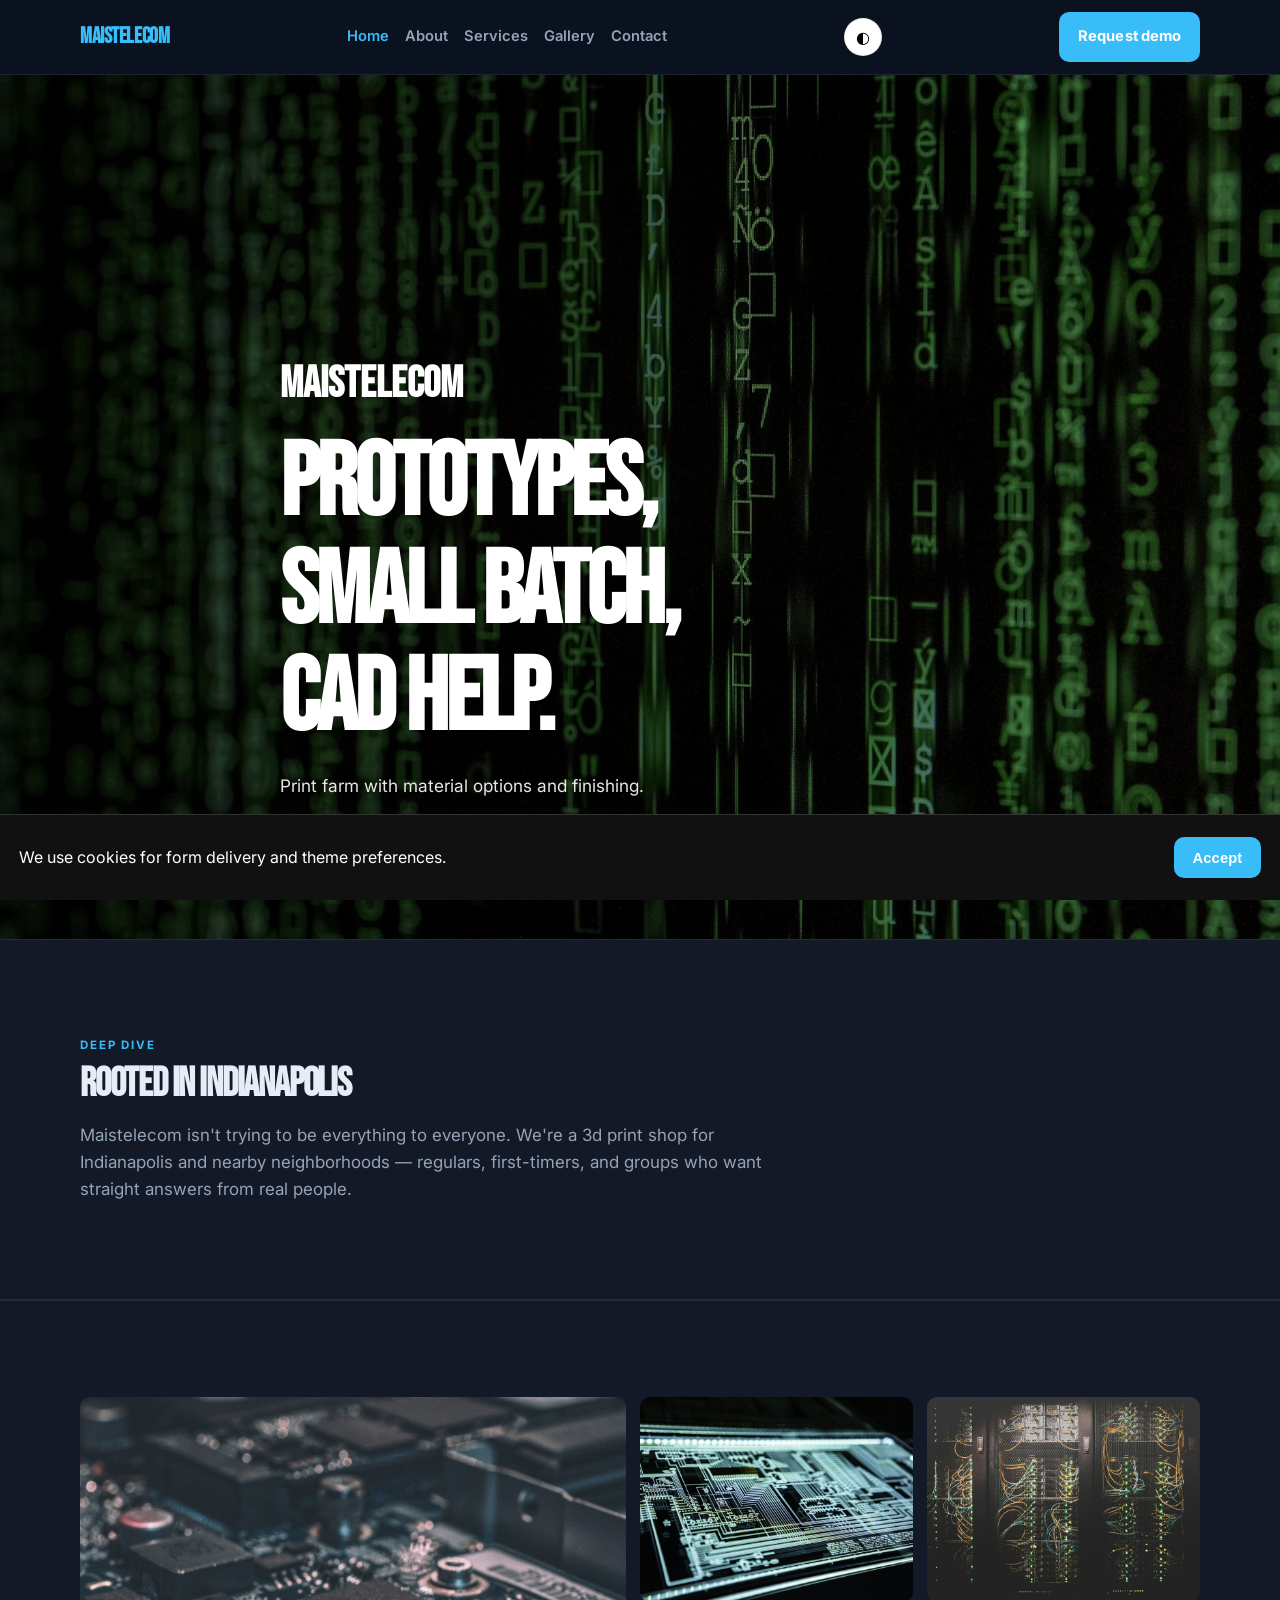
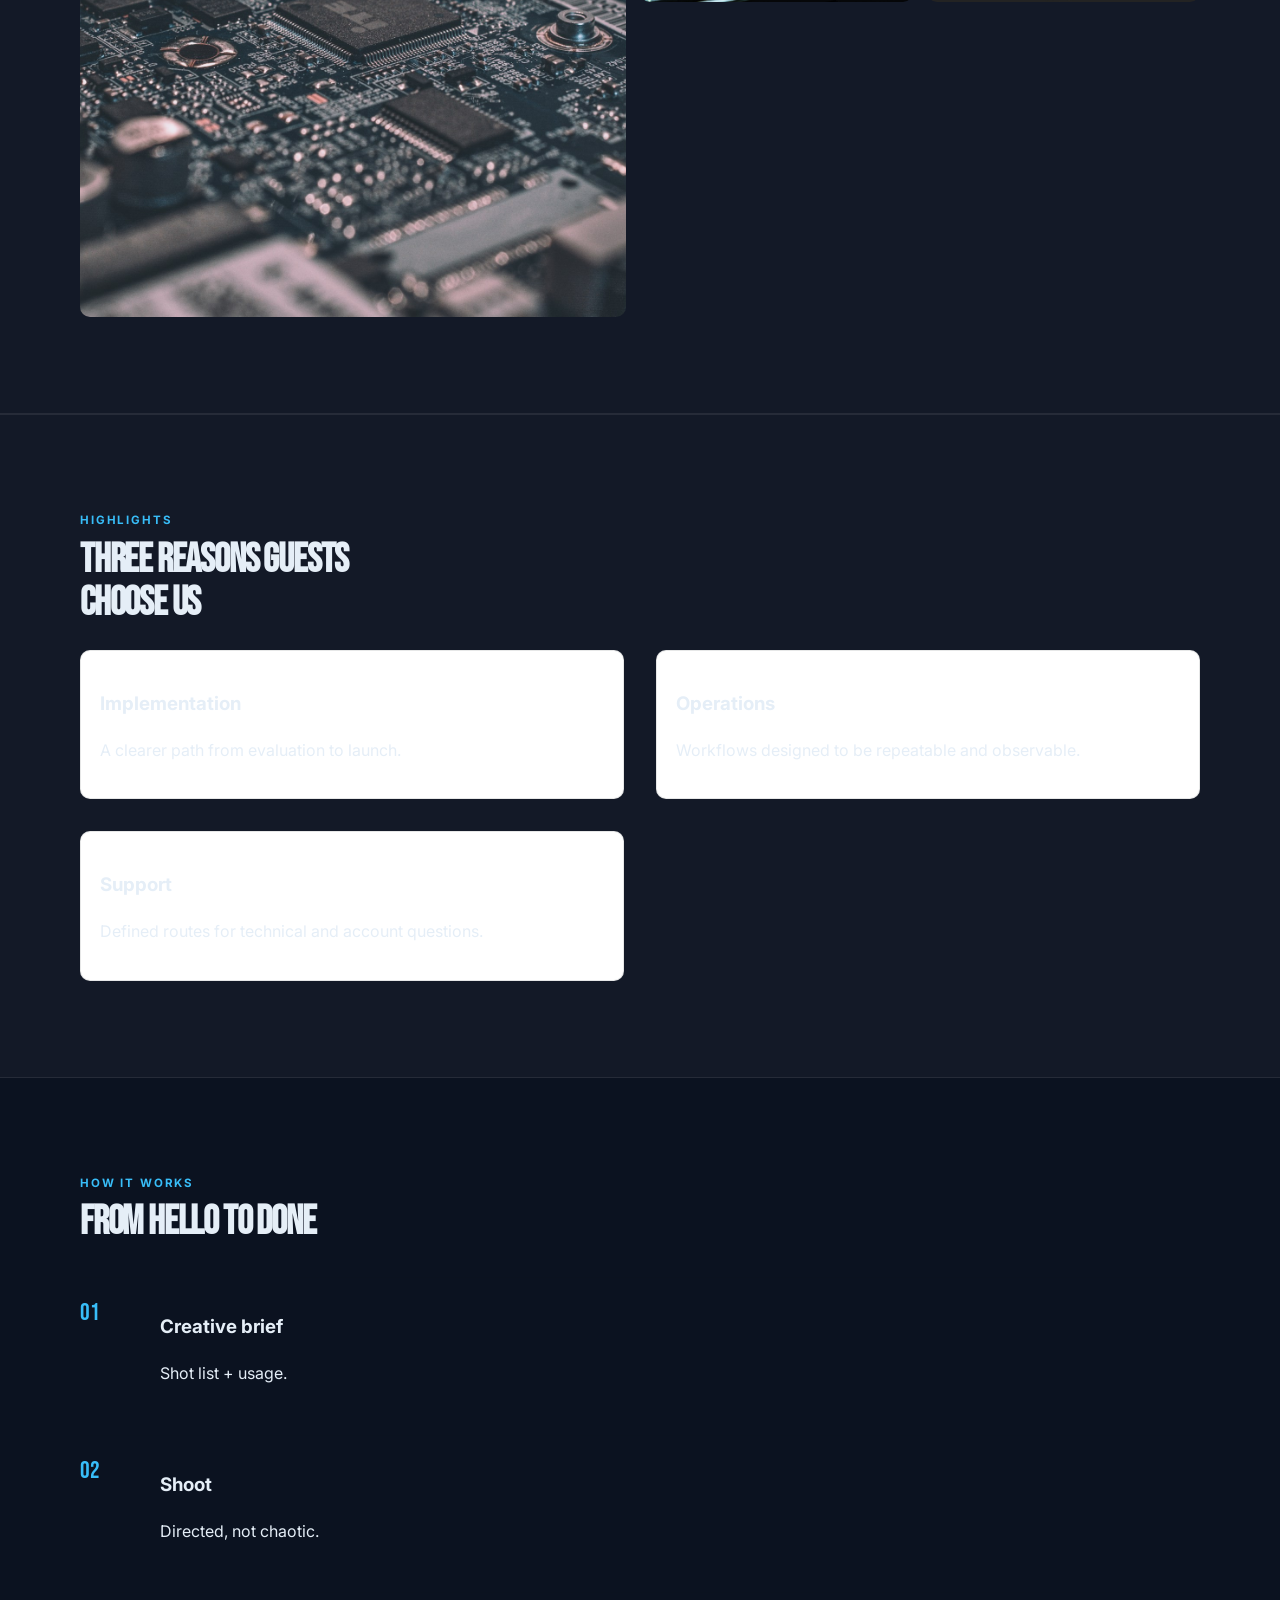
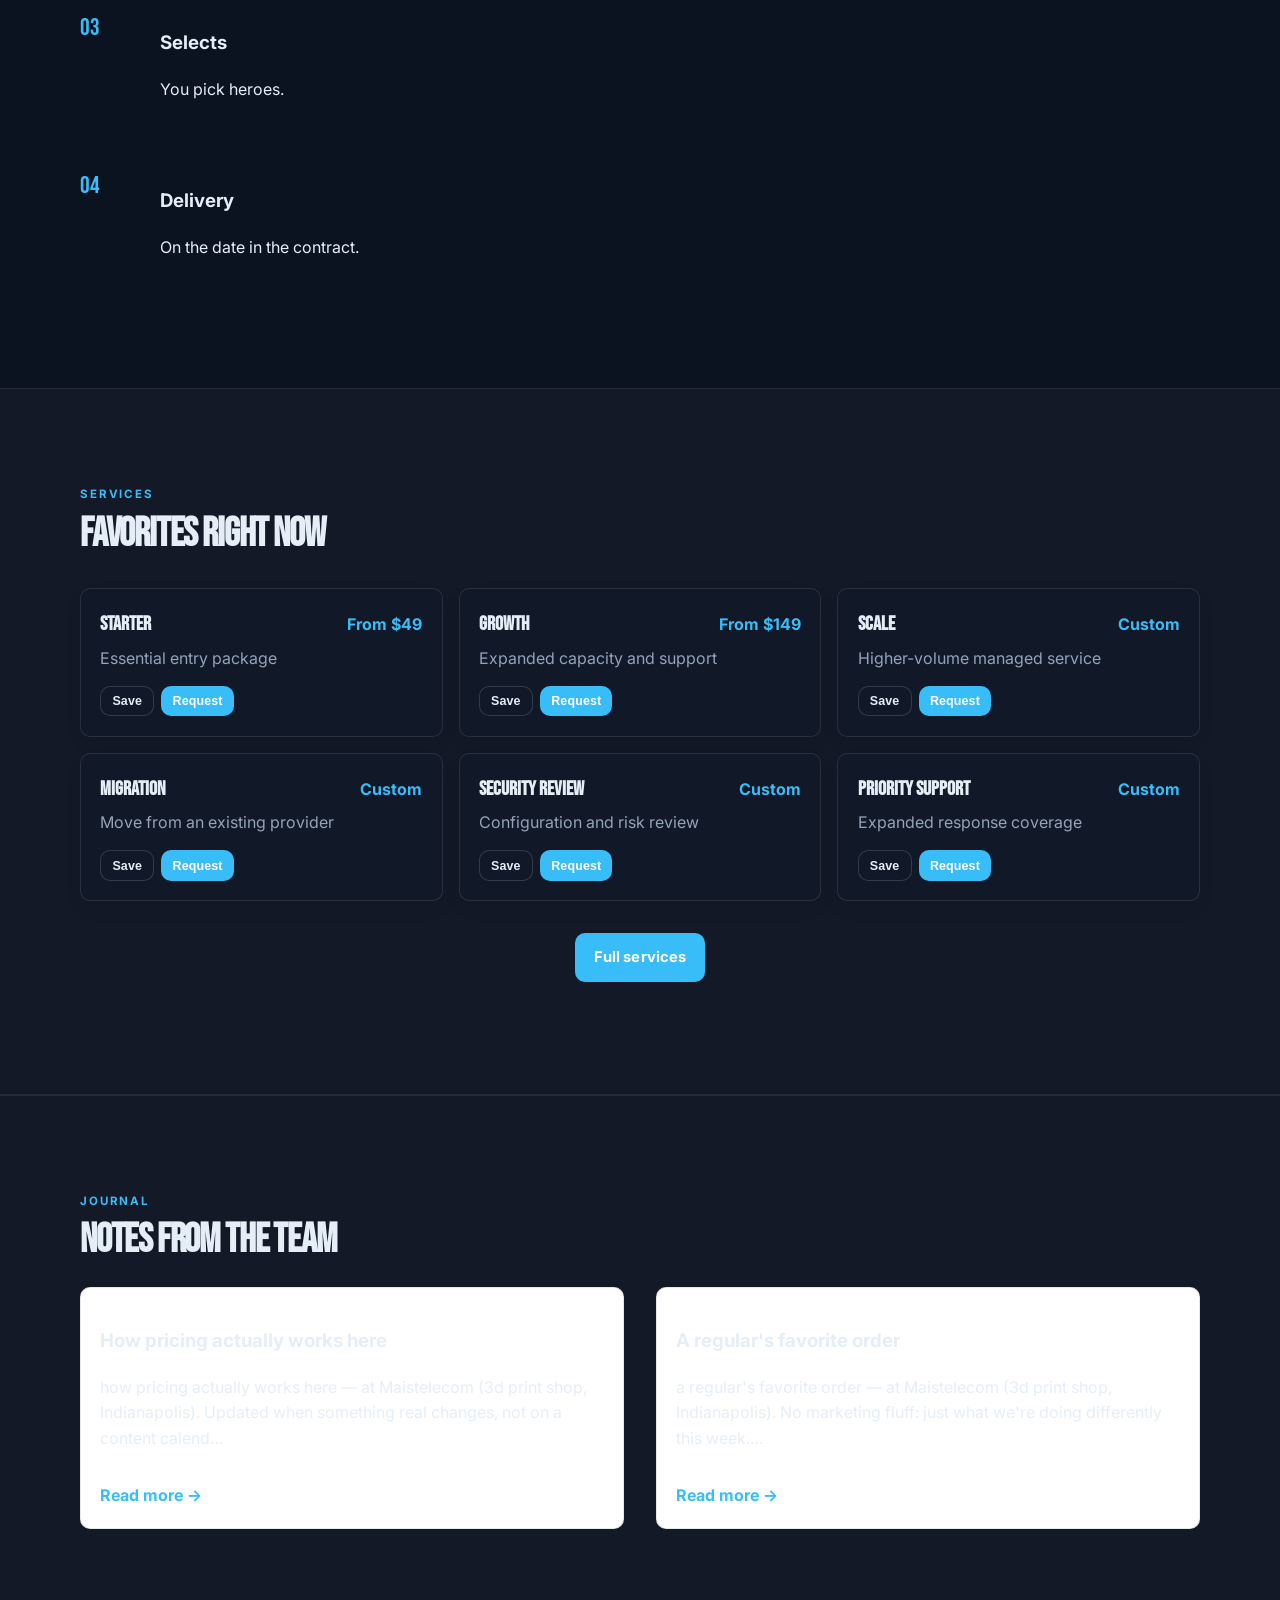
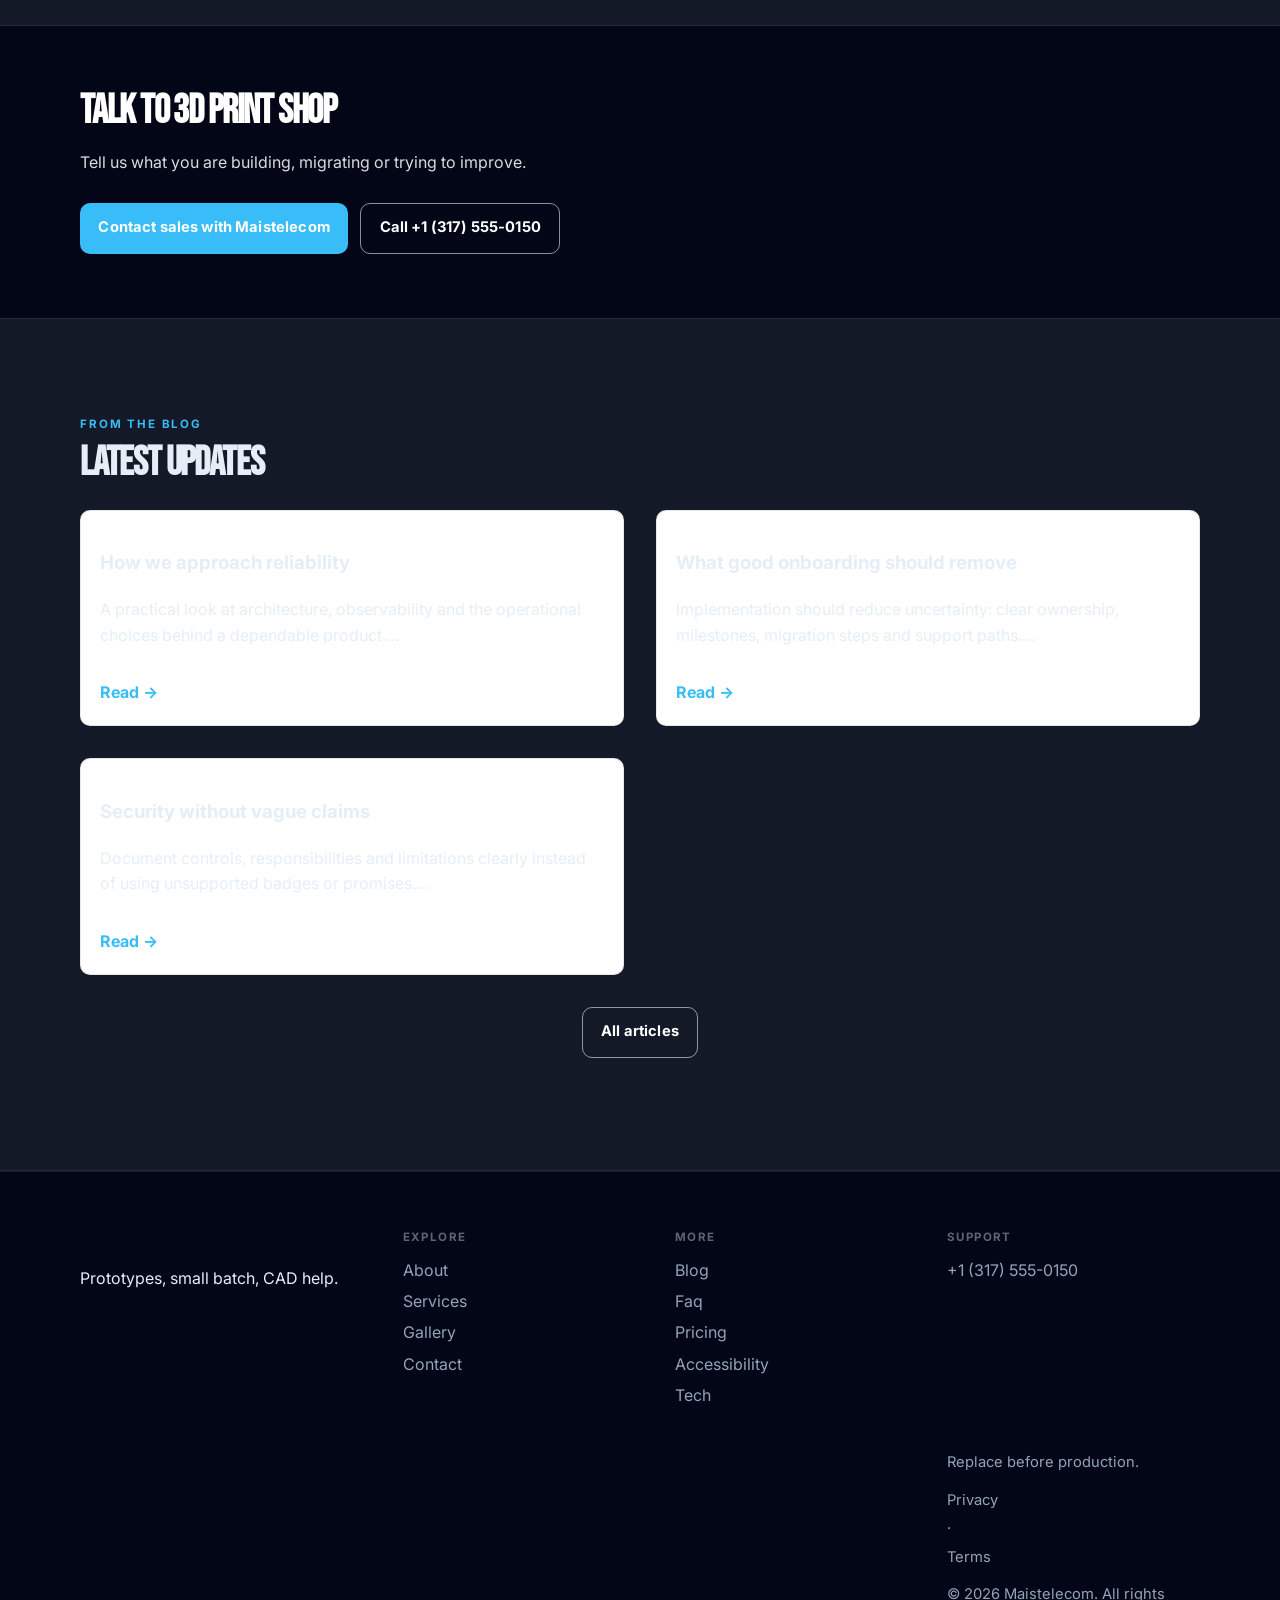
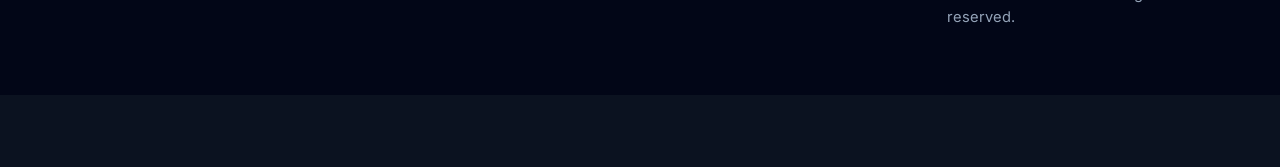
<file: index.html>
<!DOCTYPE html>
<html lang="en">
<head>
  <meta charset="UTF-8" />
  <meta name="viewport" content="width=device-width, initial-scale=1" />
  <title>Maistelecom | 3D Print Shop</title>
  <meta name="description" content="Maistelecom — Prototypes, small batch, CAD help." />
  <meta property="og:title" content="Maistelecom | 3D Print Shop" />
  <meta property="og:description" content="Maistelecom — Prototypes, small batch, CAD help." />
  <meta property="og:type" content="website" />
  <meta name="twitter:card" content="summary_large_image" />
  <meta name="twitter:title" content="Maistelecom | 3D Print Shop" />
  <meta name="twitter:description" content="Maistelecom — Prototypes, small batch, CAD help." />
  <meta property="og:image" content="assets/img-1.jpg" />
  <meta name="twitter:image" content="assets/img-1.jpg" />
  <meta property="og:url" content="https://maistelecom.github.io" />
  <script type="application/ld+json">{"@context": "https://schema.org", "@type": "LocalBusiness", "name": "Maistelecom", "description": "Prototypes, small batch, CAD help.", "url": "https://maistelecom.github.io", "image": "assets/img-1.jpg"}</script>
<script type="application/ld+json">{"@context": "https://schema.org", "@type": "FAQPage", "mainEntity": [{"@type": "Question", "name": "Where are you?", "acceptedAnswer": {"@type": "Answer", "text": "400 Monument Circle, Indianapolis, IN. See the map on Visit."}}, {"@type": "Question", "name": "How do I reach support?", "acceptedAnswer": {"@type": "Answer", "text": "Use the Contact form or email support@maistelecom.com. We reply during open hours."}}, {"@type": "Question", "name": "How do I book?", "acceptedAnswer": {"@type": "Answer", "text": "Send a message on Contact, email bookings@maistelecom.com, or call +1 (317) 555-0150."}}, {"@type": "Question", "name": "Are prices current?", "acceptedAnswer": {"@type": "Answer", "text": "Listed prices are current and may shift with seasons — we update this site when they do."}}, {"@type": "Question", "name": "Do you take groups?", "acceptedAnswer": {"@type": "Answer", "text": "Yes for many bookings — tell us the size and date and we'll confirm what Maistelecom can host."}}, {"@type": "Question", "name": "What should I bring?", "acceptedAnswer": {"@type": "Answer", "text": "Just yourself (and any notes on allergies, sizes, or preferences). We'll handle the rest."}}, {"@type": "Question", "name": "Where can I read updates?", "acceptedAnswer": {"@type": "Answer", "text": "Blog and Journal pages publish changes before social media."}}, {"@type": "Question", "name": "How do I join the team?", "acceptedAnswer": {"@type": "Answer", "text": "Open roles are listed on Careers — we reply to every application."}}, {"@type": "Question", "name": "Is the space accessible?", "acceptedAnswer": {"@type": "Answer", "text": "See our Accessibility page for entrance, seating and restroom notes."}}, {"@type": "Question", "name": "Can I book for someone else?", "acceptedAnswer": {"@type": "Answer", "text": "Yes — include their name and preferences in the contact form."}}]}</script>
<script type="application/ld+json">{"@context": "https://schema.org", "@type": "WebSite", "name": "Maistelecom", "url": "https://maistelecom.github.io", "description": "Prototypes, small batch, CAD help."}</script>
  <link rel="canonical" href="https://maistelecom.github.io/index.html" />
  <link rel="alternate" hreflang="en" href="https://maistelecom.github.io/index.html" />
  <link rel="alternate" hreflang="x-default" href="https://maistelecom.github.io/index.html" />
  <meta name="theme-color" content="#111111" />
  <link rel="preconnect" href="https://fonts.googleapis.com" />
  <link rel="preconnect" href="https://fonts.gstatic.com" crossorigin />
  <link href="https://fonts.googleapis.com/css2?family=Bebas+Neue&family=Inter:wght@400;500;600;700&display=swap" rel="stylesheet" />
  <link rel="stylesheet" href="styles.css" />
  <link rel="icon" href="favicon.svg" type="image/svg+xml" />
</head>
<body>

  <header class="top">
    <div class="shell bar">
      <a class="logo" href="index.html">Maistelecom</a>
      <button class="nav-toggle" type="button" aria-label="Open menu" data-nav-toggle>
        <span></span><span></span><span></span>
      </button>
      <nav data-nav><a href="index.html" class="on">Home</a><a href="about.html">About</a><a href="offerings.html">Services</a><a href="gallery.html">Gallery</a><a href="contact.html">Contact</a></nav>
      <button type="button" class="theme-toggle" data-theme-toggle aria-label="Toggle dark mode">◐</button>
      <a class="cta" href="contact.html" data-open-book>Request demo</a>
    </div>
  </header>
  <main>

    <section class="hero">
      <div class="hero-bg" style="background-image:url('assets/img-1.jpg')"></div>
      <div class="hero-shade"></div>
      <div class="shell hero-copy">
        <p class="brand">Maistelecom</p>
        <h1>Prototypes, small batch, CAD help.</h1>
        <p class="lede">Print farm with material options and finishing.</p>
        <div class="actions">
          <a class="btn solid" href="offerings.html">See services</a>
          <a class="btn line" href="contact.html">Hours &amp; location</a>
        </div>
      </div>
    </section><section class="block tint">
      <div class="shell prose-block">
        <p class="eyebrow">Deep dive</p>
        <h2>Rooted in Indianapolis</h2>
        <p class="lead wide">Maistelecom isn&#x27;t trying to be everything to everyone. We&#x27;re a 3d print shop for Indianapolis and nearby neighborhoods — regulars, first-timers, and groups who want straight answers from real people.</p>
      </div>
    </section><section class="block tint">
      <div class="shell mosaic">
        <img src="assets/img-10.jpg" alt="Everyday excellence" loading="lazy" />
        <img src="assets/img-11.jpg" alt="Team moment" loading="lazy" />
        <img src="assets/img-12.jpg" alt="Finished work" loading="lazy" />
      </div>
    </section><section class="block tint">
      <div class="shell">
        <p class="eyebrow">Highlights</p>
        <h2>Three reasons guests choose us</h2>
        <div class="value-grid"><article><h3>Implementation</h3><p>A clearer path from evaluation to launch.</p></article>
<article><h3>Operations</h3><p>Workflows designed to be repeatable and observable.</p></article>
<article><h3>Support</h3><p>Defined routes for technical and account questions.</p></article></div>
      </div>
    </section><section class="block">
      <div class="shell">
        <p class="eyebrow">How it works</p>
        <h2>From hello to done</h2>
        <ol class="process"><li><span>01</span><div><h3>Creative brief</h3><p>Shot list + usage.</p></div></li>
<li><span>02</span><div><h3>Shoot</h3><p>Directed, not chaotic.</p></div></li>
<li><span>03</span><div><h3>Selects</h3><p>You pick heroes.</p></div></li>
<li><span>04</span><div><h3>Delivery</h3><p>On the date in the contract.</p></div></li></ol>
      </div>
    </section><section class="block tint">
      <div class="shell">
        <p class="eyebrow">Services</p>
        <h2>Favorites right now</h2>
        <div class="menu-grid"><article class="item" data-item="Starter">
          <div class="item-top"><h3>Starter</h3><span class="price">From $49</span></div>
          <p>Essential entry package</p>
          <div class="item-actions">
            <button type="button" class="btn quiet mini" data-save-item data-name="Starter">Save</button>
            <button type="button" class="btn solid mini" data-open-book data-pref="Starter">Request</button>
          </div>
        </article>
<article class="item" data-item="Growth">
          <div class="item-top"><h3>Growth</h3><span class="price">From $149</span></div>
          <p>Expanded capacity and support</p>
          <div class="item-actions">
            <button type="button" class="btn quiet mini" data-save-item data-name="Growth">Save</button>
            <button type="button" class="btn solid mini" data-open-book data-pref="Growth">Request</button>
          </div>
        </article>
<article class="item" data-item="Scale">
          <div class="item-top"><h3>Scale</h3><span class="price">Custom</span></div>
          <p>Higher-volume managed service</p>
          <div class="item-actions">
            <button type="button" class="btn quiet mini" data-save-item data-name="Scale">Save</button>
            <button type="button" class="btn solid mini" data-open-book data-pref="Scale">Request</button>
          </div>
        </article>
<article class="item" data-item="Migration">
          <div class="item-top"><h3>Migration</h3><span class="price">Custom</span></div>
          <p>Move from an existing provider</p>
          <div class="item-actions">
            <button type="button" class="btn quiet mini" data-save-item data-name="Migration">Save</button>
            <button type="button" class="btn solid mini" data-open-book data-pref="Migration">Request</button>
          </div>
        </article>
<article class="item" data-item="Security Review">
          <div class="item-top"><h3>Security Review</h3><span class="price">Custom</span></div>
          <p>Configuration and risk review</p>
          <div class="item-actions">
            <button type="button" class="btn quiet mini" data-save-item data-name="Security Review">Save</button>
            <button type="button" class="btn solid mini" data-open-book data-pref="Security Review">Request</button>
          </div>
        </article>
<article class="item" data-item="Priority Support">
          <div class="item-top"><h3>Priority Support</h3><span class="price">Custom</span></div>
          <p>Expanded response coverage</p>
          <div class="item-actions">
            <button type="button" class="btn quiet mini" data-save-item data-name="Priority Support">Save</button>
            <button type="button" class="btn solid mini" data-open-book data-pref="Priority Support">Request</button>
          </div>
        </article></div>
        <p class="center-cta"><a class="btn solid" href="offerings.html">Full services</a></p>
      </div>
    </section><section class="block tint">
      <div class="shell">
        <p class="eyebrow">Journal</p>
        <h2>Notes from the team</h2>
        <div class="value-grid"><article class="journal-card"><h3>How pricing actually works here</h3><p>how pricing actually works here — at Maistelecom (3d print shop, Indianapolis). Updated when something real changes, not on a content calend…</p><a class="textlink" href="blog.html">Read more →</a></article><article class="journal-card"><h3>A regular&#x27;s favorite order</h3><p>a regular&#x27;s favorite order — at Maistelecom (3d print shop, Indianapolis). No marketing fluff: just what we&#x27;re doing differently this week.…</p><a class="textlink" href="blog.html">Read more →</a></article></div>
      </div>
    </section><section class="cta-band">
      <div class="shell">
        <h2>Talk to 3D Print Shop</h2>
        <p>Tell us what you are building, migrating or trying to improve.</p>
        <div class="actions">
          <a class="btn solid" href="contact.html">Contact sales with Maistelecom</a>
          <a class="btn line" href="tel:+13175550150">Call +1 (317) 555-0150</a>
        </div>
      </div>
    </section><section class="block tint">
      <div class="shell">
        <p class="eyebrow">From the blog</p>
        <h2>Latest updates</h2>
        <div class="value-grid"><article class="journal-card reveal">
          <h3>How we approach reliability</h3>
          <p>A practical look at architecture, observability and the operational choices behind a dependable product.…</p>
          <a class="textlink" href="blog.html">Read →</a>
        </article><article class="journal-card reveal">
          <h3>What good onboarding should remove</h3>
          <p>Implementation should reduce uncertainty: clear ownership, milestones, migration steps and support paths.…</p>
          <a class="textlink" href="blog.html">Read →</a>
        </article><article class="journal-card reveal">
          <h3>Security without vague claims</h3>
          <p>Document controls, responsibilities and limitations clearly instead of using unsupported badges or promises.…</p>
          <a class="textlink" href="blog.html">Read →</a>
        </article></div>
        <p class="center-cta"><a class="btn line" href="blog.html">All articles</a></p>
      </div>
    </section>
  </main>

  <footer class="foot">
    <div class="shell foot-grid">
      <div>
        <strong>Maistelecom</strong>
        <p>Prototypes, small batch, CAD help.</p>
        
      </div>
      <div>
        <p class="fh">Explore</p>
        <a href="about.html">About</a><a href="offerings.html">Services</a><a href="gallery.html">Gallery</a><a href="contact.html">Contact</a>
      </div>
      <div>
        <p class="fh">More</p>
        <a href="blog.html">Blog</a><a href="faq.html">Faq</a><a href="pricing.html">Pricing</a><a href="accessibility.html">Accessibility</a><a href="tech.html">Tech</a>
      </div>
      <div>
        <p class="fh">Support</p>
        <a href="tel:+13175550150">+1 (317) 555-0150</a>
        <p class="mail-plain">support@maistelecom.com</p>
        <p class="mail-plain">hello@maistelecom.com</p>
        
        <p class="foot-meta"><strong>Demo contact details</strong><br/>Replace before production.</p>
        <p class="foot-meta"><a href="privacy.html">Privacy</a> · <a href="terms.html">Terms</a></p>
        <p class="foot-meta">© 2026 Maistelecom. All rights reserved.</p>
      </div>
    </div>
  </footer>
  <div class="cookie-bar" data-cookie-bar hidden>
    <p>We use cookies for form delivery and theme preferences.</p>
    <button type="button" class="btn solid" data-cookie-accept>Accept</button>
  </div>
  <div class="mobile-cta">
    <a href="tel:+13175550150">Call</a>
    <button type="button" data-open-book>Contact sales</button>
    
  </div>
  <div class="toast" data-toast hidden></div>

  <div class="modal" data-book-modal hidden>
    <div class="modal-card">
      <button class="modal-close" type="button" data-close-book aria-label="Close">×</button>
      <p class="eyebrow">Quick request</p>
      <h3>Contact Maistelecom</h3>
      <p class="lead">Send the essentials and we will reply by email.</p>
      <form class="contact-form compact" data-quick-book data-support="support@maistelecom.com">
        <label>Name<input name="name" required placeholder="Your name" /></label>
        <label>Email<input type="email" name="email" required placeholder="you@email.com" /></label>
        <label>Timing<input name="when" required placeholder="Preferred date or timeline" /></label>
        <label>Notes<textarea name="message" rows="3" placeholder="Project, product, service or other details…"></textarea></label>
        <button class="btn solid" type="submit">Contact sales</button>
      </form>
    </div>
  </div>

  <div class="lightbox" data-lightbox hidden>
    <button class="modal-close" type="button" data-lightbox-close aria-label="Close">×</button>
    <img data-lightbox-img alt="" />
    <div class="lightbox-nav">
      <button type="button" data-lightbox-prev>‹</button>
      <button type="button" data-lightbox-next>›</button>
    </div>
  </div>
  <script src="site.js"></script>
</body></html>
</file>
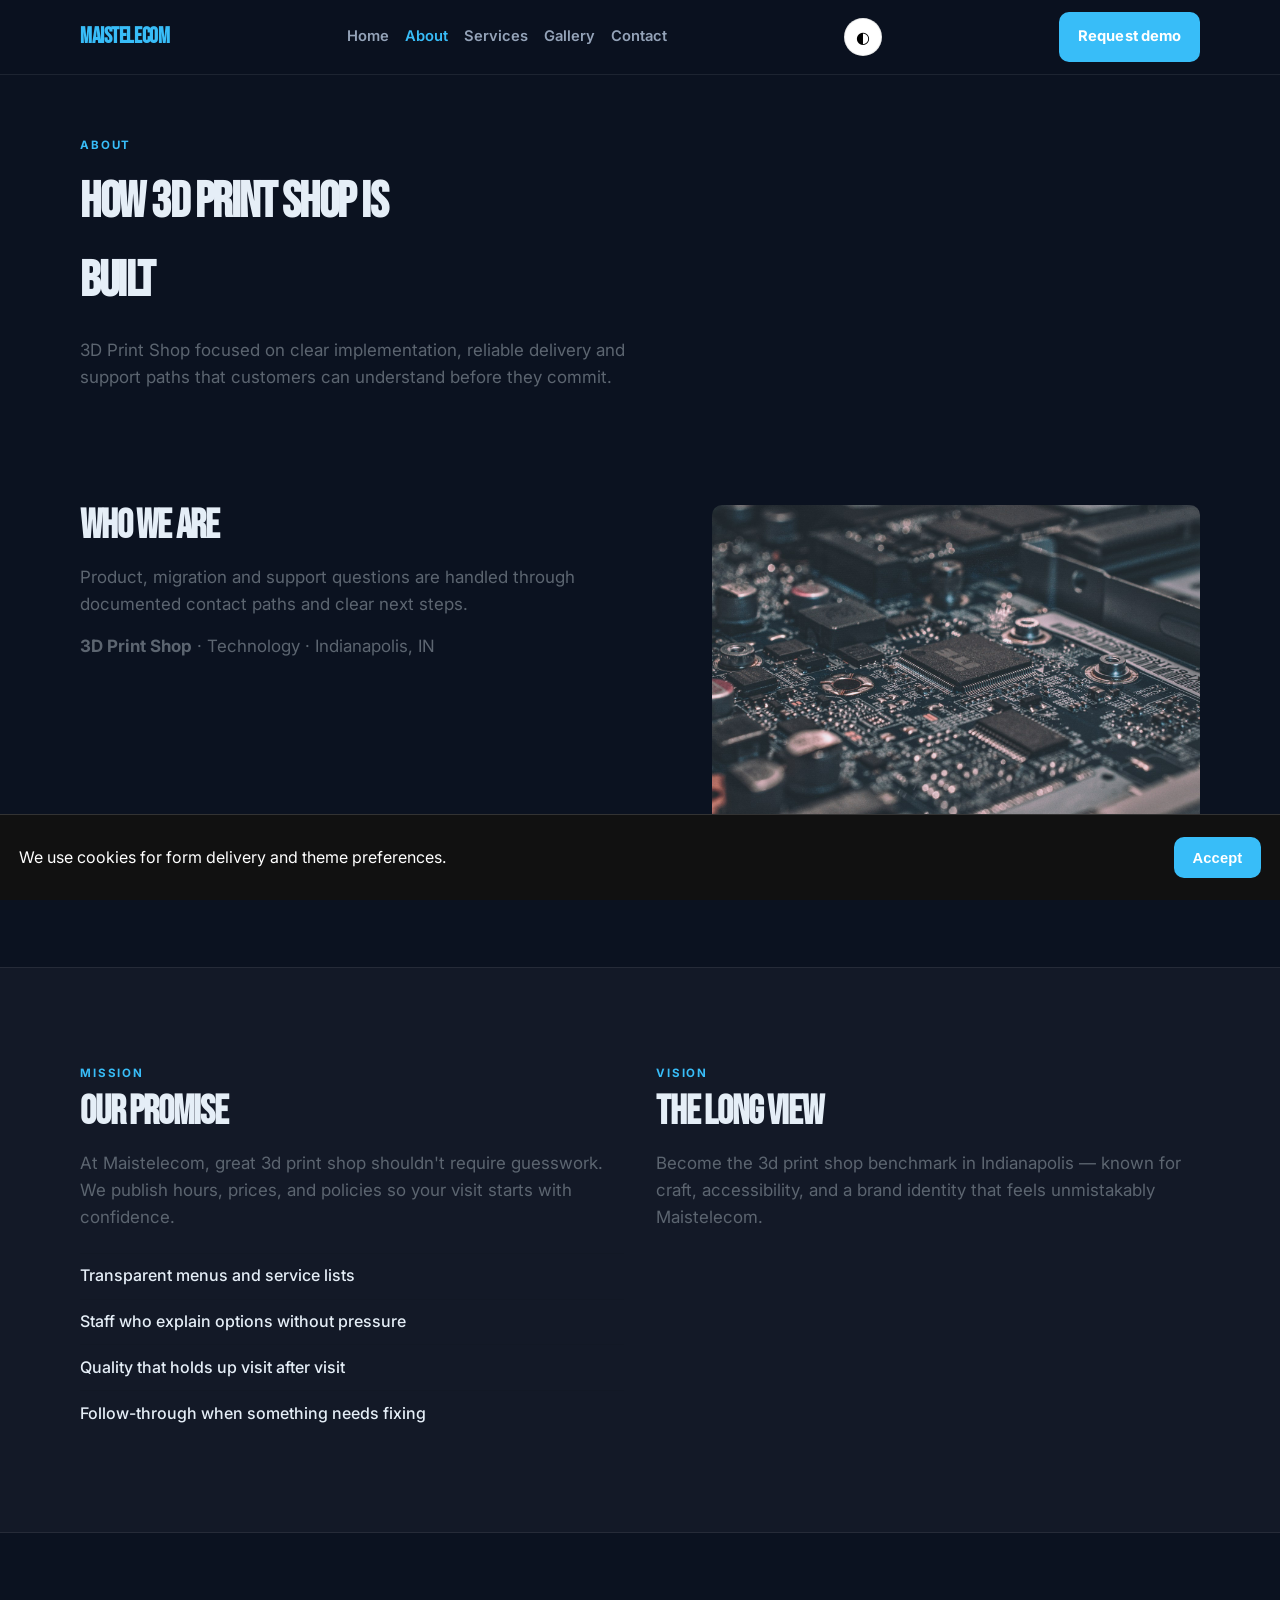
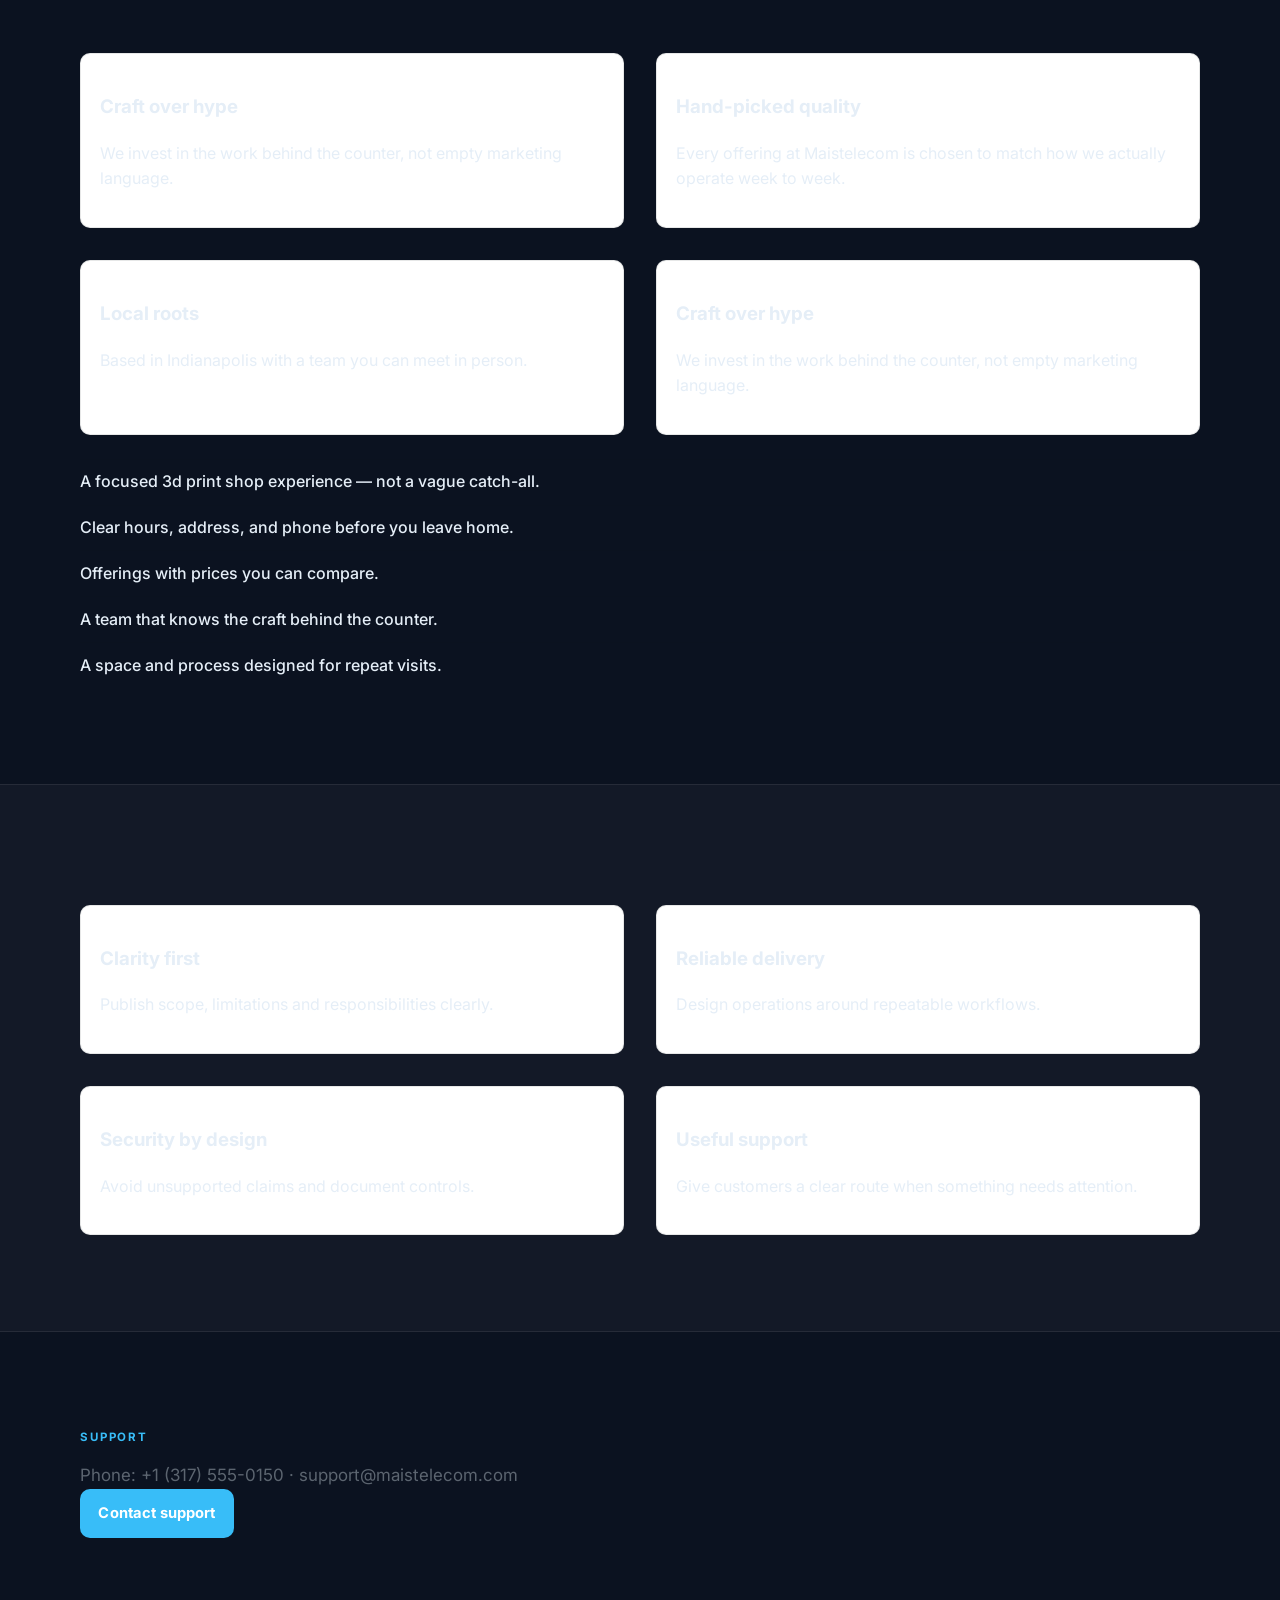
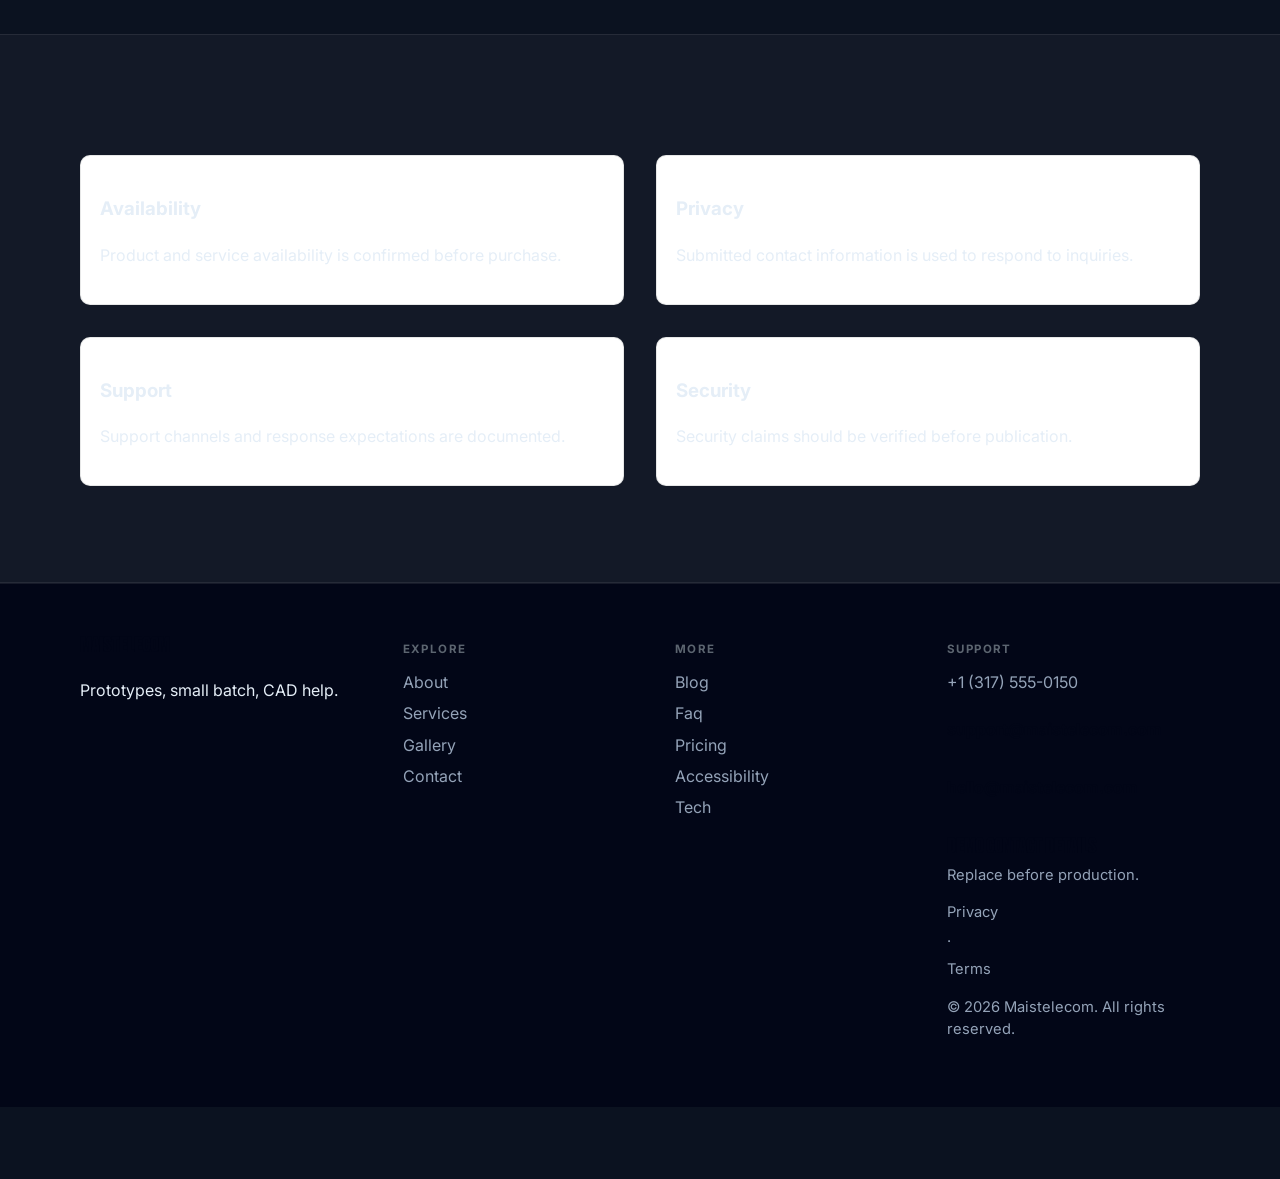
<file: about.html>
<!DOCTYPE html>
<html lang="en">
<head>
  <meta charset="UTF-8" />
  <meta name="viewport" content="width=device-width, initial-scale=1" />
  <title>About | Maistelecom</title>
  <meta name="description" content="3D Print Shop focused on clear implementation, reliable delivery and support paths that customers can understand before they commit." />
  <meta property="og:title" content="About | Maistelecom" />
  <meta property="og:description" content="3D Print Shop focused on clear implementation, reliable delivery and support paths that customers can understand before they commit." />
  <meta property="og:type" content="website" />
  <meta name="twitter:card" content="summary_large_image" />
  <meta name="twitter:title" content="About | Maistelecom" />
  <meta name="twitter:description" content="3D Print Shop focused on clear implementation, reliable delivery and support paths that customers can understand before they commit." />
  <meta property="og:image" content="assets/img-1.jpg" />
  <meta name="twitter:image" content="assets/img-1.jpg" />
  <meta property="og:url" content="https://maistelecom.github.io" />
  <script type="application/ld+json">{"@context": "https://schema.org", "@type": "LocalBusiness", "name": "Maistelecom", "description": "Prototypes, small batch, CAD help.", "url": "https://maistelecom.github.io", "image": "assets/img-1.jpg"}</script>
<script type="application/ld+json">{"@context": "https://schema.org", "@type": "FAQPage", "mainEntity": [{"@type": "Question", "name": "Where are you?", "acceptedAnswer": {"@type": "Answer", "text": "400 Monument Circle, Indianapolis, IN. See the map on Visit."}}, {"@type": "Question", "name": "How do I reach support?", "acceptedAnswer": {"@type": "Answer", "text": "Use the Contact form or email support@maistelecom.com. We reply during open hours."}}, {"@type": "Question", "name": "How do I book?", "acceptedAnswer": {"@type": "Answer", "text": "Send a message on Contact, email bookings@maistelecom.com, or call +1 (317) 555-0150."}}, {"@type": "Question", "name": "Are prices current?", "acceptedAnswer": {"@type": "Answer", "text": "Listed prices are current and may shift with seasons — we update this site when they do."}}, {"@type": "Question", "name": "Do you take groups?", "acceptedAnswer": {"@type": "Answer", "text": "Yes for many bookings — tell us the size and date and we'll confirm what Maistelecom can host."}}, {"@type": "Question", "name": "What should I bring?", "acceptedAnswer": {"@type": "Answer", "text": "Just yourself (and any notes on allergies, sizes, or preferences). We'll handle the rest."}}, {"@type": "Question", "name": "Where can I read updates?", "acceptedAnswer": {"@type": "Answer", "text": "Blog and Journal pages publish changes before social media."}}, {"@type": "Question", "name": "How do I join the team?", "acceptedAnswer": {"@type": "Answer", "text": "Open roles are listed on Careers — we reply to every application."}}, {"@type": "Question", "name": "Is the space accessible?", "acceptedAnswer": {"@type": "Answer", "text": "See our Accessibility page for entrance, seating and restroom notes."}}, {"@type": "Question", "name": "Can I book for someone else?", "acceptedAnswer": {"@type": "Answer", "text": "Yes — include their name and preferences in the contact form."}}]}</script>
<script type="application/ld+json">{"@context": "https://schema.org", "@type": "WebSite", "name": "Maistelecom", "url": "https://maistelecom.github.io", "description": "Prototypes, small batch, CAD help."}</script>
  <link rel="canonical" href="https://maistelecom.github.io/about.html" />
  <link rel="alternate" hreflang="en" href="https://maistelecom.github.io/about.html" />
  <link rel="alternate" hreflang="x-default" href="https://maistelecom.github.io/index.html" />
  <meta name="theme-color" content="#111111" />
  <link rel="preconnect" href="https://fonts.googleapis.com" />
  <link rel="preconnect" href="https://fonts.gstatic.com" crossorigin />
  <link href="https://fonts.googleapis.com/css2?family=Bebas+Neue&family=Inter:wght@400;500;600;700&display=swap" rel="stylesheet" />
  <link rel="stylesheet" href="styles.css" />
  <link rel="icon" href="favicon.svg" type="image/svg+xml" />
</head>
<body>

  <header class="top">
    <div class="shell bar">
      <a class="logo" href="index.html">Maistelecom</a>
      <button class="nav-toggle" type="button" aria-label="Open menu" data-nav-toggle>
        <span></span><span></span><span></span>
      </button>
      <nav data-nav><a href="index.html">Home</a><a href="about.html" class="on">About</a><a href="offerings.html">Services</a><a href="gallery.html">Gallery</a><a href="contact.html">Contact</a></nav>
      <button type="button" class="theme-toggle" data-theme-toggle aria-label="Toggle dark mode">◐</button>
      <a class="cta" href="contact.html" data-open-book>Request demo</a>
    </div>
  </header>  <main class="page">
    <section class="page-hero"><div class="shell">
      <p class="eyebrow">About</p>
      <h1>How 3D Print Shop is built</h1>
      <p class="lead">3D Print Shop focused on clear implementation, reliable delivery and support paths that customers can understand before they commit.</p>
    </div></section>
    <section class="block"><div class="shell split">
      <div><h2>Who we are</h2><p class="lead">Product, migration and support questions are handled through documented contact paths and clear next steps.</p>
      <p class="lead"><strong>3D Print Shop</strong> · Technology · Indianapolis, IN</p></div>
      <img class="solo" src="assets/img-4.jpg" alt="Maistelecom" />
    </div></section>
    <section class="block tint"><div class="shell two-col">
      <article><p class="eyebrow">Mission</p><h2>Our promise</h2><p class="lead">At Maistelecom, great 3d print shop shouldn't require guesswork. We publish hours, prices, and policies so your visit starts with confidence.</p>
      <ul class="checks"><li>Transparent menus and service lists</li><li>Staff who explain options without pressure</li><li>Quality that holds up visit after visit</li><li>Follow-through when something needs fixing</li></ul></article>
      <article><p class="eyebrow">Vision</p><h2>The long view</h2><p class="lead">Become the 3d print shop benchmark in Indianapolis — known for craft, accessibility, and a brand identity that feels unmistakably Maistelecom.</p></article>
    </div></section>
    <section class="block"><div class="shell"><div class="value-grid"><article><h3>Craft over hype</h3><p>We invest in the work behind the counter, not empty marketing language.</p></article>
<article><h3>Hand-picked quality</h3><p>Every offering at Maistelecom is chosen to match how we actually operate week to week.</p></article>
<article><h3>Local roots</h3><p>Based in Indianapolis with a team you can meet in person.</p></article>
<article><h3>Craft over hype</h3><p>We invest in the work behind the counter, not empty marketing language.</p></article></div><ul class="checks" style="margin-top:1.5rem"><li>A focused 3d print shop experience — not a vague catch-all.</li>
<li>Clear hours, address, and phone before you leave home.</li>
<li>Offerings with prices you can compare.</li>
<li>A team that knows the craft behind the counter.</li>
<li>A space and process designed for repeat visits.</li></ul></div></section>
    <section class="block tint"><div class="shell"><div class="value-grid"><article><h3>Clarity first</h3><p>Publish scope, limitations and responsibilities clearly.</p></article>
<article><h3>Reliable delivery</h3><p>Design operations around repeatable workflows.</p></article>
<article><h3>Security by design</h3><p>Avoid unsupported claims and document controls.</p></article>
<article><h3>Useful support</h3><p>Give customers a clear route when something needs attention.</p></article></div></div></section>
    
    <section class="block"><div class="shell"><p class="eyebrow">Support</p><p class="lead">Phone: +1 (317) 555-0150 · support@maistelecom.com</p>
    <a class="btn solid" href="contact.html">Contact support</a></div></section>
    <section class="block tint"><div class="shell"><div class="value-grid"><article><h3>Availability</h3><p>Product and service availability is confirmed before purchase.</p></article>
<article><h3>Privacy</h3><p>Submitted contact information is used to respond to inquiries.</p></article>
<article><h3>Support</h3><p>Support channels and response expectations are documented.</p></article>
<article><h3>Security</h3><p>Security claims should be verified before publication.</p></article></div></div></section>
  </main>
  <footer class="foot">
    <div class="shell foot-grid">
      <div>
        <strong>Maistelecom</strong>
        <p>Prototypes, small batch, CAD help.</p>
        
      </div>
      <div>
        <p class="fh">Explore</p>
        <a href="about.html">About</a><a href="offerings.html">Services</a><a href="gallery.html">Gallery</a><a href="contact.html">Contact</a>
      </div>
      <div>
        <p class="fh">More</p>
        <a href="blog.html">Blog</a><a href="faq.html">Faq</a><a href="pricing.html">Pricing</a><a href="accessibility.html">Accessibility</a><a href="tech.html">Tech</a>
      </div>
      <div>
        <p class="fh">Support</p>
        <a href="tel:+13175550150">+1 (317) 555-0150</a>
        <p class="mail-plain">support@maistelecom.com</p>
        <p class="mail-plain">hello@maistelecom.com</p>
        
        <p class="foot-meta"><strong>Demo contact details</strong><br/>Replace before production.</p>
        <p class="foot-meta"><a href="privacy.html">Privacy</a> · <a href="terms.html">Terms</a></p>
        <p class="foot-meta">© 2026 Maistelecom. All rights reserved.</p>
      </div>
    </div>
  </footer>
  <div class="cookie-bar" data-cookie-bar hidden>
    <p>We use cookies for form delivery and theme preferences.</p>
    <button type="button" class="btn solid" data-cookie-accept>Accept</button>
  </div>
  <div class="mobile-cta">
    <a href="tel:+13175550150">Call</a>
    <button type="button" data-open-book>Contact sales</button>
    
  </div>
  <div class="toast" data-toast hidden></div>

  <div class="modal" data-book-modal hidden>
    <div class="modal-card">
      <button class="modal-close" type="button" data-close-book aria-label="Close">×</button>
      <p class="eyebrow">Quick request</p>
      <h3>Contact Maistelecom</h3>
      <p class="lead">Send the essentials and we will reply by email.</p>
      <form class="contact-form compact" data-quick-book data-support="support@maistelecom.com">
        <label>Name<input name="name" required placeholder="Your name" /></label>
        <label>Email<input type="email" name="email" required placeholder="you@email.com" /></label>
        <label>Timing<input name="when" required placeholder="Preferred date or timeline" /></label>
        <label>Notes<textarea name="message" rows="3" placeholder="Project, product, service or other details…"></textarea></label>
        <button class="btn solid" type="submit">Contact sales</button>
      </form>
    </div>
  </div>

  <div class="lightbox" data-lightbox hidden>
    <button class="modal-close" type="button" data-lightbox-close aria-label="Close">×</button>
    <img data-lightbox-img alt="" />
    <div class="lightbox-nav">
      <button type="button" data-lightbox-prev>‹</button>
      <button type="button" data-lightbox-next>›</button>
    </div>
  </div>
  <script src="site.js"></script>
</body></html>
</file>
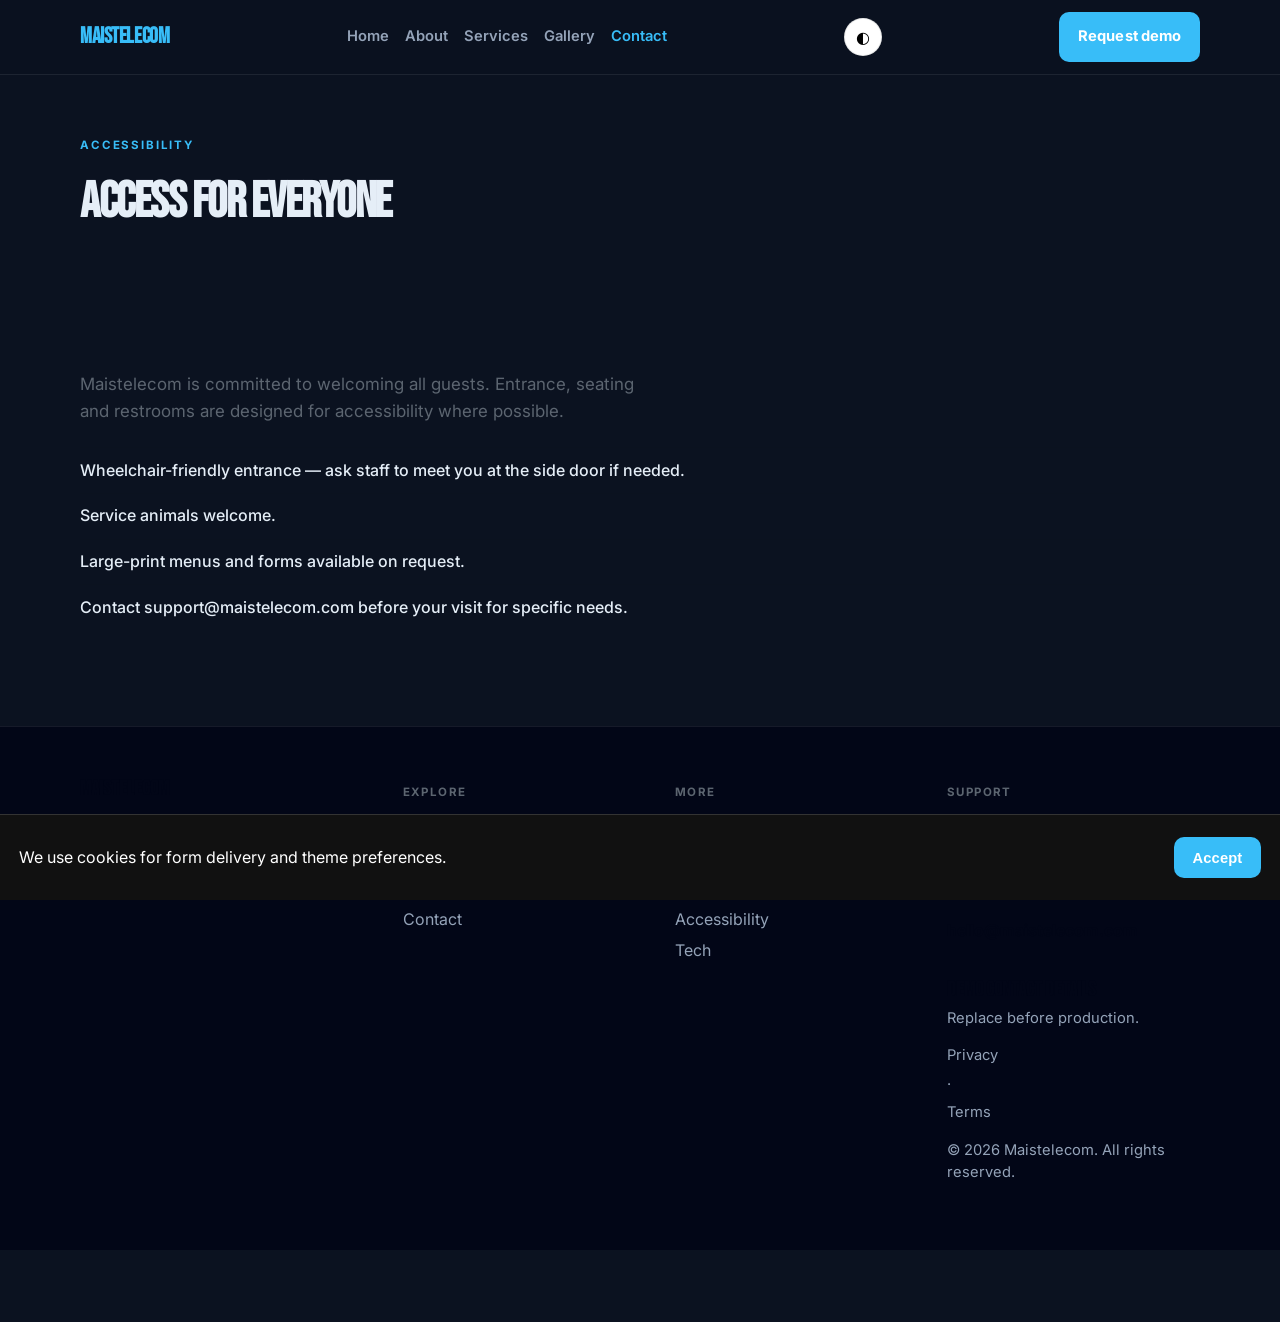
<file: accessibility.html>
<!DOCTYPE html>
<html lang="en">
<head>
  <meta charset="UTF-8" />
  <meta name="viewport" content="width=device-width, initial-scale=1" />
  <title>Accessibility | Maistelecom</title>
  <meta name="description" content="Accessibility statement" />
  <meta property="og:title" content="Accessibility | Maistelecom" />
  <meta property="og:description" content="Accessibility statement" />
  <meta property="og:type" content="website" />
  <meta name="twitter:card" content="summary_large_image" />
  <meta name="twitter:title" content="Accessibility | Maistelecom" />
  <meta name="twitter:description" content="Accessibility statement" />
  <meta property="og:image" content="assets/img-1.jpg" />
  <meta name="twitter:image" content="assets/img-1.jpg" />
  <meta property="og:url" content="https://maistelecom.github.io" />
  <script type="application/ld+json">{"@context": "https://schema.org", "@type": "LocalBusiness", "name": "Maistelecom", "description": "Prototypes, small batch, CAD help.", "url": "https://maistelecom.github.io", "image": "assets/img-1.jpg"}</script>
<script type="application/ld+json">{"@context": "https://schema.org", "@type": "FAQPage", "mainEntity": [{"@type": "Question", "name": "Where are you?", "acceptedAnswer": {"@type": "Answer", "text": "400 Monument Circle, Indianapolis, IN. See the map on Visit."}}, {"@type": "Question", "name": "How do I reach support?", "acceptedAnswer": {"@type": "Answer", "text": "Use the Contact form or email support@maistelecom.com. We reply during open hours."}}, {"@type": "Question", "name": "How do I book?", "acceptedAnswer": {"@type": "Answer", "text": "Send a message on Contact, email bookings@maistelecom.com, or call +1 (317) 555-0150."}}, {"@type": "Question", "name": "Are prices current?", "acceptedAnswer": {"@type": "Answer", "text": "Listed prices are current and may shift with seasons — we update this site when they do."}}, {"@type": "Question", "name": "Do you take groups?", "acceptedAnswer": {"@type": "Answer", "text": "Yes for many bookings — tell us the size and date and we'll confirm what Maistelecom can host."}}, {"@type": "Question", "name": "What should I bring?", "acceptedAnswer": {"@type": "Answer", "text": "Just yourself (and any notes on allergies, sizes, or preferences). We'll handle the rest."}}, {"@type": "Question", "name": "Where can I read updates?", "acceptedAnswer": {"@type": "Answer", "text": "Blog and Journal pages publish changes before social media."}}, {"@type": "Question", "name": "How do I join the team?", "acceptedAnswer": {"@type": "Answer", "text": "Open roles are listed on Careers — we reply to every application."}}, {"@type": "Question", "name": "Is the space accessible?", "acceptedAnswer": {"@type": "Answer", "text": "See our Accessibility page for entrance, seating and restroom notes."}}, {"@type": "Question", "name": "Can I book for someone else?", "acceptedAnswer": {"@type": "Answer", "text": "Yes — include their name and preferences in the contact form."}}]}</script>
<script type="application/ld+json">{"@context": "https://schema.org", "@type": "WebSite", "name": "Maistelecom", "url": "https://maistelecom.github.io", "description": "Prototypes, small batch, CAD help."}</script>
  <link rel="canonical" href="https://maistelecom.github.io/accessibility.html" />
  <link rel="alternate" hreflang="en" href="https://maistelecom.github.io/accessibility.html" />
  <link rel="alternate" hreflang="x-default" href="https://maistelecom.github.io/index.html" />
  <meta name="theme-color" content="#111111" />
  <link rel="preconnect" href="https://fonts.googleapis.com" />
  <link rel="preconnect" href="https://fonts.gstatic.com" crossorigin />
  <link href="https://fonts.googleapis.com/css2?family=Bebas+Neue&family=Inter:wght@400;500;600;700&display=swap" rel="stylesheet" />
  <link rel="stylesheet" href="styles.css" />
  <link rel="icon" href="favicon.svg" type="image/svg+xml" />
</head>
<body>

  <header class="top">
    <div class="shell bar">
      <a class="logo" href="index.html">Maistelecom</a>
      <button class="nav-toggle" type="button" aria-label="Open menu" data-nav-toggle>
        <span></span><span></span><span></span>
      </button>
      <nav data-nav><a href="index.html">Home</a><a href="about.html">About</a><a href="offerings.html">Services</a><a href="gallery.html">Gallery</a><a href="contact.html" class="on">Contact</a></nav>
      <button type="button" class="theme-toggle" data-theme-toggle aria-label="Toggle dark mode">◐</button>
      <a class="cta" href="contact.html" data-open-book>Request demo</a>
    </div>
  </header>  <main class="page">
    <section class="page-hero"><div class="shell">
      <p class="eyebrow">Accessibility</p>
      <h1>Access for everyone</h1>
    </div></section>
    <section class="block"><div class="shell prose-block">
      <p class="lead">Maistelecom is committed to welcoming all guests. Entrance, seating and restrooms are designed for accessibility where possible.</p>
      <ul class="checks">
        <li>Wheelchair-friendly entrance — ask staff to meet you at the side door if needed.</li>
        <li>Service animals welcome.</li>
        <li>Large-print menus and forms available on request.</li>
        <li>Contact support@maistelecom.com before your visit for specific needs.</li>
      </ul>
    </div></section>
  </main>
  <footer class="foot">
    <div class="shell foot-grid">
      <div>
        <strong>Maistelecom</strong>
        <p>Prototypes, small batch, CAD help.</p>
        
      </div>
      <div>
        <p class="fh">Explore</p>
        <a href="about.html">About</a><a href="offerings.html">Services</a><a href="gallery.html">Gallery</a><a href="contact.html">Contact</a>
      </div>
      <div>
        <p class="fh">More</p>
        <a href="blog.html">Blog</a><a href="faq.html">Faq</a><a href="pricing.html">Pricing</a><a href="accessibility.html">Accessibility</a><a href="tech.html">Tech</a>
      </div>
      <div>
        <p class="fh">Support</p>
        <a href="tel:+13175550150">+1 (317) 555-0150</a>
        <p class="mail-plain">support@maistelecom.com</p>
        <p class="mail-plain">hello@maistelecom.com</p>
        
        <p class="foot-meta"><strong>Demo contact details</strong><br/>Replace before production.</p>
        <p class="foot-meta"><a href="privacy.html">Privacy</a> · <a href="terms.html">Terms</a></p>
        <p class="foot-meta">© 2026 Maistelecom. All rights reserved.</p>
      </div>
    </div>
  </footer>
  <div class="cookie-bar" data-cookie-bar hidden>
    <p>We use cookies for form delivery and theme preferences.</p>
    <button type="button" class="btn solid" data-cookie-accept>Accept</button>
  </div>
  <div class="mobile-cta">
    <a href="tel:+13175550150">Call</a>
    <button type="button" data-open-book>Contact sales</button>
    
  </div>
  <div class="toast" data-toast hidden></div>

  <div class="modal" data-book-modal hidden>
    <div class="modal-card">
      <button class="modal-close" type="button" data-close-book aria-label="Close">×</button>
      <p class="eyebrow">Quick request</p>
      <h3>Contact Maistelecom</h3>
      <p class="lead">Send the essentials and we will reply by email.</p>
      <form class="contact-form compact" data-quick-book data-support="support@maistelecom.com">
        <label>Name<input name="name" required placeholder="Your name" /></label>
        <label>Email<input type="email" name="email" required placeholder="you@email.com" /></label>
        <label>Timing<input name="when" required placeholder="Preferred date or timeline" /></label>
        <label>Notes<textarea name="message" rows="3" placeholder="Project, product, service or other details…"></textarea></label>
        <button class="btn solid" type="submit">Contact sales</button>
      </form>
    </div>
  </div>

  <div class="lightbox" data-lightbox hidden>
    <button class="modal-close" type="button" data-lightbox-close aria-label="Close">×</button>
    <img data-lightbox-img alt="" />
    <div class="lightbox-nav">
      <button type="button" data-lightbox-prev>‹</button>
      <button type="button" data-lightbox-next>›</button>
    </div>
  </div>
  <script src="site.js"></script>
</body></html>
</file>
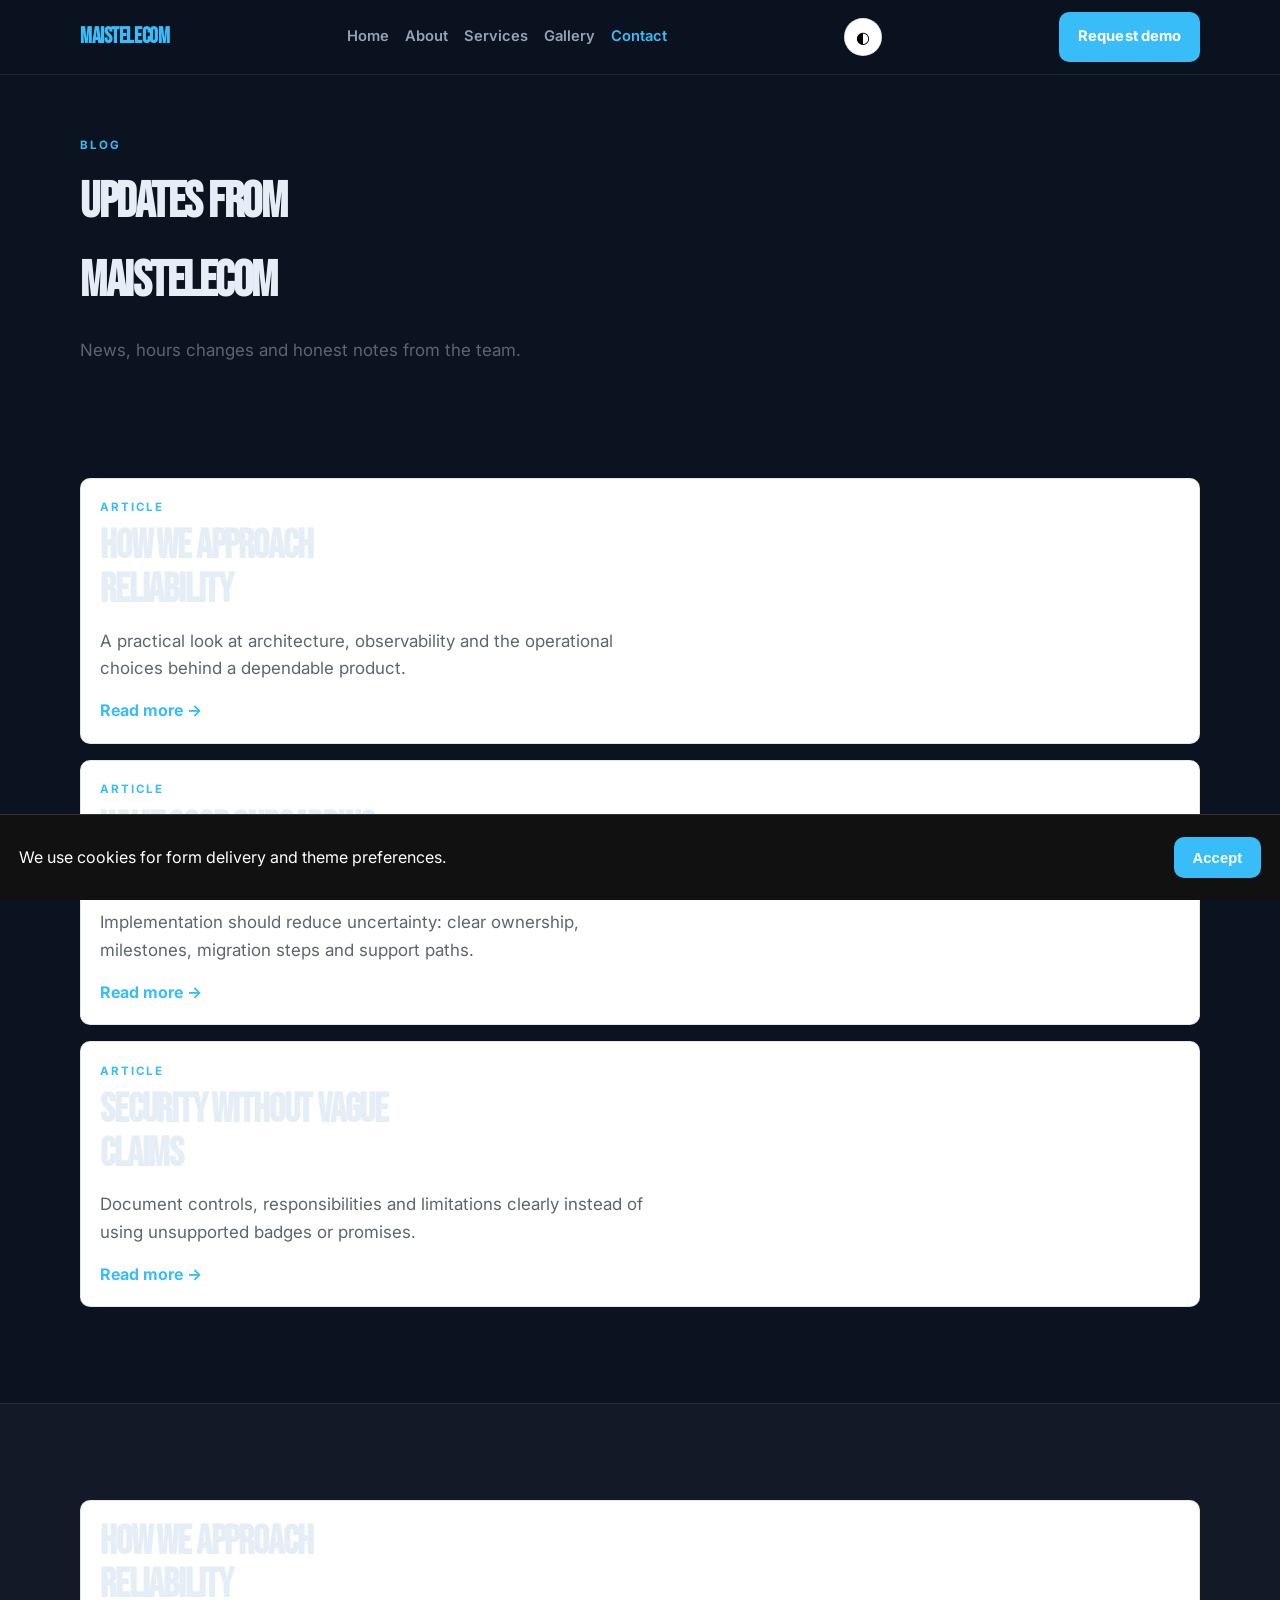
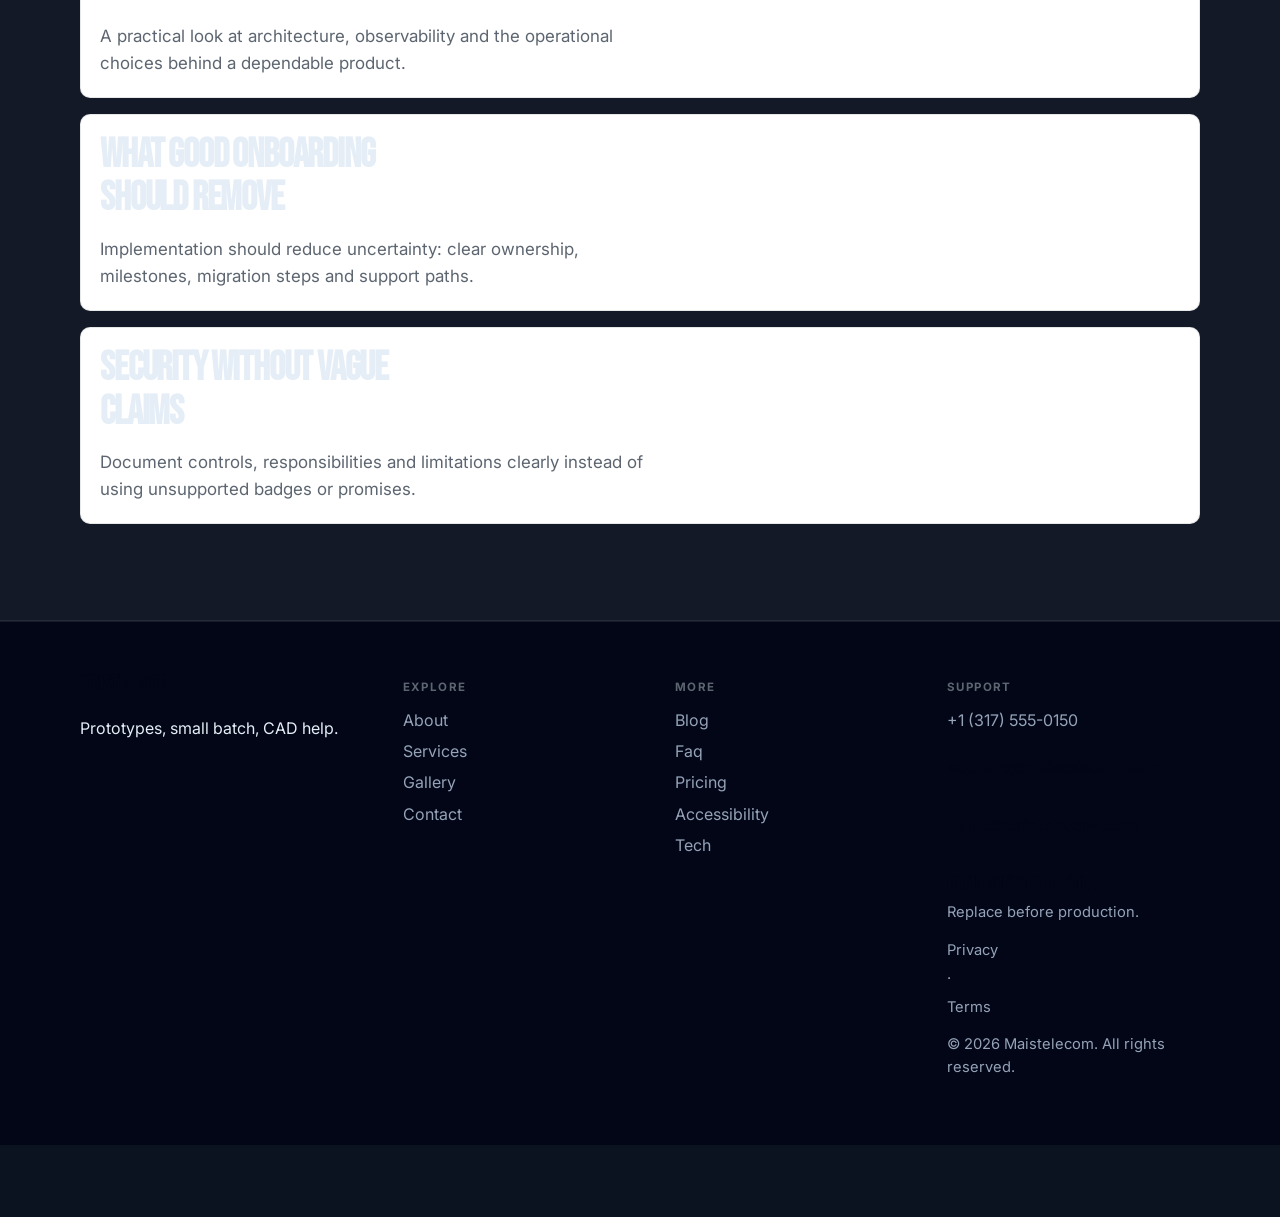
<file: blog.html>
<!DOCTYPE html>
<html lang="en">
<head>
  <meta charset="UTF-8" />
  <meta name="viewport" content="width=device-width, initial-scale=1" />
  <title>Blog | Maistelecom</title>
  <meta name="description" content="News from Maistelecom" />
  <meta property="og:title" content="Blog | Maistelecom" />
  <meta property="og:description" content="News from Maistelecom" />
  <meta property="og:type" content="website" />
  <meta name="twitter:card" content="summary_large_image" />
  <meta name="twitter:title" content="Blog | Maistelecom" />
  <meta name="twitter:description" content="News from Maistelecom" />
  <meta property="og:image" content="assets/img-1.jpg" />
  <meta name="twitter:image" content="assets/img-1.jpg" />
  <meta property="og:url" content="https://maistelecom.github.io" />
  <script type="application/ld+json">{"@context": "https://schema.org", "@type": "LocalBusiness", "name": "Maistelecom", "description": "Prototypes, small batch, CAD help.", "url": "https://maistelecom.github.io", "image": "assets/img-1.jpg"}</script>
<script type="application/ld+json">{"@context": "https://schema.org", "@type": "FAQPage", "mainEntity": [{"@type": "Question", "name": "Where are you?", "acceptedAnswer": {"@type": "Answer", "text": "400 Monument Circle, Indianapolis, IN. See the map on Visit."}}, {"@type": "Question", "name": "How do I reach support?", "acceptedAnswer": {"@type": "Answer", "text": "Use the Contact form or email support@maistelecom.com. We reply during open hours."}}, {"@type": "Question", "name": "How do I book?", "acceptedAnswer": {"@type": "Answer", "text": "Send a message on Contact, email bookings@maistelecom.com, or call +1 (317) 555-0150."}}, {"@type": "Question", "name": "Are prices current?", "acceptedAnswer": {"@type": "Answer", "text": "Listed prices are current and may shift with seasons — we update this site when they do."}}, {"@type": "Question", "name": "Do you take groups?", "acceptedAnswer": {"@type": "Answer", "text": "Yes for many bookings — tell us the size and date and we'll confirm what Maistelecom can host."}}, {"@type": "Question", "name": "What should I bring?", "acceptedAnswer": {"@type": "Answer", "text": "Just yourself (and any notes on allergies, sizes, or preferences). We'll handle the rest."}}, {"@type": "Question", "name": "Where can I read updates?", "acceptedAnswer": {"@type": "Answer", "text": "Blog and Journal pages publish changes before social media."}}, {"@type": "Question", "name": "How do I join the team?", "acceptedAnswer": {"@type": "Answer", "text": "Open roles are listed on Careers — we reply to every application."}}, {"@type": "Question", "name": "Is the space accessible?", "acceptedAnswer": {"@type": "Answer", "text": "See our Accessibility page for entrance, seating and restroom notes."}}, {"@type": "Question", "name": "Can I book for someone else?", "acceptedAnswer": {"@type": "Answer", "text": "Yes — include their name and preferences in the contact form."}}]}</script>
<script type="application/ld+json">{"@context": "https://schema.org", "@type": "WebSite", "name": "Maistelecom", "url": "https://maistelecom.github.io", "description": "Prototypes, small batch, CAD help."}</script>
  <link rel="canonical" href="https://maistelecom.github.io/blog.html" />
  <link rel="alternate" hreflang="en" href="https://maistelecom.github.io/blog.html" />
  <link rel="alternate" hreflang="x-default" href="https://maistelecom.github.io/index.html" />
  <meta name="theme-color" content="#111111" />
  <link rel="preconnect" href="https://fonts.googleapis.com" />
  <link rel="preconnect" href="https://fonts.gstatic.com" crossorigin />
  <link href="https://fonts.googleapis.com/css2?family=Bebas+Neue&family=Inter:wght@400;500;600;700&display=swap" rel="stylesheet" />
  <link rel="stylesheet" href="styles.css" />
  <link rel="icon" href="favicon.svg" type="image/svg+xml" />
</head>
<body>

  <header class="top">
    <div class="shell bar">
      <a class="logo" href="index.html">Maistelecom</a>
      <button class="nav-toggle" type="button" aria-label="Open menu" data-nav-toggle>
        <span></span><span></span><span></span>
      </button>
      <nav data-nav><a href="index.html">Home</a><a href="about.html">About</a><a href="offerings.html">Services</a><a href="gallery.html">Gallery</a><a href="contact.html" class="on">Contact</a></nav>
      <button type="button" class="theme-toggle" data-theme-toggle aria-label="Toggle dark mode">◐</button>
      <a class="cta" href="contact.html" data-open-book>Request demo</a>
    </div>
  </header>  <main class="page">
    <section class="page-hero"><div class="shell">
      <p class="eyebrow">Blog</p>
      <h1>Updates from Maistelecom</h1>
      <p class="lead">News, hours changes and honest notes from the team.</p>
    </div></section>
    <section class="block"><div class="shell journal-stack"><article class="journal-entry reveal">
      <p class="eyebrow">Article</p>
      <h2><a href="#post-0">How we approach reliability</a></h2>
      <p class="lead">A practical look at architecture, observability and the operational choices behind a dependable product.</p>
      <a class="textlink" href="#post-0">Read more →</a>
    </article><article class="journal-entry reveal">
      <p class="eyebrow">Article</p>
      <h2><a href="#post-1">What good onboarding should remove</a></h2>
      <p class="lead">Implementation should reduce uncertainty: clear ownership, milestones, migration steps and support paths.</p>
      <a class="textlink" href="#post-1">Read more →</a>
    </article><article class="journal-entry reveal">
      <p class="eyebrow">Article</p>
      <h2><a href="#post-2">Security without vague claims</a></h2>
      <p class="lead">Document controls, responsibilities and limitations clearly instead of using unsupported badges or promises.</p>
      <a class="textlink" href="#post-2">Read more →</a>
    </article></div></section>
    <section class="block tint"><div class="shell journal-stack"><article id="post-0" class="journal-entry reveal">
      <h2>How we approach reliability</h2>
      <p class="lead">A practical look at architecture, observability and the operational choices behind a dependable product.</p>
    </article><article id="post-1" class="journal-entry reveal">
      <h2>What good onboarding should remove</h2>
      <p class="lead">Implementation should reduce uncertainty: clear ownership, milestones, migration steps and support paths.</p>
    </article><article id="post-2" class="journal-entry reveal">
      <h2>Security without vague claims</h2>
      <p class="lead">Document controls, responsibilities and limitations clearly instead of using unsupported badges or promises.</p>
    </article></div></section>
  </main>
  <footer class="foot">
    <div class="shell foot-grid">
      <div>
        <strong>Maistelecom</strong>
        <p>Prototypes, small batch, CAD help.</p>
        
      </div>
      <div>
        <p class="fh">Explore</p>
        <a href="about.html">About</a><a href="offerings.html">Services</a><a href="gallery.html">Gallery</a><a href="contact.html">Contact</a>
      </div>
      <div>
        <p class="fh">More</p>
        <a href="blog.html">Blog</a><a href="faq.html">Faq</a><a href="pricing.html">Pricing</a><a href="accessibility.html">Accessibility</a><a href="tech.html">Tech</a>
      </div>
      <div>
        <p class="fh">Support</p>
        <a href="tel:+13175550150">+1 (317) 555-0150</a>
        <p class="mail-plain">support@maistelecom.com</p>
        <p class="mail-plain">hello@maistelecom.com</p>
        
        <p class="foot-meta"><strong>Demo contact details</strong><br/>Replace before production.</p>
        <p class="foot-meta"><a href="privacy.html">Privacy</a> · <a href="terms.html">Terms</a></p>
        <p class="foot-meta">© 2026 Maistelecom. All rights reserved.</p>
      </div>
    </div>
  </footer>
  <div class="cookie-bar" data-cookie-bar hidden>
    <p>We use cookies for form delivery and theme preferences.</p>
    <button type="button" class="btn solid" data-cookie-accept>Accept</button>
  </div>
  <div class="mobile-cta">
    <a href="tel:+13175550150">Call</a>
    <button type="button" data-open-book>Contact sales</button>
    
  </div>
  <div class="toast" data-toast hidden></div>

  <div class="modal" data-book-modal hidden>
    <div class="modal-card">
      <button class="modal-close" type="button" data-close-book aria-label="Close">×</button>
      <p class="eyebrow">Quick request</p>
      <h3>Contact Maistelecom</h3>
      <p class="lead">Send the essentials and we will reply by email.</p>
      <form class="contact-form compact" data-quick-book data-support="support@maistelecom.com">
        <label>Name<input name="name" required placeholder="Your name" /></label>
        <label>Email<input type="email" name="email" required placeholder="you@email.com" /></label>
        <label>Timing<input name="when" required placeholder="Preferred date or timeline" /></label>
        <label>Notes<textarea name="message" rows="3" placeholder="Project, product, service or other details…"></textarea></label>
        <button class="btn solid" type="submit">Contact sales</button>
      </form>
    </div>
  </div>

  <div class="lightbox" data-lightbox hidden>
    <button class="modal-close" type="button" data-lightbox-close aria-label="Close">×</button>
    <img data-lightbox-img alt="" />
    <div class="lightbox-nav">
      <button type="button" data-lightbox-prev>‹</button>
      <button type="button" data-lightbox-next>›</button>
    </div>
  </div>
  <script src="site.js"></script>
</body></html>
</file>
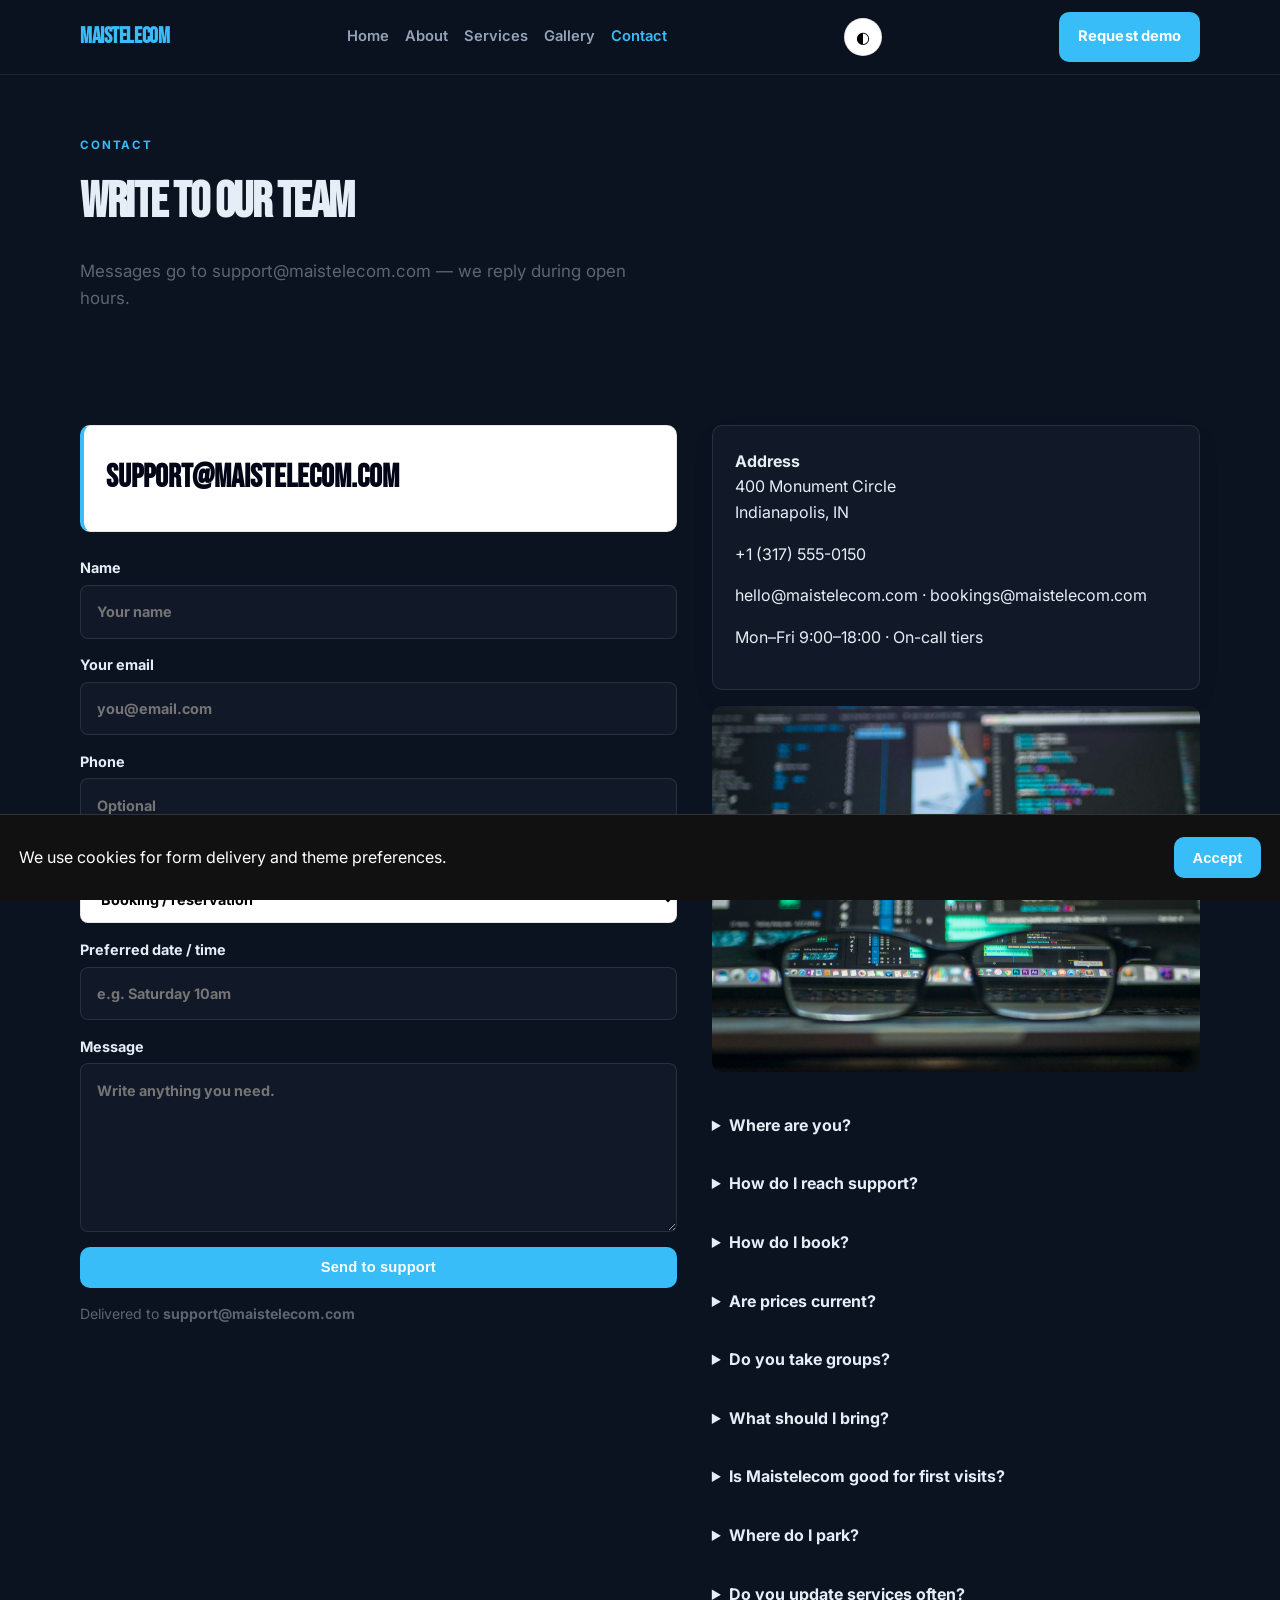
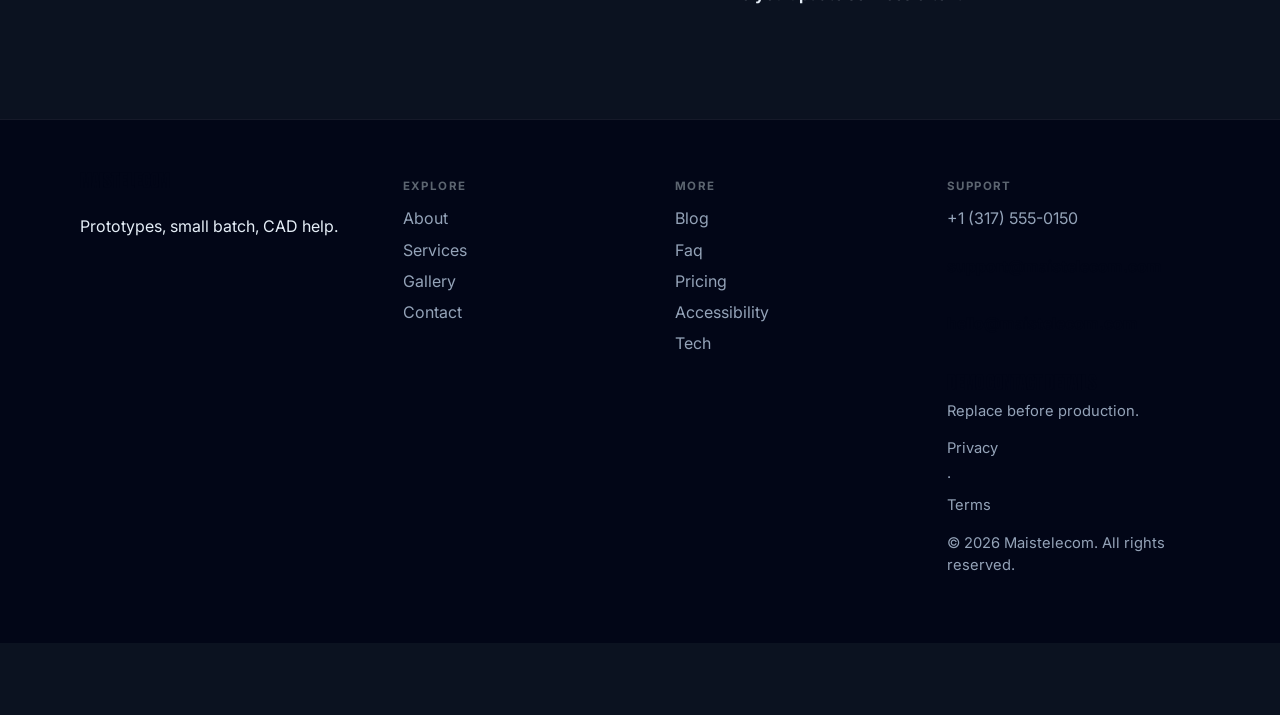
<file: contact.html>
<!DOCTYPE html>
<html lang="en">
<head>
  <meta charset="UTF-8" />
  <meta name="viewport" content="width=device-width, initial-scale=1" />
  <title>Contact | Maistelecom</title>
  <meta name="description" content="Contact Maistelecom" />
  <meta property="og:title" content="Contact | Maistelecom" />
  <meta property="og:description" content="Contact Maistelecom" />
  <meta property="og:type" content="website" />
  <meta name="twitter:card" content="summary_large_image" />
  <meta name="twitter:title" content="Contact | Maistelecom" />
  <meta name="twitter:description" content="Contact Maistelecom" />
  <meta property="og:image" content="assets/img-1.jpg" />
  <meta name="twitter:image" content="assets/img-1.jpg" />
  <meta property="og:url" content="https://maistelecom.github.io" />
  <script type="application/ld+json">{"@context": "https://schema.org", "@type": "LocalBusiness", "name": "Maistelecom", "description": "Prototypes, small batch, CAD help.", "url": "https://maistelecom.github.io", "image": "assets/img-1.jpg"}</script>
<script type="application/ld+json">{"@context": "https://schema.org", "@type": "FAQPage", "mainEntity": [{"@type": "Question", "name": "Where are you?", "acceptedAnswer": {"@type": "Answer", "text": "400 Monument Circle, Indianapolis, IN. See the map on Visit."}}, {"@type": "Question", "name": "How do I reach support?", "acceptedAnswer": {"@type": "Answer", "text": "Use the Contact form or email support@maistelecom.com. We reply during open hours."}}, {"@type": "Question", "name": "How do I book?", "acceptedAnswer": {"@type": "Answer", "text": "Send a message on Contact, email bookings@maistelecom.com, or call +1 (317) 555-0150."}}, {"@type": "Question", "name": "Are prices current?", "acceptedAnswer": {"@type": "Answer", "text": "Listed prices are current and may shift with seasons — we update this site when they do."}}, {"@type": "Question", "name": "Do you take groups?", "acceptedAnswer": {"@type": "Answer", "text": "Yes for many bookings — tell us the size and date and we'll confirm what Maistelecom can host."}}, {"@type": "Question", "name": "What should I bring?", "acceptedAnswer": {"@type": "Answer", "text": "Just yourself (and any notes on allergies, sizes, or preferences). We'll handle the rest."}}, {"@type": "Question", "name": "Where can I read updates?", "acceptedAnswer": {"@type": "Answer", "text": "Blog and Journal pages publish changes before social media."}}, {"@type": "Question", "name": "How do I join the team?", "acceptedAnswer": {"@type": "Answer", "text": "Open roles are listed on Careers — we reply to every application."}}, {"@type": "Question", "name": "Is the space accessible?", "acceptedAnswer": {"@type": "Answer", "text": "See our Accessibility page for entrance, seating and restroom notes."}}, {"@type": "Question", "name": "Can I book for someone else?", "acceptedAnswer": {"@type": "Answer", "text": "Yes — include their name and preferences in the contact form."}}]}</script>
<script type="application/ld+json">{"@context": "https://schema.org", "@type": "WebSite", "name": "Maistelecom", "url": "https://maistelecom.github.io", "description": "Prototypes, small batch, CAD help."}</script>
  <link rel="canonical" href="https://maistelecom.github.io/contact.html" />
  <link rel="alternate" hreflang="en" href="https://maistelecom.github.io/contact.html" />
  <link rel="alternate" hreflang="x-default" href="https://maistelecom.github.io/index.html" />
  <meta name="theme-color" content="#111111" />
  <link rel="preconnect" href="https://fonts.googleapis.com" />
  <link rel="preconnect" href="https://fonts.gstatic.com" crossorigin />
  <link href="https://fonts.googleapis.com/css2?family=Bebas+Neue&family=Inter:wght@400;500;600;700&display=swap" rel="stylesheet" />
  <link rel="stylesheet" href="styles.css" />
  <link rel="icon" href="favicon.svg" type="image/svg+xml" />
</head>
<body>

  <header class="top">
    <div class="shell bar">
      <a class="logo" href="index.html">Maistelecom</a>
      <button class="nav-toggle" type="button" aria-label="Open menu" data-nav-toggle>
        <span></span><span></span><span></span>
      </button>
      <nav data-nav><a href="index.html">Home</a><a href="about.html">About</a><a href="offerings.html">Services</a><a href="gallery.html">Gallery</a><a href="contact.html" class="on">Contact</a></nav>
      <button type="button" class="theme-toggle" data-theme-toggle aria-label="Toggle dark mode">◐</button>
      <a class="cta" href="contact.html" data-open-book>Request demo</a>
    </div>
  </header>  <main class="page">
    <section class="page-hero"><div class="shell">
      <p class="eyebrow">Contact</p><h1>Write to our team</h1>
      <p class="lead">Messages go to support@maistelecom.com — we reply during open hours.</p>
    </div></section>
    <section class="block"><div class="shell contact-grid">
      <div><div class="support-banner"><p class="support-mail">support@maistelecom.com</p></div><form class="contact-form" data-contact data-support="support@maistelecom.com">
          <label>Name<input name="name" required placeholder="Your name" autocomplete="name" /></label>
          <label>Your email<input type="email" name="email" required placeholder="you@email.com" autocomplete="email" /></label>
          <label>Phone<input type="tel" name="phone" placeholder="Optional" autocomplete="tel" /></label>
          <label>Topic<select name="topic" required>
              <option value="Booking">Booking / reservation</option>
              <option value="Support">Support / question</option>
              <option value="Group">Group or event</option>
              <option value="Other">Something else</option>
            </select></label>
          <label>Preferred date / time<input name="when" placeholder="e.g. Saturday 10am" /></label>
          <label>Message<textarea name="message" rows="6" required placeholder="Write anything you need."></textarea></label>
          <button class="btn solid" type="submit">Send to support</button>
          <p class="form-note">Delivered to <strong>support@maistelecom.com</strong></p>
        </form>
      <div class="form-success" data-success hidden><h3>Message received</h3><button type="button" class="btn quiet" data-again>Send another</button></div></div>
      <div><div class="card stack-card">
      <p><strong>Address</strong><br/>400 Monument Circle<br/>Indianapolis, IN</p>
      <p><a href="tel:+13175550150">+1 (317) 555-0150</a></p>
      <p>hello@maistelecom.com · bookings@maistelecom.com</p><p>Mon–Fri 9:00–18:00 · On-call tiers</p></div>
      <img class="solo" src="assets/img-7.jpg" alt="contact" style="margin-top:1rem" />
      <div class="faq" style="margin-top:1.5rem"><details><summary>Where are you?</summary><p>400 Monument Circle, Indianapolis, IN. See the map on Visit.</p></details>
<details><summary>How do I reach support?</summary><p>Use the Contact form or email support@maistelecom.com. We reply during open hours.</p></details>
<details><summary>How do I book?</summary><p>Send a message on Contact, email bookings@maistelecom.com, or call +1 (317) 555-0150.</p></details>
<details><summary>Are prices current?</summary><p>Listed prices are current and may shift with seasons — we update this site when they do.</p></details>
<details><summary>Do you take groups?</summary><p>Yes for many bookings — tell us the size and date and we'll confirm what Maistelecom can host.</p></details>
<details><summary>What should I bring?</summary><p>Just yourself (and any notes on allergies, sizes, or preferences). We'll handle the rest.</p></details>
<details><summary>Is Maistelecom good for first visits?</summary><p>Absolutely — tell us it's your first time and we'll recommend a starting point.</p></details>
<details><summary>Where do I park?</summary><p>See the Visit page for address and map links around Indianapolis.</p></details>
<details><summary>Do you update services often?</summary><p>Yes — seasonal shifts are posted here first.</p></details></div></div>
    </div></section>
  </main>
  <footer class="foot">
    <div class="shell foot-grid">
      <div>
        <strong>Maistelecom</strong>
        <p>Prototypes, small batch, CAD help.</p>
        
      </div>
      <div>
        <p class="fh">Explore</p>
        <a href="about.html">About</a><a href="offerings.html">Services</a><a href="gallery.html">Gallery</a><a href="contact.html">Contact</a>
      </div>
      <div>
        <p class="fh">More</p>
        <a href="blog.html">Blog</a><a href="faq.html">Faq</a><a href="pricing.html">Pricing</a><a href="accessibility.html">Accessibility</a><a href="tech.html">Tech</a>
      </div>
      <div>
        <p class="fh">Support</p>
        <a href="tel:+13175550150">+1 (317) 555-0150</a>
        <p class="mail-plain">support@maistelecom.com</p>
        <p class="mail-plain">hello@maistelecom.com</p>
        
        <p class="foot-meta"><strong>Demo contact details</strong><br/>Replace before production.</p>
        <p class="foot-meta"><a href="privacy.html">Privacy</a> · <a href="terms.html">Terms</a></p>
        <p class="foot-meta">© 2026 Maistelecom. All rights reserved.</p>
      </div>
    </div>
  </footer>
  <div class="cookie-bar" data-cookie-bar hidden>
    <p>We use cookies for form delivery and theme preferences.</p>
    <button type="button" class="btn solid" data-cookie-accept>Accept</button>
  </div>
  <div class="mobile-cta">
    <a href="tel:+13175550150">Call</a>
    <button type="button" data-open-book>Contact sales</button>
    
  </div>
  <div class="toast" data-toast hidden></div>

  <div class="modal" data-book-modal hidden>
    <div class="modal-card">
      <button class="modal-close" type="button" data-close-book aria-label="Close">×</button>
      <p class="eyebrow">Quick request</p>
      <h3>Contact Maistelecom</h3>
      <p class="lead">Send the essentials and we will reply by email.</p>
      <form class="contact-form compact" data-quick-book data-support="support@maistelecom.com">
        <label>Name<input name="name" required placeholder="Your name" /></label>
        <label>Email<input type="email" name="email" required placeholder="you@email.com" /></label>
        <label>Timing<input name="when" required placeholder="Preferred date or timeline" /></label>
        <label>Notes<textarea name="message" rows="3" placeholder="Project, product, service or other details…"></textarea></label>
        <button class="btn solid" type="submit">Contact sales</button>
      </form>
    </div>
  </div>

  <div class="lightbox" data-lightbox hidden>
    <button class="modal-close" type="button" data-lightbox-close aria-label="Close">×</button>
    <img data-lightbox-img alt="" />
    <div class="lightbox-nav">
      <button type="button" data-lightbox-prev>‹</button>
      <button type="button" data-lightbox-next>›</button>
    </div>
  </div>
  <script src="site.js"></script>
</body></html>
</file>
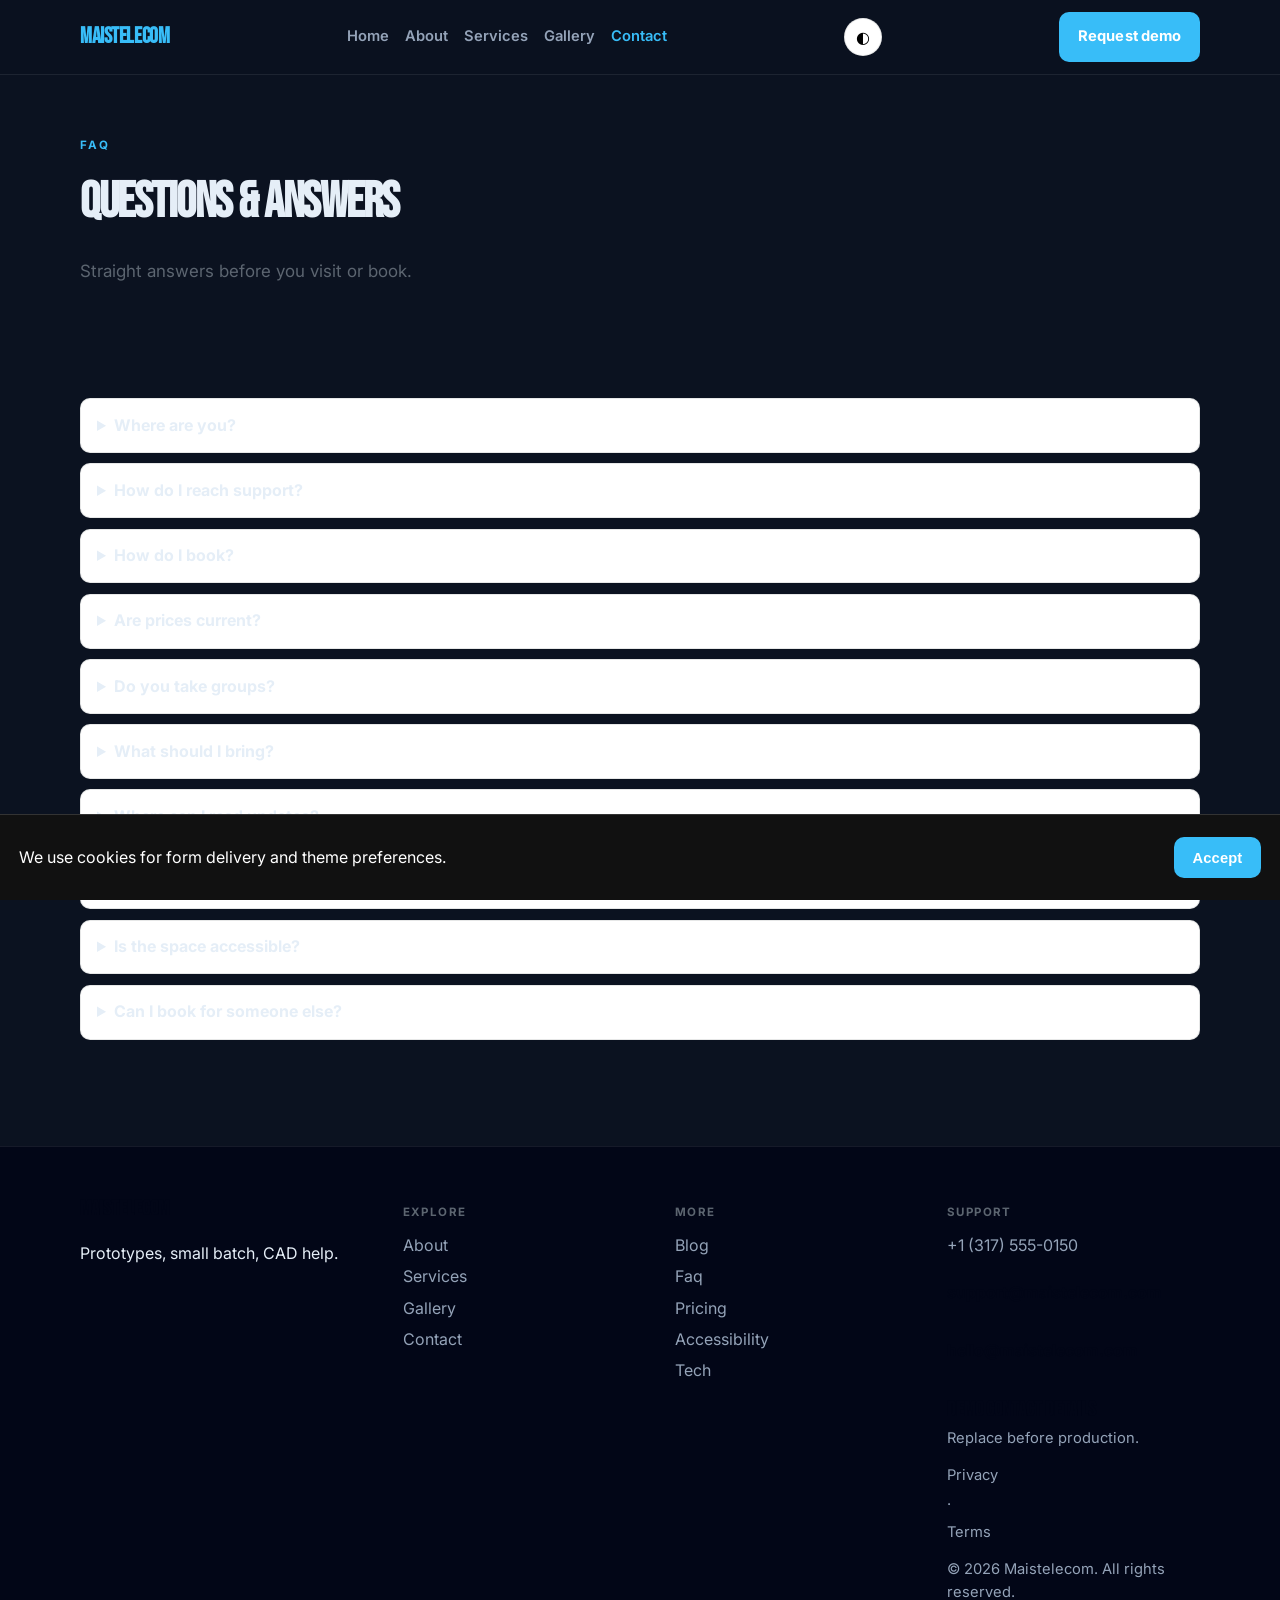
<file: faq.html>
<!DOCTYPE html>
<html lang="en">
<head>
  <meta charset="UTF-8" />
  <meta name="viewport" content="width=device-width, initial-scale=1" />
  <title>FAQ | Maistelecom</title>
  <meta name="description" content="Frequently asked questions" />
  <meta property="og:title" content="FAQ | Maistelecom" />
  <meta property="og:description" content="Frequently asked questions" />
  <meta property="og:type" content="website" />
  <meta name="twitter:card" content="summary_large_image" />
  <meta name="twitter:title" content="FAQ | Maistelecom" />
  <meta name="twitter:description" content="Frequently asked questions" />
  <meta property="og:image" content="assets/img-1.jpg" />
  <meta name="twitter:image" content="assets/img-1.jpg" />
  <meta property="og:url" content="https://maistelecom.github.io" />
  <script type="application/ld+json">{"@context": "https://schema.org", "@type": "LocalBusiness", "name": "Maistelecom", "description": "Prototypes, small batch, CAD help.", "url": "https://maistelecom.github.io", "image": "assets/img-1.jpg"}</script>
<script type="application/ld+json">{"@context": "https://schema.org", "@type": "FAQPage", "mainEntity": [{"@type": "Question", "name": "Where are you?", "acceptedAnswer": {"@type": "Answer", "text": "400 Monument Circle, Indianapolis, IN. See the map on Visit."}}, {"@type": "Question", "name": "How do I reach support?", "acceptedAnswer": {"@type": "Answer", "text": "Use the Contact form or email support@maistelecom.com. We reply during open hours."}}, {"@type": "Question", "name": "How do I book?", "acceptedAnswer": {"@type": "Answer", "text": "Send a message on Contact, email bookings@maistelecom.com, or call +1 (317) 555-0150."}}, {"@type": "Question", "name": "Are prices current?", "acceptedAnswer": {"@type": "Answer", "text": "Listed prices are current and may shift with seasons — we update this site when they do."}}, {"@type": "Question", "name": "Do you take groups?", "acceptedAnswer": {"@type": "Answer", "text": "Yes for many bookings — tell us the size and date and we'll confirm what Maistelecom can host."}}, {"@type": "Question", "name": "What should I bring?", "acceptedAnswer": {"@type": "Answer", "text": "Just yourself (and any notes on allergies, sizes, or preferences). We'll handle the rest."}}, {"@type": "Question", "name": "Where can I read updates?", "acceptedAnswer": {"@type": "Answer", "text": "Blog and Journal pages publish changes before social media."}}, {"@type": "Question", "name": "How do I join the team?", "acceptedAnswer": {"@type": "Answer", "text": "Open roles are listed on Careers — we reply to every application."}}, {"@type": "Question", "name": "Is the space accessible?", "acceptedAnswer": {"@type": "Answer", "text": "See our Accessibility page for entrance, seating and restroom notes."}}, {"@type": "Question", "name": "Can I book for someone else?", "acceptedAnswer": {"@type": "Answer", "text": "Yes — include their name and preferences in the contact form."}}]}</script>
<script type="application/ld+json">{"@context": "https://schema.org", "@type": "WebSite", "name": "Maistelecom", "url": "https://maistelecom.github.io", "description": "Prototypes, small batch, CAD help."}</script>
  <link rel="canonical" href="https://maistelecom.github.io/faq.html" />
  <link rel="alternate" hreflang="en" href="https://maistelecom.github.io/faq.html" />
  <link rel="alternate" hreflang="x-default" href="https://maistelecom.github.io/index.html" />
  <meta name="theme-color" content="#111111" />
  <link rel="preconnect" href="https://fonts.googleapis.com" />
  <link rel="preconnect" href="https://fonts.gstatic.com" crossorigin />
  <link href="https://fonts.googleapis.com/css2?family=Bebas+Neue&family=Inter:wght@400;500;600;700&display=swap" rel="stylesheet" />
  <link rel="stylesheet" href="styles.css" />
  <link rel="icon" href="favicon.svg" type="image/svg+xml" />
</head>
<body>

  <header class="top">
    <div class="shell bar">
      <a class="logo" href="index.html">Maistelecom</a>
      <button class="nav-toggle" type="button" aria-label="Open menu" data-nav-toggle>
        <span></span><span></span><span></span>
      </button>
      <nav data-nav><a href="index.html">Home</a><a href="about.html">About</a><a href="offerings.html">Services</a><a href="gallery.html">Gallery</a><a href="contact.html" class="on">Contact</a></nav>
      <button type="button" class="theme-toggle" data-theme-toggle aria-label="Toggle dark mode">◐</button>
      <a class="cta" href="contact.html" data-open-book>Request demo</a>
    </div>
  </header>  <main class="page">
    <section class="page-hero"><div class="shell">
      <p class="eyebrow">FAQ</p>
      <h1>Questions &amp; answers</h1>
      <p class="lead">Straight answers before you visit or book.</p>
    </div></section>
    <section class="block"><div class="shell faq-page"><details class='faq-item reveal'><summary>Where are you?</summary><p>400 Monument Circle, Indianapolis, IN. See the map on Visit.</p></details><details class='faq-item reveal'><summary>How do I reach support?</summary><p>Use the Contact form or email support@maistelecom.com. We reply during open hours.</p></details><details class='faq-item reveal'><summary>How do I book?</summary><p>Send a message on Contact, email bookings@maistelecom.com, or call +1 (317) 555-0150.</p></details><details class='faq-item reveal'><summary>Are prices current?</summary><p>Listed prices are current and may shift with seasons — we update this site when they do.</p></details><details class='faq-item reveal'><summary>Do you take groups?</summary><p>Yes for many bookings — tell us the size and date and we&#x27;ll confirm what Maistelecom can host.</p></details><details class='faq-item reveal'><summary>What should I bring?</summary><p>Just yourself (and any notes on allergies, sizes, or preferences). We&#x27;ll handle the rest.</p></details><details class='faq-item reveal'><summary>Where can I read updates?</summary><p>Blog and Journal pages publish changes before social media.</p></details><details class='faq-item reveal'><summary>How do I join the team?</summary><p>Open roles are listed on Careers — we reply to every application.</p></details><details class='faq-item reveal'><summary>Is the space accessible?</summary><p>See our Accessibility page for entrance, seating and restroom notes.</p></details><details class='faq-item reveal'><summary>Can I book for someone else?</summary><p>Yes — include their name and preferences in the contact form.</p></details></div></section>
  </main>
  <footer class="foot">
    <div class="shell foot-grid">
      <div>
        <strong>Maistelecom</strong>
        <p>Prototypes, small batch, CAD help.</p>
        
      </div>
      <div>
        <p class="fh">Explore</p>
        <a href="about.html">About</a><a href="offerings.html">Services</a><a href="gallery.html">Gallery</a><a href="contact.html">Contact</a>
      </div>
      <div>
        <p class="fh">More</p>
        <a href="blog.html">Blog</a><a href="faq.html">Faq</a><a href="pricing.html">Pricing</a><a href="accessibility.html">Accessibility</a><a href="tech.html">Tech</a>
      </div>
      <div>
        <p class="fh">Support</p>
        <a href="tel:+13175550150">+1 (317) 555-0150</a>
        <p class="mail-plain">support@maistelecom.com</p>
        <p class="mail-plain">hello@maistelecom.com</p>
        
        <p class="foot-meta"><strong>Demo contact details</strong><br/>Replace before production.</p>
        <p class="foot-meta"><a href="privacy.html">Privacy</a> · <a href="terms.html">Terms</a></p>
        <p class="foot-meta">© 2026 Maistelecom. All rights reserved.</p>
      </div>
    </div>
  </footer>
  <div class="cookie-bar" data-cookie-bar hidden>
    <p>We use cookies for form delivery and theme preferences.</p>
    <button type="button" class="btn solid" data-cookie-accept>Accept</button>
  </div>
  <div class="mobile-cta">
    <a href="tel:+13175550150">Call</a>
    <button type="button" data-open-book>Contact sales</button>
    
  </div>
  <div class="toast" data-toast hidden></div>

  <div class="modal" data-book-modal hidden>
    <div class="modal-card">
      <button class="modal-close" type="button" data-close-book aria-label="Close">×</button>
      <p class="eyebrow">Quick request</p>
      <h3>Contact Maistelecom</h3>
      <p class="lead">Send the essentials and we will reply by email.</p>
      <form class="contact-form compact" data-quick-book data-support="support@maistelecom.com">
        <label>Name<input name="name" required placeholder="Your name" /></label>
        <label>Email<input type="email" name="email" required placeholder="you@email.com" /></label>
        <label>Timing<input name="when" required placeholder="Preferred date or timeline" /></label>
        <label>Notes<textarea name="message" rows="3" placeholder="Project, product, service or other details…"></textarea></label>
        <button class="btn solid" type="submit">Contact sales</button>
      </form>
    </div>
  </div>

  <div class="lightbox" data-lightbox hidden>
    <button class="modal-close" type="button" data-lightbox-close aria-label="Close">×</button>
    <img data-lightbox-img alt="" />
    <div class="lightbox-nav">
      <button type="button" data-lightbox-prev>‹</button>
      <button type="button" data-lightbox-next>›</button>
    </div>
  </div>
  <script src="site.js"></script>
</body></html>
</file>
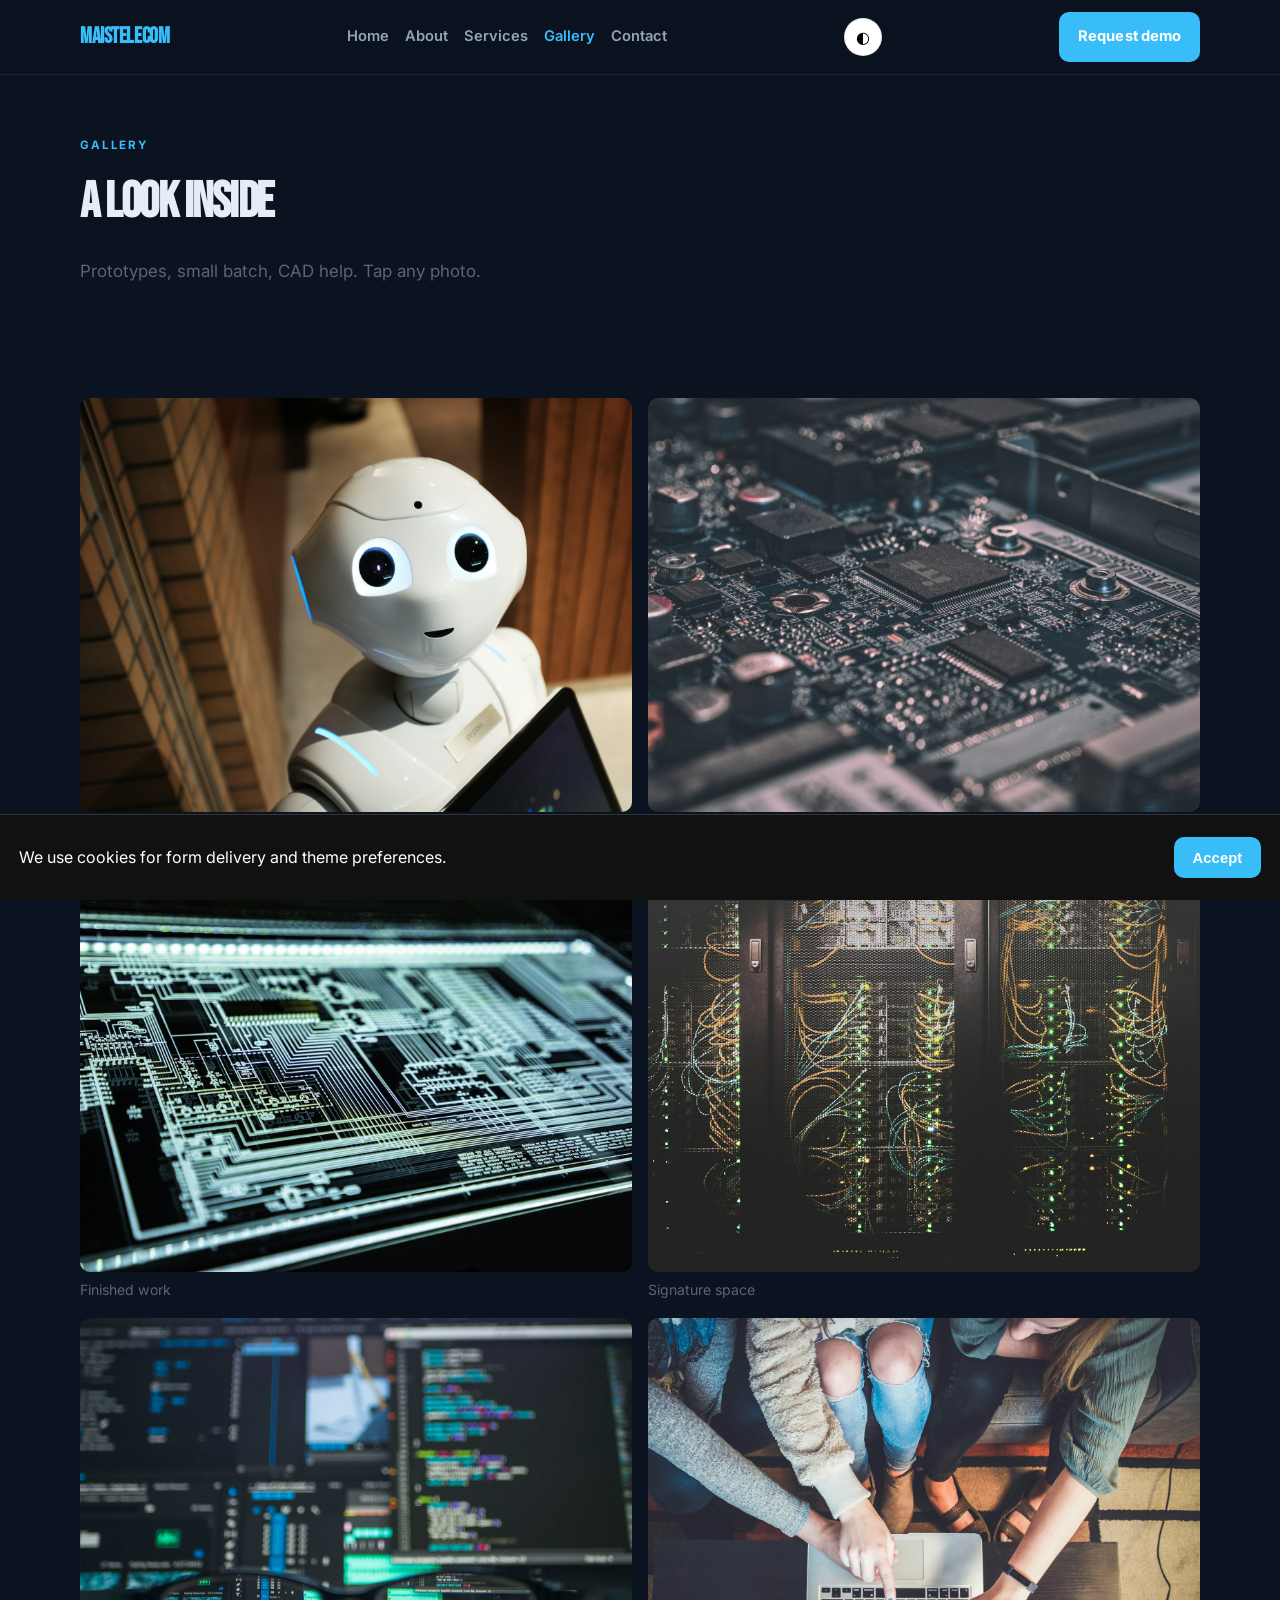
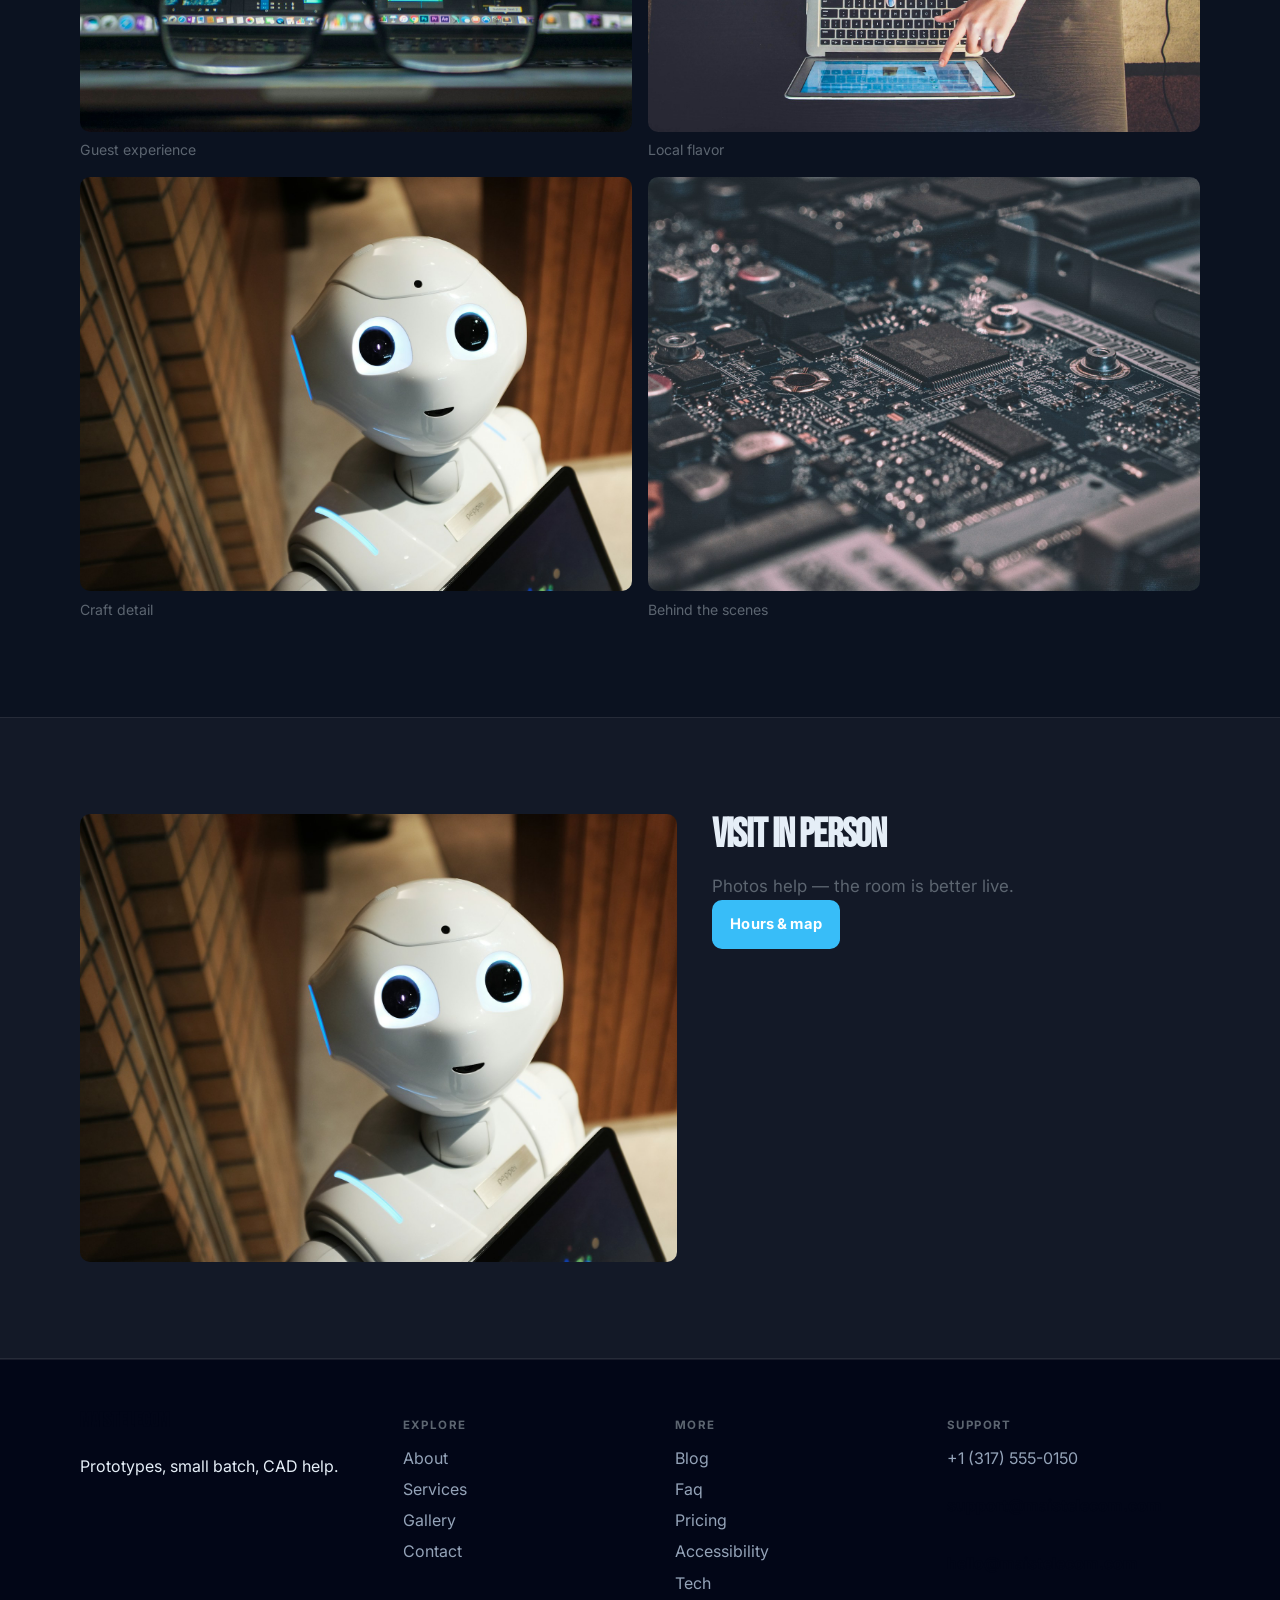
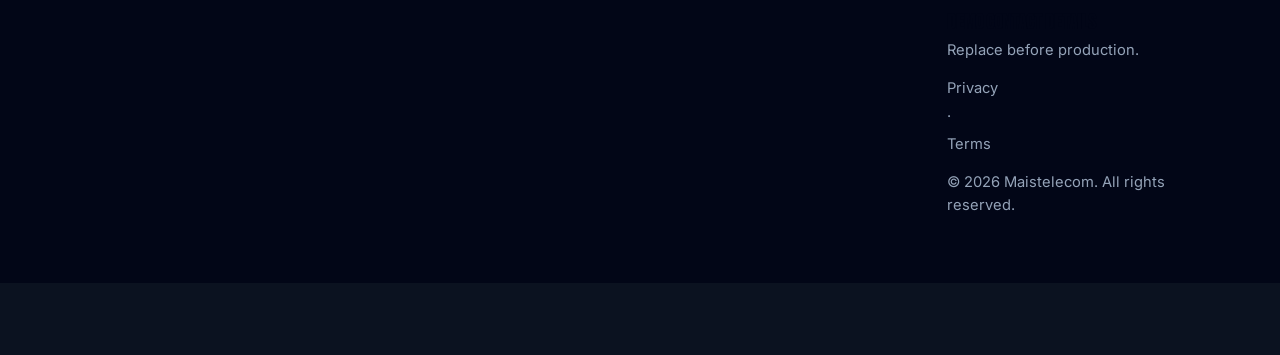
<file: gallery.html>
<!DOCTYPE html>
<html lang="en">
<head>
  <meta charset="UTF-8" />
  <meta name="viewport" content="width=device-width, initial-scale=1" />
  <title>Gallery | Maistelecom</title>
  <meta name="description" content="Photos from Maistelecom" />
  <meta property="og:title" content="Gallery | Maistelecom" />
  <meta property="og:description" content="Photos from Maistelecom" />
  <meta property="og:type" content="website" />
  <meta name="twitter:card" content="summary_large_image" />
  <meta name="twitter:title" content="Gallery | Maistelecom" />
  <meta name="twitter:description" content="Photos from Maistelecom" />
  <meta property="og:image" content="assets/img-1.jpg" />
  <meta name="twitter:image" content="assets/img-1.jpg" />
  <meta property="og:url" content="https://maistelecom.github.io" />
  <script type="application/ld+json">{"@context": "https://schema.org", "@type": "LocalBusiness", "name": "Maistelecom", "description": "Prototypes, small batch, CAD help.", "url": "https://maistelecom.github.io", "image": "assets/img-1.jpg"}</script>
<script type="application/ld+json">{"@context": "https://schema.org", "@type": "FAQPage", "mainEntity": [{"@type": "Question", "name": "Where are you?", "acceptedAnswer": {"@type": "Answer", "text": "400 Monument Circle, Indianapolis, IN. See the map on Visit."}}, {"@type": "Question", "name": "How do I reach support?", "acceptedAnswer": {"@type": "Answer", "text": "Use the Contact form or email support@maistelecom.com. We reply during open hours."}}, {"@type": "Question", "name": "How do I book?", "acceptedAnswer": {"@type": "Answer", "text": "Send a message on Contact, email bookings@maistelecom.com, or call +1 (317) 555-0150."}}, {"@type": "Question", "name": "Are prices current?", "acceptedAnswer": {"@type": "Answer", "text": "Listed prices are current and may shift with seasons — we update this site when they do."}}, {"@type": "Question", "name": "Do you take groups?", "acceptedAnswer": {"@type": "Answer", "text": "Yes for many bookings — tell us the size and date and we'll confirm what Maistelecom can host."}}, {"@type": "Question", "name": "What should I bring?", "acceptedAnswer": {"@type": "Answer", "text": "Just yourself (and any notes on allergies, sizes, or preferences). We'll handle the rest."}}, {"@type": "Question", "name": "Where can I read updates?", "acceptedAnswer": {"@type": "Answer", "text": "Blog and Journal pages publish changes before social media."}}, {"@type": "Question", "name": "How do I join the team?", "acceptedAnswer": {"@type": "Answer", "text": "Open roles are listed on Careers — we reply to every application."}}, {"@type": "Question", "name": "Is the space accessible?", "acceptedAnswer": {"@type": "Answer", "text": "See our Accessibility page for entrance, seating and restroom notes."}}, {"@type": "Question", "name": "Can I book for someone else?", "acceptedAnswer": {"@type": "Answer", "text": "Yes — include their name and preferences in the contact form."}}]}</script>
<script type="application/ld+json">{"@context": "https://schema.org", "@type": "WebSite", "name": "Maistelecom", "url": "https://maistelecom.github.io", "description": "Prototypes, small batch, CAD help."}</script>
  <link rel="canonical" href="https://maistelecom.github.io/gallery.html" />
  <link rel="alternate" hreflang="en" href="https://maistelecom.github.io/gallery.html" />
  <link rel="alternate" hreflang="x-default" href="https://maistelecom.github.io/index.html" />
  <meta name="theme-color" content="#111111" />
  <link rel="preconnect" href="https://fonts.googleapis.com" />
  <link rel="preconnect" href="https://fonts.gstatic.com" crossorigin />
  <link href="https://fonts.googleapis.com/css2?family=Bebas+Neue&family=Inter:wght@400;500;600;700&display=swap" rel="stylesheet" />
  <link rel="stylesheet" href="styles.css" />
  <link rel="icon" href="favicon.svg" type="image/svg+xml" />
</head>
<body>

  <header class="top">
    <div class="shell bar">
      <a class="logo" href="index.html">Maistelecom</a>
      <button class="nav-toggle" type="button" aria-label="Open menu" data-nav-toggle>
        <span></span><span></span><span></span>
      </button>
      <nav data-nav><a href="index.html">Home</a><a href="about.html">About</a><a href="offerings.html">Services</a><a href="gallery.html" class="on">Gallery</a><a href="contact.html">Contact</a></nav>
      <button type="button" class="theme-toggle" data-theme-toggle aria-label="Toggle dark mode">◐</button>
      <a class="cta" href="contact.html" data-open-book>Request demo</a>
    </div>
  </header>  <main class="page">
    <section class="page-hero"><div class="shell">
      <p class="eyebrow">Gallery</p><h1>A look inside</h1><p class="lead">Prototypes, small batch, CAD help. Tap any photo.</p>
    </div></section>
    <section class="block"><div class="shell gallery-rich" data-gallery-list="assets/img-3.jpg,assets/img-4.jpg,assets/img-5.jpg,assets/img-6.jpg,assets/img-7.jpg,assets/img-8.jpg,assets/img-9.jpg,assets/img-10.jpg"><figure><button type="button" class="gal-btn" data-gallery-open data-index="0"><img src="assets/img-3.jpg" alt="Everyday excellence at Maistelecom" loading="lazy" /></button><figcaption>Everyday excellence</figcaption></figure>
<figure><button type="button" class="gal-btn" data-gallery-open data-index="1"><img src="assets/img-4.jpg" alt="Team moment at Maistelecom" loading="lazy" /></button><figcaption>Team moment</figcaption></figure>
<figure><button type="button" class="gal-btn" data-gallery-open data-index="2"><img src="assets/img-5.jpg" alt="Finished work at Maistelecom" loading="lazy" /></button><figcaption>Finished work</figcaption></figure>
<figure><button type="button" class="gal-btn" data-gallery-open data-index="3"><img src="assets/img-6.jpg" alt="Signature space at Maistelecom" loading="lazy" /></button><figcaption>Signature space</figcaption></figure>
<figure><button type="button" class="gal-btn" data-gallery-open data-index="4"><img src="assets/img-7.jpg" alt="Guest experience at Maistelecom" loading="lazy" /></button><figcaption>Guest experience</figcaption></figure>
<figure><button type="button" class="gal-btn" data-gallery-open data-index="5"><img src="assets/img-8.jpg" alt="Local flavor at Maistelecom" loading="lazy" /></button><figcaption>Local flavor</figcaption></figure>
<figure><button type="button" class="gal-btn" data-gallery-open data-index="6"><img src="assets/img-9.jpg" alt="Craft detail at Maistelecom" loading="lazy" /></button><figcaption>Craft detail</figcaption></figure>
<figure><button type="button" class="gal-btn" data-gallery-open data-index="7"><img src="assets/img-10.jpg" alt="Behind the scenes at Maistelecom" loading="lazy" /></button><figcaption>Behind the scenes</figcaption></figure></div></section>
    <section class="block tint"><div class="shell split">
      <img class="solo" src="assets/img-9.jpg" alt="Maistelecom" />
      <div><h2>Visit in person</h2><p class="lead">Photos help — the room is better live.</p>
      <a class="btn solid" href="contact.html">Hours &amp; map</a></div>
    </div></section>
  </main>
  <footer class="foot">
    <div class="shell foot-grid">
      <div>
        <strong>Maistelecom</strong>
        <p>Prototypes, small batch, CAD help.</p>
        
      </div>
      <div>
        <p class="fh">Explore</p>
        <a href="about.html">About</a><a href="offerings.html">Services</a><a href="gallery.html">Gallery</a><a href="contact.html">Contact</a>
      </div>
      <div>
        <p class="fh">More</p>
        <a href="blog.html">Blog</a><a href="faq.html">Faq</a><a href="pricing.html">Pricing</a><a href="accessibility.html">Accessibility</a><a href="tech.html">Tech</a>
      </div>
      <div>
        <p class="fh">Support</p>
        <a href="tel:+13175550150">+1 (317) 555-0150</a>
        <p class="mail-plain">support@maistelecom.com</p>
        <p class="mail-plain">hello@maistelecom.com</p>
        
        <p class="foot-meta"><strong>Demo contact details</strong><br/>Replace before production.</p>
        <p class="foot-meta"><a href="privacy.html">Privacy</a> · <a href="terms.html">Terms</a></p>
        <p class="foot-meta">© 2026 Maistelecom. All rights reserved.</p>
      </div>
    </div>
  </footer>
  <div class="cookie-bar" data-cookie-bar hidden>
    <p>We use cookies for form delivery and theme preferences.</p>
    <button type="button" class="btn solid" data-cookie-accept>Accept</button>
  </div>
  <div class="mobile-cta">
    <a href="tel:+13175550150">Call</a>
    <button type="button" data-open-book>Contact sales</button>
    
  </div>
  <div class="toast" data-toast hidden></div>

  <div class="modal" data-book-modal hidden>
    <div class="modal-card">
      <button class="modal-close" type="button" data-close-book aria-label="Close">×</button>
      <p class="eyebrow">Quick request</p>
      <h3>Contact Maistelecom</h3>
      <p class="lead">Send the essentials and we will reply by email.</p>
      <form class="contact-form compact" data-quick-book data-support="support@maistelecom.com">
        <label>Name<input name="name" required placeholder="Your name" /></label>
        <label>Email<input type="email" name="email" required placeholder="you@email.com" /></label>
        <label>Timing<input name="when" required placeholder="Preferred date or timeline" /></label>
        <label>Notes<textarea name="message" rows="3" placeholder="Project, product, service or other details…"></textarea></label>
        <button class="btn solid" type="submit">Contact sales</button>
      </form>
    </div>
  </div>

  <div class="lightbox" data-lightbox hidden>
    <button class="modal-close" type="button" data-lightbox-close aria-label="Close">×</button>
    <img data-lightbox-img alt="" />
    <div class="lightbox-nav">
      <button type="button" data-lightbox-prev>‹</button>
      <button type="button" data-lightbox-next>›</button>
    </div>
  </div>
  <script src="site.js"></script>
</body></html>
</file>
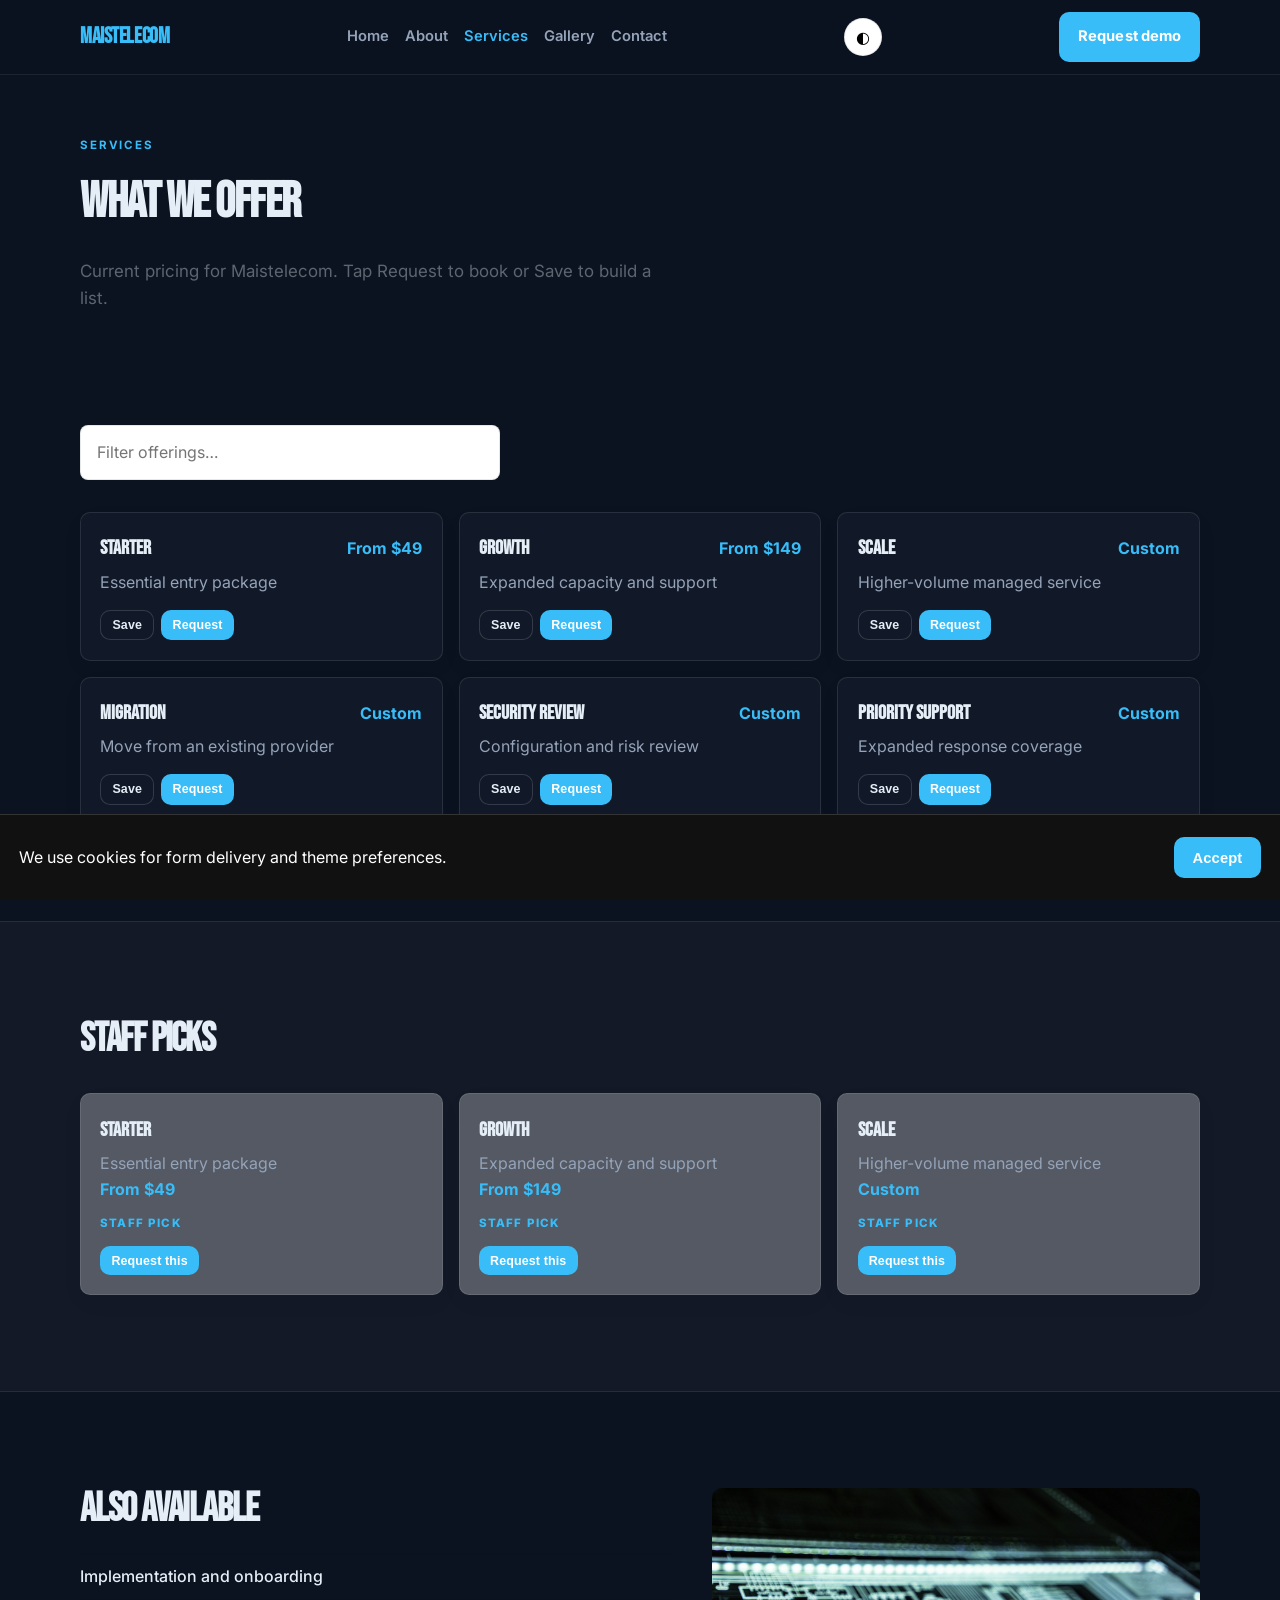
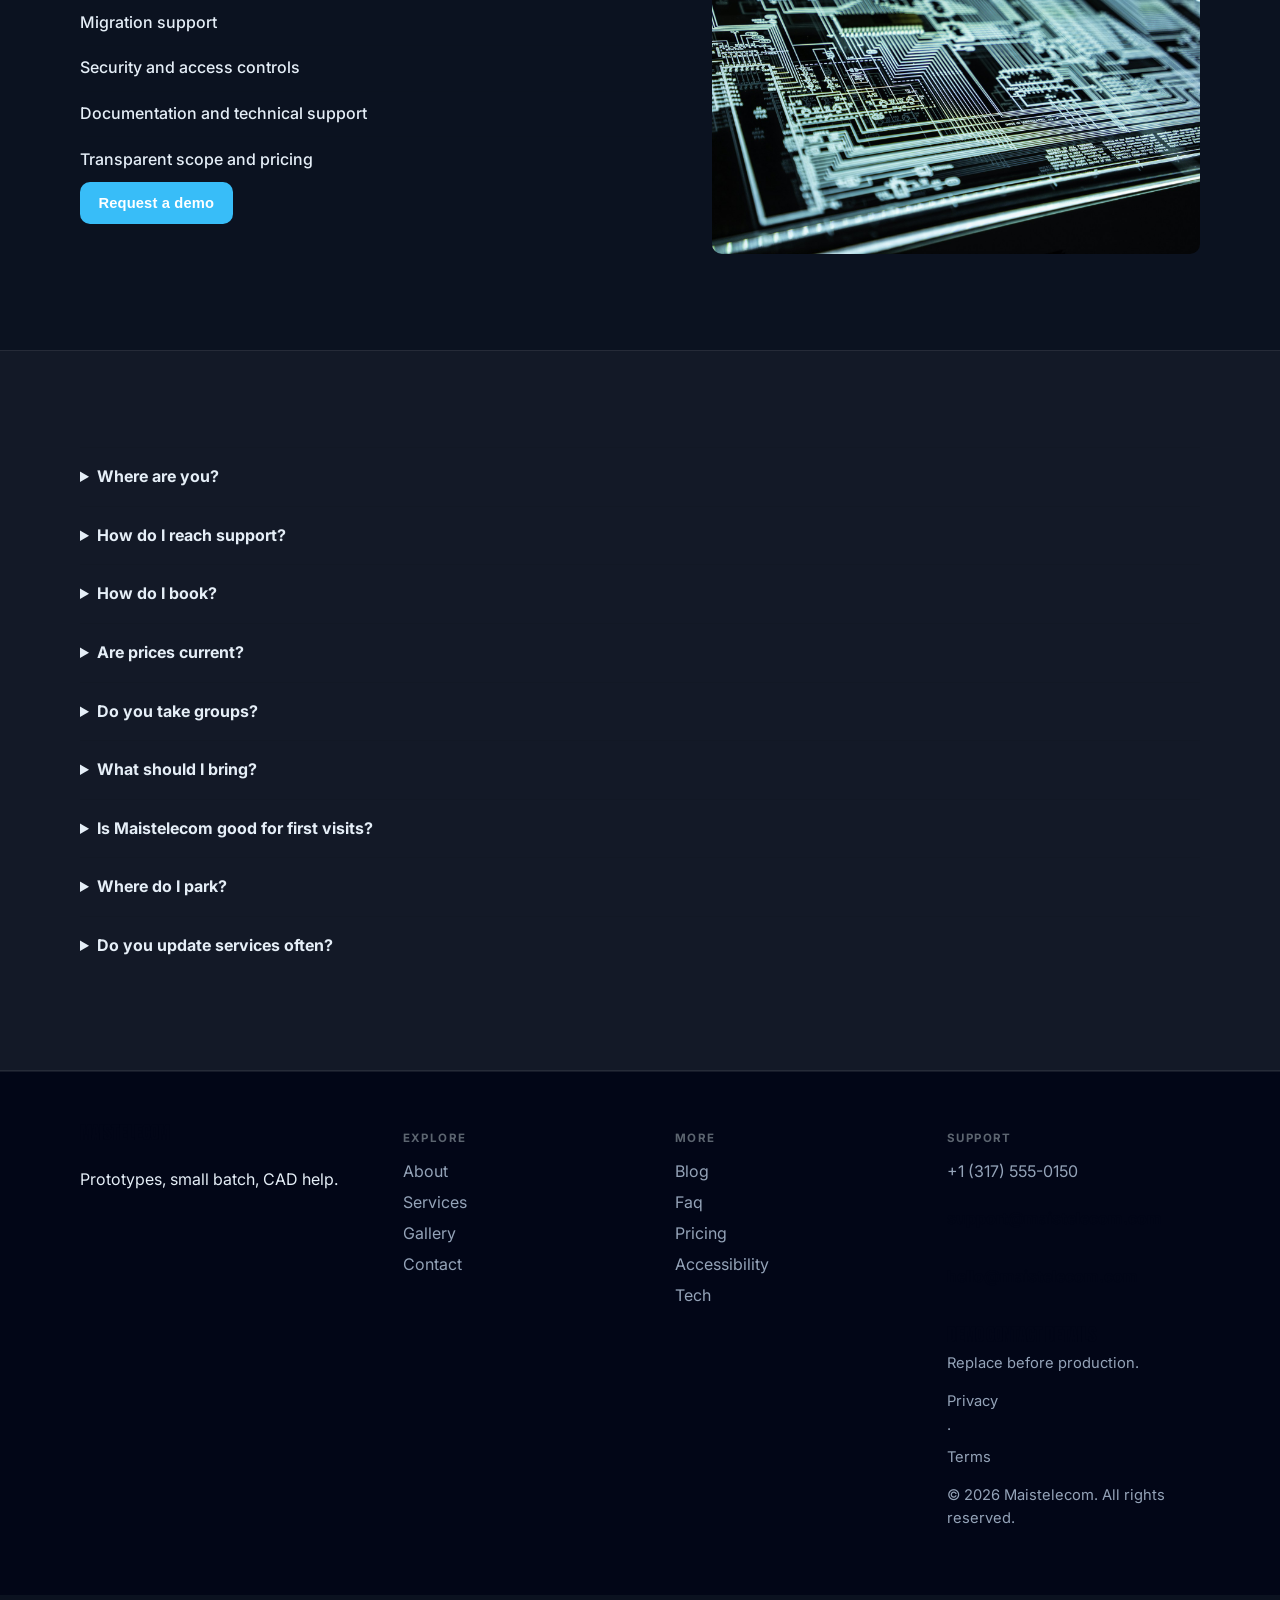
<file: offerings.html>
<!DOCTYPE html>
<html lang="en">
<head>
  <meta charset="UTF-8" />
  <meta name="viewport" content="width=device-width, initial-scale=1" />
  <title>Services | Maistelecom</title>
  <meta name="description" content="Services — Maistelecom" />
  <meta property="og:title" content="Services | Maistelecom" />
  <meta property="og:description" content="Services — Maistelecom" />
  <meta property="og:type" content="website" />
  <meta name="twitter:card" content="summary_large_image" />
  <meta name="twitter:title" content="Services | Maistelecom" />
  <meta name="twitter:description" content="Services — Maistelecom" />
  <meta property="og:image" content="assets/img-1.jpg" />
  <meta name="twitter:image" content="assets/img-1.jpg" />
  <meta property="og:url" content="https://maistelecom.github.io" />
  <script type="application/ld+json">{"@context": "https://schema.org", "@type": "LocalBusiness", "name": "Maistelecom", "description": "Prototypes, small batch, CAD help.", "url": "https://maistelecom.github.io", "image": "assets/img-1.jpg"}</script>
<script type="application/ld+json">{"@context": "https://schema.org", "@type": "FAQPage", "mainEntity": [{"@type": "Question", "name": "Where are you?", "acceptedAnswer": {"@type": "Answer", "text": "400 Monument Circle, Indianapolis, IN. See the map on Visit."}}, {"@type": "Question", "name": "How do I reach support?", "acceptedAnswer": {"@type": "Answer", "text": "Use the Contact form or email support@maistelecom.com. We reply during open hours."}}, {"@type": "Question", "name": "How do I book?", "acceptedAnswer": {"@type": "Answer", "text": "Send a message on Contact, email bookings@maistelecom.com, or call +1 (317) 555-0150."}}, {"@type": "Question", "name": "Are prices current?", "acceptedAnswer": {"@type": "Answer", "text": "Listed prices are current and may shift with seasons — we update this site when they do."}}, {"@type": "Question", "name": "Do you take groups?", "acceptedAnswer": {"@type": "Answer", "text": "Yes for many bookings — tell us the size and date and we'll confirm what Maistelecom can host."}}, {"@type": "Question", "name": "What should I bring?", "acceptedAnswer": {"@type": "Answer", "text": "Just yourself (and any notes on allergies, sizes, or preferences). We'll handle the rest."}}, {"@type": "Question", "name": "Where can I read updates?", "acceptedAnswer": {"@type": "Answer", "text": "Blog and Journal pages publish changes before social media."}}, {"@type": "Question", "name": "How do I join the team?", "acceptedAnswer": {"@type": "Answer", "text": "Open roles are listed on Careers — we reply to every application."}}, {"@type": "Question", "name": "Is the space accessible?", "acceptedAnswer": {"@type": "Answer", "text": "See our Accessibility page for entrance, seating and restroom notes."}}, {"@type": "Question", "name": "Can I book for someone else?", "acceptedAnswer": {"@type": "Answer", "text": "Yes — include their name and preferences in the contact form."}}]}</script>
<script type="application/ld+json">{"@context": "https://schema.org", "@type": "WebSite", "name": "Maistelecom", "url": "https://maistelecom.github.io", "description": "Prototypes, small batch, CAD help."}</script>
  <link rel="canonical" href="https://maistelecom.github.io/offerings.html" />
  <link rel="alternate" hreflang="en" href="https://maistelecom.github.io/offerings.html" />
  <link rel="alternate" hreflang="x-default" href="https://maistelecom.github.io/index.html" />
  <meta name="theme-color" content="#111111" />
  <link rel="preconnect" href="https://fonts.googleapis.com" />
  <link rel="preconnect" href="https://fonts.gstatic.com" crossorigin />
  <link href="https://fonts.googleapis.com/css2?family=Bebas+Neue&family=Inter:wght@400;500;600;700&display=swap" rel="stylesheet" />
  <link rel="stylesheet" href="styles.css" />
  <link rel="icon" href="favicon.svg" type="image/svg+xml" />
</head>
<body>

  <header class="top">
    <div class="shell bar">
      <a class="logo" href="index.html">Maistelecom</a>
      <button class="nav-toggle" type="button" aria-label="Open menu" data-nav-toggle>
        <span></span><span></span><span></span>
      </button>
      <nav data-nav><a href="index.html">Home</a><a href="about.html">About</a><a href="offerings.html" class="on">Services</a><a href="gallery.html">Gallery</a><a href="contact.html">Contact</a></nav>
      <button type="button" class="theme-toggle" data-theme-toggle aria-label="Toggle dark mode">◐</button>
      <a class="cta" href="contact.html" data-open-book>Request demo</a>
    </div>
  </header>  <main class="page">
    <section class="page-hero"><div class="shell">
      <p class="eyebrow">Services</p>
      <h1>What we offer</h1>
      <p class="lead">Current pricing for Maistelecom. Tap Request to book or Save to build a list.</p>
      <div class="saved-tray" data-saved-tray hidden><strong>Your list</strong><ul data-saved-list></ul>
      <button type="button" class="btn solid mini" data-open-book data-pref-from-list>Request saved</button>
      <button type="button" class="btn quiet mini" data-clear-saved>Clear</button></div>
    </div></section>
    <section class="block"><div class="shell"><div class="offer-tools"><input data-filter-offer type="search" placeholder="Filter offerings…" /></div>
    <div class="menu-grid"><article class="item" data-item="Starter">
          <div class="item-top"><h3>Starter</h3><span class="price">From $49</span></div>
          <p>Essential entry package</p>
          <div class="item-actions">
            <button type="button" class="btn quiet mini" data-save-item data-name="Starter">Save</button>
            <button type="button" class="btn solid mini" data-open-book data-pref="Starter">Request</button>
          </div>
        </article>
<article class="item" data-item="Growth">
          <div class="item-top"><h3>Growth</h3><span class="price">From $149</span></div>
          <p>Expanded capacity and support</p>
          <div class="item-actions">
            <button type="button" class="btn quiet mini" data-save-item data-name="Growth">Save</button>
            <button type="button" class="btn solid mini" data-open-book data-pref="Growth">Request</button>
          </div>
        </article>
<article class="item" data-item="Scale">
          <div class="item-top"><h3>Scale</h3><span class="price">Custom</span></div>
          <p>Higher-volume managed service</p>
          <div class="item-actions">
            <button type="button" class="btn quiet mini" data-save-item data-name="Scale">Save</button>
            <button type="button" class="btn solid mini" data-open-book data-pref="Scale">Request</button>
          </div>
        </article>
<article class="item" data-item="Migration">
          <div class="item-top"><h3>Migration</h3><span class="price">Custom</span></div>
          <p>Move from an existing provider</p>
          <div class="item-actions">
            <button type="button" class="btn quiet mini" data-save-item data-name="Migration">Save</button>
            <button type="button" class="btn solid mini" data-open-book data-pref="Migration">Request</button>
          </div>
        </article>
<article class="item" data-item="Security Review">
          <div class="item-top"><h3>Security Review</h3><span class="price">Custom</span></div>
          <p>Configuration and risk review</p>
          <div class="item-actions">
            <button type="button" class="btn quiet mini" data-save-item data-name="Security Review">Save</button>
            <button type="button" class="btn solid mini" data-open-book data-pref="Security Review">Request</button>
          </div>
        </article>
<article class="item" data-item="Priority Support">
          <div class="item-top"><h3>Priority Support</h3><span class="price">Custom</span></div>
          <p>Expanded response coverage</p>
          <div class="item-actions">
            <button type="button" class="btn quiet mini" data-save-item data-name="Priority Support">Save</button>
            <button type="button" class="btn solid mini" data-open-book data-pref="Priority Support">Request</button>
          </div>
        </article></div></div></section>
    <section class="block tint"><div class="shell"><h2>Staff picks</h2><div class="menu-grid"><article class="item soft" data-item="Starter">
          <h3>Starter</h3><p>Essential entry package</p><span class="price">From $49</span><p class="tag">Staff pick</p>
          <div class="item-actions">
            <button type="button" class="btn solid mini" data-open-book data-pref="Starter">Request this</button>
          </div>
        </article>
<article class="item soft" data-item="Growth">
          <h3>Growth</h3><p>Expanded capacity and support</p><span class="price">From $149</span><p class="tag">Staff pick</p>
          <div class="item-actions">
            <button type="button" class="btn solid mini" data-open-book data-pref="Growth">Request this</button>
          </div>
        </article>
<article class="item soft" data-item="Scale">
          <h3>Scale</h3><p>Higher-volume managed service</p><span class="price">Custom</span><p class="tag">Staff pick</p>
          <div class="item-actions">
            <button type="button" class="btn solid mini" data-open-book data-pref="Scale">Request this</button>
          </div>
        </article></div></div></section>
    <section class="block"><div class="shell split"><div><h2>Also available</h2><ul class="checks"><li>Implementation and onboarding</li>
<li>Migration support</li>
<li>Security and access controls</li>
<li>Documentation and technical support</li>
<li>Transparent scope and pricing</li></ul>
    <button type="button" class="btn solid" data-open-book>Request a demo</button></div>
    <img class="solo" src="assets/img-5.jpg" alt="offerings" /></div></section>
    <section class="block tint"><div class="shell"><div class="faq"><details><summary>Where are you?</summary><p>400 Monument Circle, Indianapolis, IN. See the map on Visit.</p></details>
<details><summary>How do I reach support?</summary><p>Use the Contact form or email support@maistelecom.com. We reply during open hours.</p></details>
<details><summary>How do I book?</summary><p>Send a message on Contact, email bookings@maistelecom.com, or call +1 (317) 555-0150.</p></details>
<details><summary>Are prices current?</summary><p>Listed prices are current and may shift with seasons — we update this site when they do.</p></details>
<details><summary>Do you take groups?</summary><p>Yes for many bookings — tell us the size and date and we'll confirm what Maistelecom can host.</p></details>
<details><summary>What should I bring?</summary><p>Just yourself (and any notes on allergies, sizes, or preferences). We'll handle the rest.</p></details>
<details><summary>Is Maistelecom good for first visits?</summary><p>Absolutely — tell us it's your first time and we'll recommend a starting point.</p></details>
<details><summary>Where do I park?</summary><p>See the Visit page for address and map links around Indianapolis.</p></details>
<details><summary>Do you update services often?</summary><p>Yes — seasonal shifts are posted here first.</p></details></div></div></section>
  </main>
  <footer class="foot">
    <div class="shell foot-grid">
      <div>
        <strong>Maistelecom</strong>
        <p>Prototypes, small batch, CAD help.</p>
        
      </div>
      <div>
        <p class="fh">Explore</p>
        <a href="about.html">About</a><a href="offerings.html">Services</a><a href="gallery.html">Gallery</a><a href="contact.html">Contact</a>
      </div>
      <div>
        <p class="fh">More</p>
        <a href="blog.html">Blog</a><a href="faq.html">Faq</a><a href="pricing.html">Pricing</a><a href="accessibility.html">Accessibility</a><a href="tech.html">Tech</a>
      </div>
      <div>
        <p class="fh">Support</p>
        <a href="tel:+13175550150">+1 (317) 555-0150</a>
        <p class="mail-plain">support@maistelecom.com</p>
        <p class="mail-plain">hello@maistelecom.com</p>
        
        <p class="foot-meta"><strong>Demo contact details</strong><br/>Replace before production.</p>
        <p class="foot-meta"><a href="privacy.html">Privacy</a> · <a href="terms.html">Terms</a></p>
        <p class="foot-meta">© 2026 Maistelecom. All rights reserved.</p>
      </div>
    </div>
  </footer>
  <div class="cookie-bar" data-cookie-bar hidden>
    <p>We use cookies for form delivery and theme preferences.</p>
    <button type="button" class="btn solid" data-cookie-accept>Accept</button>
  </div>
  <div class="mobile-cta">
    <a href="tel:+13175550150">Call</a>
    <button type="button" data-open-book>Contact sales</button>
    
  </div>
  <div class="toast" data-toast hidden></div>

  <div class="modal" data-book-modal hidden>
    <div class="modal-card">
      <button class="modal-close" type="button" data-close-book aria-label="Close">×</button>
      <p class="eyebrow">Quick request</p>
      <h3>Contact Maistelecom</h3>
      <p class="lead">Send the essentials and we will reply by email.</p>
      <form class="contact-form compact" data-quick-book data-support="support@maistelecom.com">
        <label>Name<input name="name" required placeholder="Your name" /></label>
        <label>Email<input type="email" name="email" required placeholder="you@email.com" /></label>
        <label>Timing<input name="when" required placeholder="Preferred date or timeline" /></label>
        <label>Notes<textarea name="message" rows="3" placeholder="Project, product, service or other details…"></textarea></label>
        <button class="btn solid" type="submit">Contact sales</button>
      </form>
    </div>
  </div>

  <div class="lightbox" data-lightbox hidden>
    <button class="modal-close" type="button" data-lightbox-close aria-label="Close">×</button>
    <img data-lightbox-img alt="" />
    <div class="lightbox-nav">
      <button type="button" data-lightbox-prev>‹</button>
      <button type="button" data-lightbox-next>›</button>
    </div>
  </div>
  <script src="site.js"></script>
</body></html>
</file>
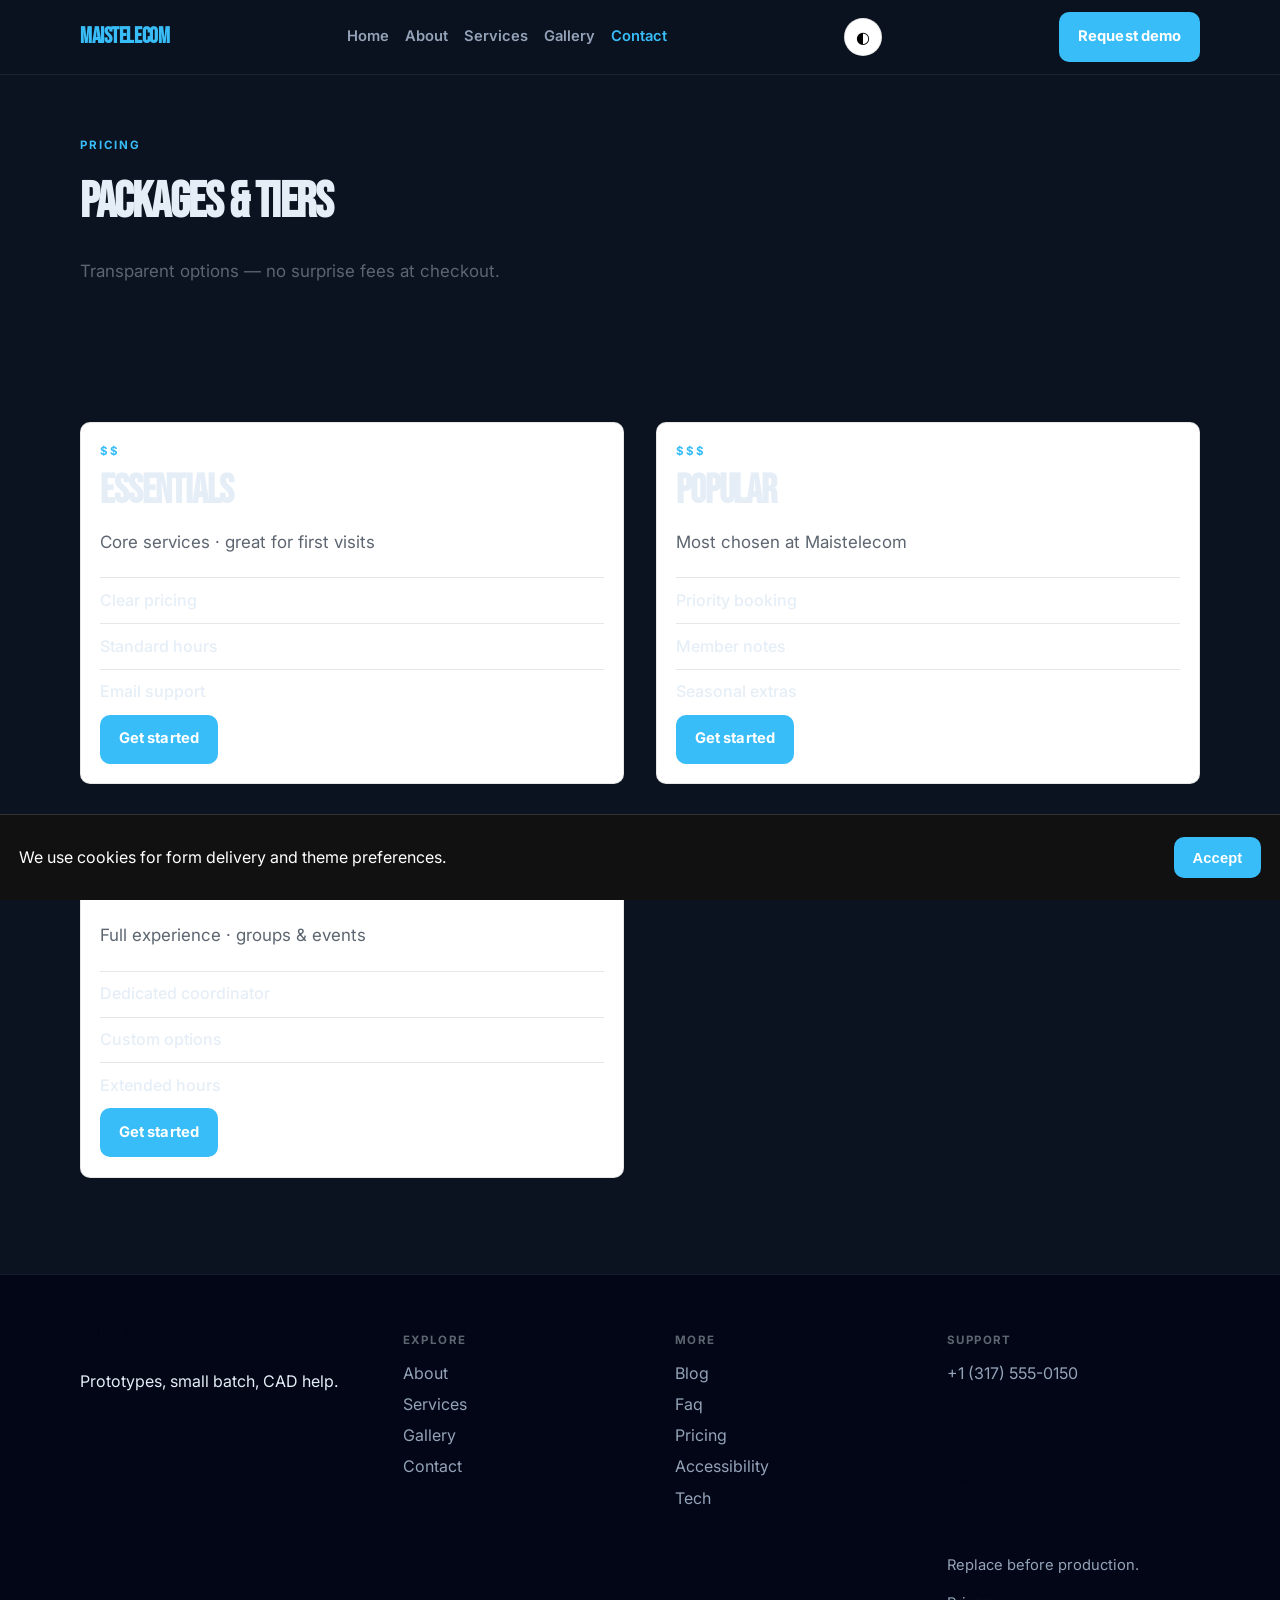
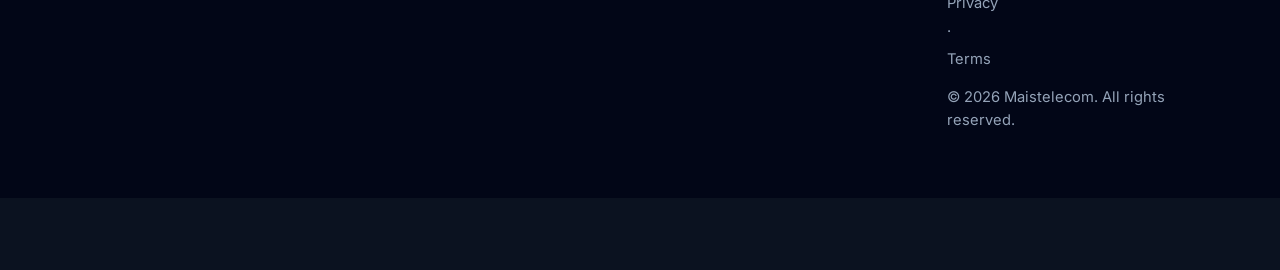
<file: pricing.html>
<!DOCTYPE html>
<html lang="en">
<head>
  <meta charset="UTF-8" />
  <meta name="viewport" content="width=device-width, initial-scale=1" />
  <title>Pricing | Maistelecom</title>
  <meta name="description" content="Packages and pricing" />
  <meta property="og:title" content="Pricing | Maistelecom" />
  <meta property="og:description" content="Packages and pricing" />
  <meta property="og:type" content="website" />
  <meta name="twitter:card" content="summary_large_image" />
  <meta name="twitter:title" content="Pricing | Maistelecom" />
  <meta name="twitter:description" content="Packages and pricing" />
  <meta property="og:image" content="assets/img-1.jpg" />
  <meta name="twitter:image" content="assets/img-1.jpg" />
  <meta property="og:url" content="https://maistelecom.github.io" />
  <script type="application/ld+json">{"@context": "https://schema.org", "@type": "LocalBusiness", "name": "Maistelecom", "description": "Prototypes, small batch, CAD help.", "url": "https://maistelecom.github.io", "image": "assets/img-1.jpg"}</script>
<script type="application/ld+json">{"@context": "https://schema.org", "@type": "FAQPage", "mainEntity": [{"@type": "Question", "name": "Where are you?", "acceptedAnswer": {"@type": "Answer", "text": "400 Monument Circle, Indianapolis, IN. See the map on Visit."}}, {"@type": "Question", "name": "How do I reach support?", "acceptedAnswer": {"@type": "Answer", "text": "Use the Contact form or email support@maistelecom.com. We reply during open hours."}}, {"@type": "Question", "name": "How do I book?", "acceptedAnswer": {"@type": "Answer", "text": "Send a message on Contact, email bookings@maistelecom.com, or call +1 (317) 555-0150."}}, {"@type": "Question", "name": "Are prices current?", "acceptedAnswer": {"@type": "Answer", "text": "Listed prices are current and may shift with seasons — we update this site when they do."}}, {"@type": "Question", "name": "Do you take groups?", "acceptedAnswer": {"@type": "Answer", "text": "Yes for many bookings — tell us the size and date and we'll confirm what Maistelecom can host."}}, {"@type": "Question", "name": "What should I bring?", "acceptedAnswer": {"@type": "Answer", "text": "Just yourself (and any notes on allergies, sizes, or preferences). We'll handle the rest."}}, {"@type": "Question", "name": "Where can I read updates?", "acceptedAnswer": {"@type": "Answer", "text": "Blog and Journal pages publish changes before social media."}}, {"@type": "Question", "name": "How do I join the team?", "acceptedAnswer": {"@type": "Answer", "text": "Open roles are listed on Careers — we reply to every application."}}, {"@type": "Question", "name": "Is the space accessible?", "acceptedAnswer": {"@type": "Answer", "text": "See our Accessibility page for entrance, seating and restroom notes."}}, {"@type": "Question", "name": "Can I book for someone else?", "acceptedAnswer": {"@type": "Answer", "text": "Yes — include their name and preferences in the contact form."}}]}</script>
<script type="application/ld+json">{"@context": "https://schema.org", "@type": "WebSite", "name": "Maistelecom", "url": "https://maistelecom.github.io", "description": "Prototypes, small batch, CAD help."}</script>
  <link rel="canonical" href="https://maistelecom.github.io/pricing.html" />
  <link rel="alternate" hreflang="en" href="https://maistelecom.github.io/pricing.html" />
  <link rel="alternate" hreflang="x-default" href="https://maistelecom.github.io/index.html" />
  <meta name="theme-color" content="#111111" />
  <link rel="preconnect" href="https://fonts.googleapis.com" />
  <link rel="preconnect" href="https://fonts.gstatic.com" crossorigin />
  <link href="https://fonts.googleapis.com/css2?family=Bebas+Neue&family=Inter:wght@400;500;600;700&display=swap" rel="stylesheet" />
  <link rel="stylesheet" href="styles.css" />
  <link rel="icon" href="favicon.svg" type="image/svg+xml" />
</head>
<body>

  <header class="top">
    <div class="shell bar">
      <a class="logo" href="index.html">Maistelecom</a>
      <button class="nav-toggle" type="button" aria-label="Open menu" data-nav-toggle>
        <span></span><span></span><span></span>
      </button>
      <nav data-nav><a href="index.html">Home</a><a href="about.html">About</a><a href="offerings.html">Services</a><a href="gallery.html">Gallery</a><a href="contact.html" class="on">Contact</a></nav>
      <button type="button" class="theme-toggle" data-theme-toggle aria-label="Toggle dark mode">◐</button>
      <a class="cta" href="contact.html" data-open-book>Request demo</a>
    </div>
  </header>  <main class="page">
    <section class="page-hero"><div class="shell">
      <p class="eyebrow">Pricing</p>
      <h1>Packages &amp; tiers</h1>
      <p class="lead">Transparent options — no surprise fees at checkout.</p>
    </div></section>
    <section class="block"><div class="shell value-grid"><article class="price-tier reveal">
      <p class="eyebrow">$$</p>
      <h2>Essentials</h2>
      <p class="lead">Core services · great for first visits</p>
      <ul class="checks"><li>Clear pricing</li><li>Standard hours</li><li>Email support</li></ul>
      <a class="btn solid" href="contact.html" data-open-book>Get started</a>
    </article><article class="price-tier reveal">
      <p class="eyebrow">$$$</p>
      <h2>Popular</h2>
      <p class="lead">Most chosen at Maistelecom</p>
      <ul class="checks"><li>Priority booking</li><li>Member notes</li><li>Seasonal extras</li></ul>
      <a class="btn solid" href="contact.html" data-open-book>Get started</a>
    </article><article class="price-tier reveal">
      <p class="eyebrow">$$$$</p>
      <h2>Premium</h2>
      <p class="lead">Full experience · groups &amp; events</p>
      <ul class="checks"><li>Dedicated coordinator</li><li>Custom options</li><li>Extended hours</li></ul>
      <a class="btn solid" href="contact.html" data-open-book>Get started</a>
    </article></div></section>
  </main>
  <footer class="foot">
    <div class="shell foot-grid">
      <div>
        <strong>Maistelecom</strong>
        <p>Prototypes, small batch, CAD help.</p>
        
      </div>
      <div>
        <p class="fh">Explore</p>
        <a href="about.html">About</a><a href="offerings.html">Services</a><a href="gallery.html">Gallery</a><a href="contact.html">Contact</a>
      </div>
      <div>
        <p class="fh">More</p>
        <a href="blog.html">Blog</a><a href="faq.html">Faq</a><a href="pricing.html">Pricing</a><a href="accessibility.html">Accessibility</a><a href="tech.html">Tech</a>
      </div>
      <div>
        <p class="fh">Support</p>
        <a href="tel:+13175550150">+1 (317) 555-0150</a>
        <p class="mail-plain">support@maistelecom.com</p>
        <p class="mail-plain">hello@maistelecom.com</p>
        
        <p class="foot-meta"><strong>Demo contact details</strong><br/>Replace before production.</p>
        <p class="foot-meta"><a href="privacy.html">Privacy</a> · <a href="terms.html">Terms</a></p>
        <p class="foot-meta">© 2026 Maistelecom. All rights reserved.</p>
      </div>
    </div>
  </footer>
  <div class="cookie-bar" data-cookie-bar hidden>
    <p>We use cookies for form delivery and theme preferences.</p>
    <button type="button" class="btn solid" data-cookie-accept>Accept</button>
  </div>
  <div class="mobile-cta">
    <a href="tel:+13175550150">Call</a>
    <button type="button" data-open-book>Contact sales</button>
    
  </div>
  <div class="toast" data-toast hidden></div>

  <div class="modal" data-book-modal hidden>
    <div class="modal-card">
      <button class="modal-close" type="button" data-close-book aria-label="Close">×</button>
      <p class="eyebrow">Quick request</p>
      <h3>Contact Maistelecom</h3>
      <p class="lead">Send the essentials and we will reply by email.</p>
      <form class="contact-form compact" data-quick-book data-support="support@maistelecom.com">
        <label>Name<input name="name" required placeholder="Your name" /></label>
        <label>Email<input type="email" name="email" required placeholder="you@email.com" /></label>
        <label>Timing<input name="when" required placeholder="Preferred date or timeline" /></label>
        <label>Notes<textarea name="message" rows="3" placeholder="Project, product, service or other details…"></textarea></label>
        <button class="btn solid" type="submit">Contact sales</button>
      </form>
    </div>
  </div>

  <div class="lightbox" data-lightbox hidden>
    <button class="modal-close" type="button" data-lightbox-close aria-label="Close">×</button>
    <img data-lightbox-img alt="" />
    <div class="lightbox-nav">
      <button type="button" data-lightbox-prev>‹</button>
      <button type="button" data-lightbox-next>›</button>
    </div>
  </div>
  <script src="site.js"></script>
</body></html>
</file>
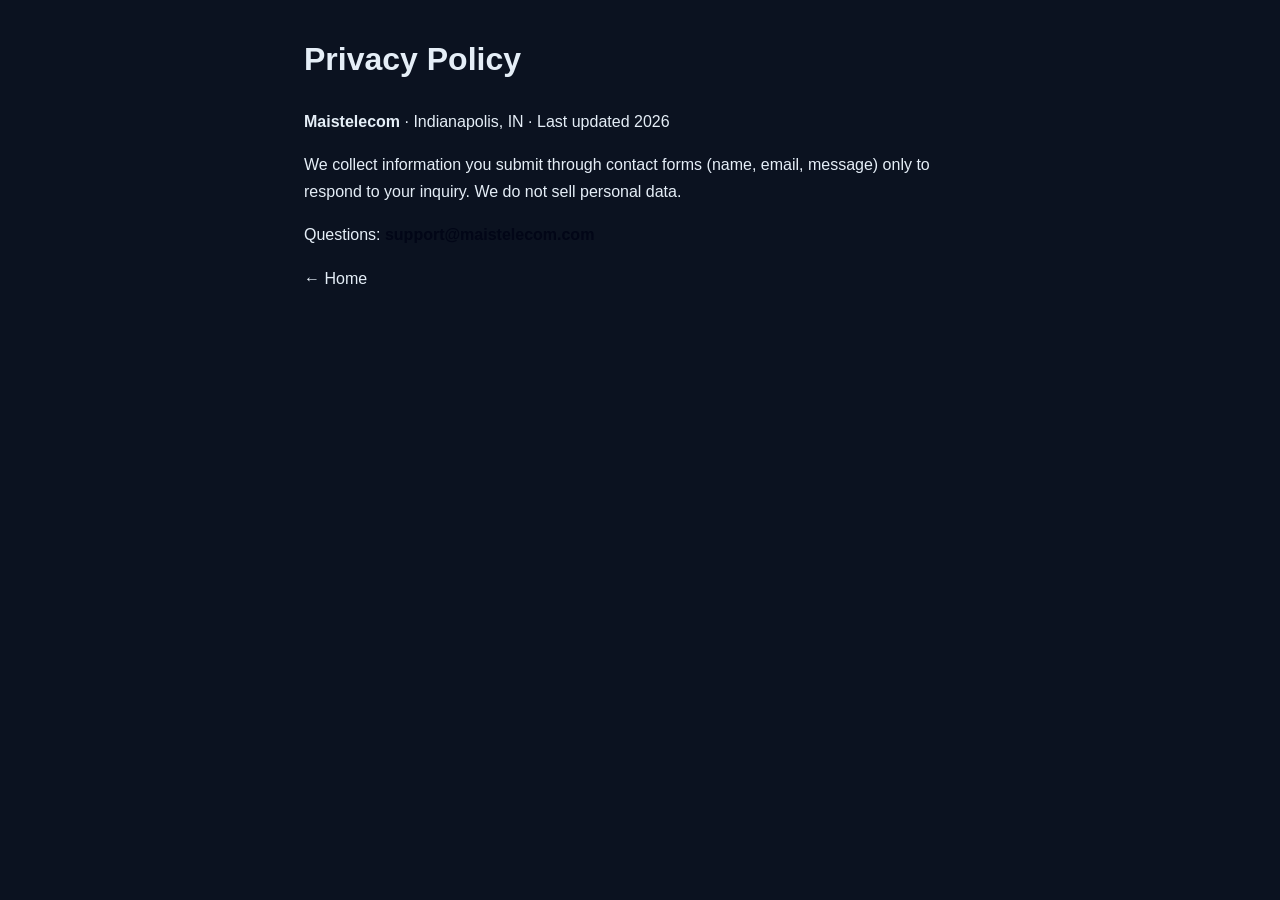
<file: privacy.html>
<!DOCTYPE html>
<html lang="en"><head><meta charset="UTF-8"><meta name="viewport" content="width=device-width,initial-scale=1">
<title>Privacy Policy | Maistelecom</title>
<meta name="description" content="Privacy information for Maistelecom">
<link rel="stylesheet" href="styles.css"></head>
<body><main class="page" style="max-width:720px;margin:2rem auto;padding:0 1.5rem;line-height:1.7">
<h1>Privacy Policy</h1>
<p><strong>Maistelecom</strong> · Indianapolis, IN · Last updated 2026</p>
<p>We collect information you submit through contact forms (name, email, message) only to respond to your inquiry. We do not sell personal data.</p>
<p>Questions: <span class="mail-plain">support@maistelecom.com</span></p>
<p><a href="index.html">← Home</a></p>
</main></body></html>
</file>
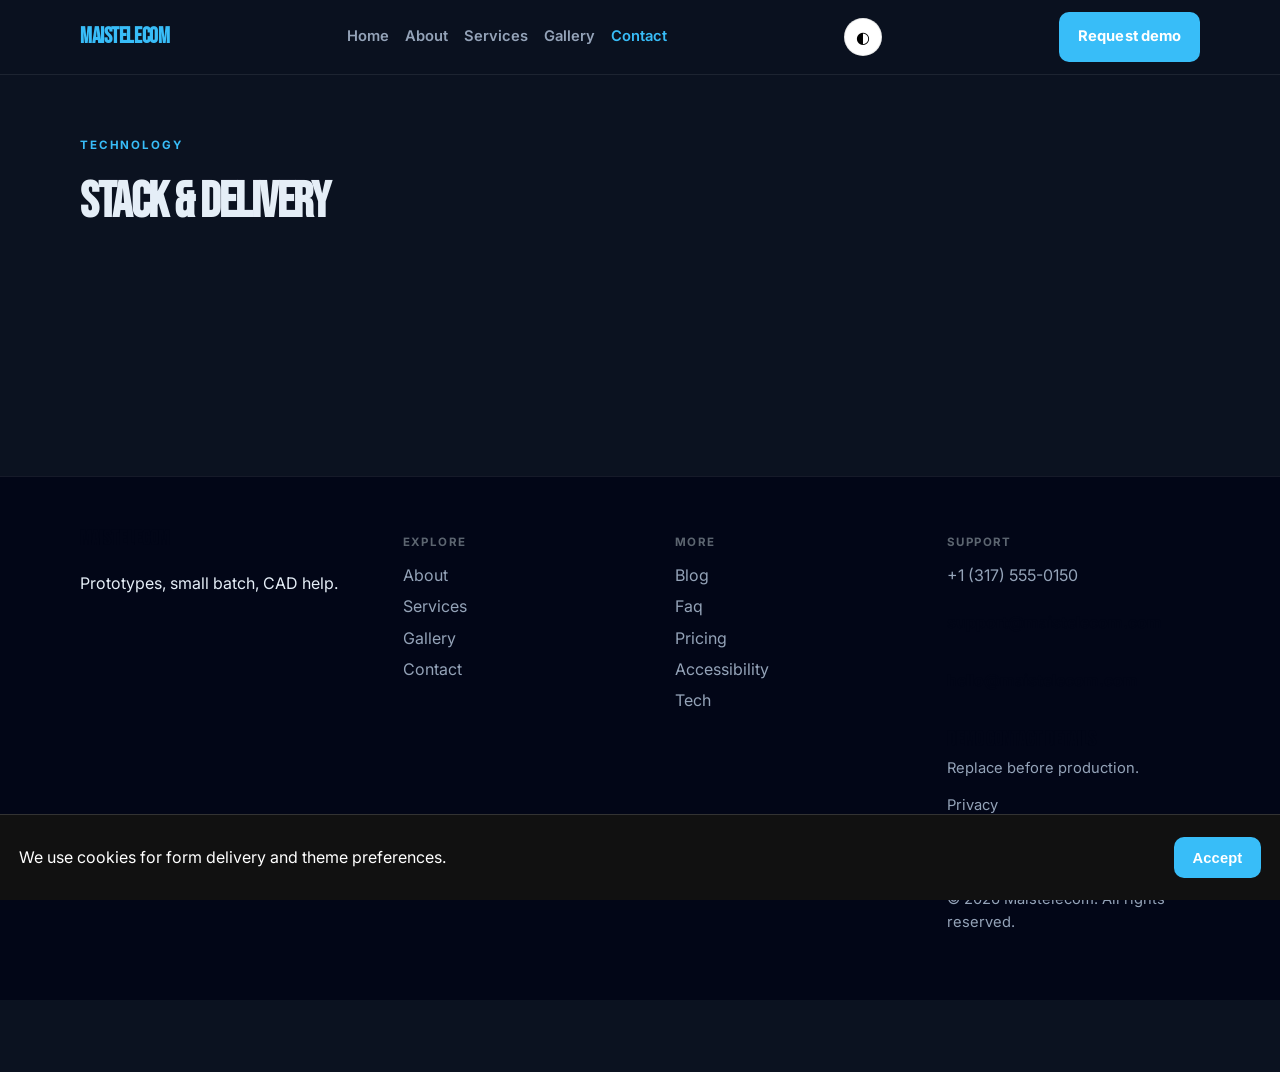
<file: tech.html>
<!DOCTYPE html>
<html lang="en">
<head>
  <meta charset="UTF-8" />
  <meta name="viewport" content="width=device-width, initial-scale=1" />
  <title>Technology | Maistelecom</title>
  <meta name="description" content="Tech stack" />
  <meta property="og:title" content="Technology | Maistelecom" />
  <meta property="og:description" content="Tech stack" />
  <meta property="og:type" content="website" />
  <meta name="twitter:card" content="summary_large_image" />
  <meta name="twitter:title" content="Technology | Maistelecom" />
  <meta name="twitter:description" content="Tech stack" />
  <meta property="og:image" content="assets/img-1.jpg" />
  <meta name="twitter:image" content="assets/img-1.jpg" />
  <meta property="og:url" content="https://maistelecom.github.io" />
  <script type="application/ld+json">{"@context": "https://schema.org", "@type": "LocalBusiness", "name": "Maistelecom", "description": "Prototypes, small batch, CAD help.", "url": "https://maistelecom.github.io", "image": "assets/img-1.jpg"}</script>
<script type="application/ld+json">{"@context": "https://schema.org", "@type": "FAQPage", "mainEntity": [{"@type": "Question", "name": "Where are you?", "acceptedAnswer": {"@type": "Answer", "text": "400 Monument Circle, Indianapolis, IN. See the map on Visit."}}, {"@type": "Question", "name": "How do I reach support?", "acceptedAnswer": {"@type": "Answer", "text": "Use the Contact form or email support@maistelecom.com. We reply during open hours."}}, {"@type": "Question", "name": "How do I book?", "acceptedAnswer": {"@type": "Answer", "text": "Send a message on Contact, email bookings@maistelecom.com, or call +1 (317) 555-0150."}}, {"@type": "Question", "name": "Are prices current?", "acceptedAnswer": {"@type": "Answer", "text": "Listed prices are current and may shift with seasons — we update this site when they do."}}, {"@type": "Question", "name": "Do you take groups?", "acceptedAnswer": {"@type": "Answer", "text": "Yes for many bookings — tell us the size and date and we'll confirm what Maistelecom can host."}}, {"@type": "Question", "name": "What should I bring?", "acceptedAnswer": {"@type": "Answer", "text": "Just yourself (and any notes on allergies, sizes, or preferences). We'll handle the rest."}}, {"@type": "Question", "name": "Where can I read updates?", "acceptedAnswer": {"@type": "Answer", "text": "Blog and Journal pages publish changes before social media."}}, {"@type": "Question", "name": "How do I join the team?", "acceptedAnswer": {"@type": "Answer", "text": "Open roles are listed on Careers — we reply to every application."}}, {"@type": "Question", "name": "Is the space accessible?", "acceptedAnswer": {"@type": "Answer", "text": "See our Accessibility page for entrance, seating and restroom notes."}}, {"@type": "Question", "name": "Can I book for someone else?", "acceptedAnswer": {"@type": "Answer", "text": "Yes — include their name and preferences in the contact form."}}]}</script>
<script type="application/ld+json">{"@context": "https://schema.org", "@type": "WebSite", "name": "Maistelecom", "url": "https://maistelecom.github.io", "description": "Prototypes, small batch, CAD help."}</script>
  <link rel="canonical" href="https://maistelecom.github.io/tech.html" />
  <link rel="alternate" hreflang="en" href="https://maistelecom.github.io/tech.html" />
  <link rel="alternate" hreflang="x-default" href="https://maistelecom.github.io/index.html" />
  <meta name="theme-color" content="#111111" />
  <link rel="preconnect" href="https://fonts.googleapis.com" />
  <link rel="preconnect" href="https://fonts.gstatic.com" crossorigin />
  <link href="https://fonts.googleapis.com/css2?family=Bebas+Neue&family=Inter:wght@400;500;600;700&display=swap" rel="stylesheet" />
  <link rel="stylesheet" href="styles.css" />
  <link rel="icon" href="favicon.svg" type="image/svg+xml" />
</head>
<body>

  <header class="top">
    <div class="shell bar">
      <a class="logo" href="index.html">Maistelecom</a>
      <button class="nav-toggle" type="button" aria-label="Open menu" data-nav-toggle>
        <span></span><span></span><span></span>
      </button>
      <nav data-nav><a href="index.html">Home</a><a href="about.html">About</a><a href="offerings.html">Services</a><a href="gallery.html">Gallery</a><a href="contact.html" class="on">Contact</a></nav>
      <button type="button" class="theme-toggle" data-theme-toggle aria-label="Toggle dark mode">◐</button>
      <a class="cta" href="contact.html" data-open-book>Request demo</a>
    </div>
  </header>  <main class="page">
    <section class="page-hero"><div class="shell">
      <p class="eyebrow">Technology</p>
      <h1>Stack &amp; delivery</h1>
    </div></section>
    <section class="block"><div class="shell value-grid"></div></section>
  </main>
  <footer class="foot">
    <div class="shell foot-grid">
      <div>
        <strong>Maistelecom</strong>
        <p>Prototypes, small batch, CAD help.</p>
        
      </div>
      <div>
        <p class="fh">Explore</p>
        <a href="about.html">About</a><a href="offerings.html">Services</a><a href="gallery.html">Gallery</a><a href="contact.html">Contact</a>
      </div>
      <div>
        <p class="fh">More</p>
        <a href="blog.html">Blog</a><a href="faq.html">Faq</a><a href="pricing.html">Pricing</a><a href="accessibility.html">Accessibility</a><a href="tech.html">Tech</a>
      </div>
      <div>
        <p class="fh">Support</p>
        <a href="tel:+13175550150">+1 (317) 555-0150</a>
        <p class="mail-plain">support@maistelecom.com</p>
        <p class="mail-plain">hello@maistelecom.com</p>
        
        <p class="foot-meta"><strong>Demo contact details</strong><br/>Replace before production.</p>
        <p class="foot-meta"><a href="privacy.html">Privacy</a> · <a href="terms.html">Terms</a></p>
        <p class="foot-meta">© 2026 Maistelecom. All rights reserved.</p>
      </div>
    </div>
  </footer>
  <div class="cookie-bar" data-cookie-bar hidden>
    <p>We use cookies for form delivery and theme preferences.</p>
    <button type="button" class="btn solid" data-cookie-accept>Accept</button>
  </div>
  <div class="mobile-cta">
    <a href="tel:+13175550150">Call</a>
    <button type="button" data-open-book>Contact sales</button>
    
  </div>
  <div class="toast" data-toast hidden></div>

  <div class="modal" data-book-modal hidden>
    <div class="modal-card">
      <button class="modal-close" type="button" data-close-book aria-label="Close">×</button>
      <p class="eyebrow">Quick request</p>
      <h3>Contact Maistelecom</h3>
      <p class="lead">Send the essentials and we will reply by email.</p>
      <form class="contact-form compact" data-quick-book data-support="support@maistelecom.com">
        <label>Name<input name="name" required placeholder="Your name" /></label>
        <label>Email<input type="email" name="email" required placeholder="you@email.com" /></label>
        <label>Timing<input name="when" required placeholder="Preferred date or timeline" /></label>
        <label>Notes<textarea name="message" rows="3" placeholder="Project, product, service or other details…"></textarea></label>
        <button class="btn solid" type="submit">Contact sales</button>
      </form>
    </div>
  </div>

  <div class="lightbox" data-lightbox hidden>
    <button class="modal-close" type="button" data-lightbox-close aria-label="Close">×</button>
    <img data-lightbox-img alt="" />
    <div class="lightbox-nav">
      <button type="button" data-lightbox-prev>‹</button>
      <button type="button" data-lightbox-next>›</button>
    </div>
  </div>
  <script src="site.js"></script>
</body></html>
</file>
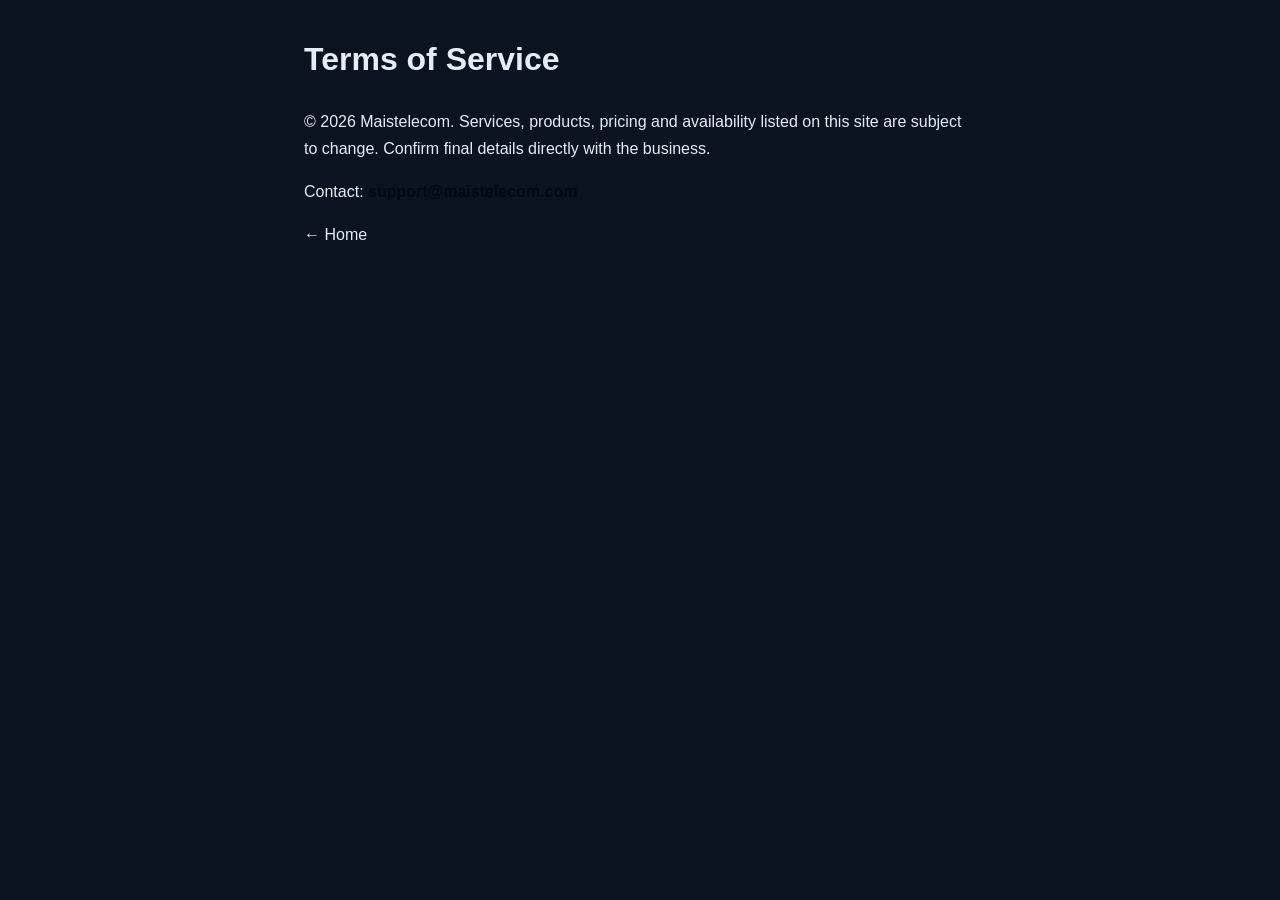
<file: terms.html>
<!DOCTYPE html>
<html lang="en"><head><meta charset="UTF-8"><meta name="viewport" content="width=device-width,initial-scale=1">
<title>Terms of Service | Maistelecom</title>
<meta name="description" content="Terms and conditions for Maistelecom">
<link rel="stylesheet" href="styles.css"></head>
<body><main class="page" style="max-width:720px;margin:2rem auto;padding:0 1.5rem;line-height:1.7">
<h1>Terms of Service</h1>
<p>© 2026 Maistelecom. Services, products, pricing and availability listed on this site are subject to change. Confirm final details directly with the business.</p>
<p>Contact: <span class="mail-plain">support@maistelecom.com</span></p>
<p><a href="index.html">← Home</a></p>
</main></body></html>
</file>
<file: styles.css>
:root {
  --ink:#121417; --muted:#5c6570; --paper:#0b1220;
  --accent:#38bdf8; --deep:#020617; --line:rgba(18,20,23,.10);
  --display:"Bebas Neue",Georgia,"Times New Roman",serif;
  --body:"Inter","Segoe UI",sans-serif; --shell:1120px;
  --radius:10px;
}
*{box-sizing:border-box} html{scroll-behavior:smooth}
body{margin:0;font-family:var(--body);color:var(--ink);background:var(--paper);line-height:1.6;padding-bottom:72px;-webkit-font-smoothing:antialiased}
a{color:inherit;text-decoration:none} img{max-width:100%;display:block}
.shell{width:min(var(--shell),calc(100% - 2.4rem));margin-inline:auto}
.sr{position:absolute;left:-9999px}
.mail-plain{display:inline-block;font-weight:700;color:var(--deep);word-break:break-all}
.support-banner{padding:1.25rem 1.35rem;margin:0 0 1.5rem;border:1px solid var(--line);border-left:4px solid var(--accent);background:#fff;border-radius:var(--radius)}
.support-mail{margin:.35rem 0 .5rem;font-family:var(--display);font-size:clamp(1.4rem,3vw,2rem);font-weight:700;color:var(--deep)}
.form-success{margin-top:1.2rem;padding:1.4rem;border:1px solid color-mix(in srgb,var(--accent) 35%,var(--line));background:#fff;border-radius:var(--radius)}
.form-success h3{margin:0 0 .5rem;font-family:var(--display);font-size:1.6rem}
.form-success[hidden],.contact-form[hidden]{display:none !important}
.contact-form select{width:100%;padding:.85rem 1rem;border:1px solid var(--line);border-radius:8px;font:inherit;background:#fff}
.top{position:sticky;top:0;z-index:40;backdrop-filter:blur(14px);background:color-mix(in srgb,var(--paper) 90%,white);border-bottom:1px solid var(--line)}
.bar{min-height:74px;display:flex;align-items:center;justify-content:space-between;gap:1rem;position:relative}
.logo{font-family:var(--display);font-weight:700;font-size:1.35rem;color:var(--deep);letter-spacing:-.02em}
nav{display:flex;flex-wrap:wrap;gap:1rem;font-weight:600;font-size:.92rem;color:var(--muted)}
nav a.on,nav a:hover{color:var(--accent)}
.nav-toggle{display:none;flex-direction:column;gap:5px;background:transparent;border:0;padding:.4rem;cursor:pointer}
.nav-toggle span{display:block;width:22px;height:2px;background:var(--deep)}
.cta,.btn{display:inline-flex;align-items:center;justify-content:center;padding:.8rem 1.15rem;border-radius:var(--radius);font-weight:700;font-size:.92rem;border:0;cursor:pointer;letter-spacing:.01em}
.cta,.btn.solid{background:var(--accent);color:#fff}
.btn.line{border:1px solid rgba(255,255,255,.55);color:#fff;background:transparent}
.btn.quiet{border:1px solid var(--line);background:#fff;color:var(--ink)}
.hero{position:relative;min-height:90vh;display:grid;align-items:end;color:#fff;overflow:hidden}
.hero-bg{position:absolute;inset:0;background-size:cover;background-position:center center;background-repeat:no-repeat}
.hero-shade{position:absolute;inset:0;background:linear-gradient(115deg,rgba(10,12,16,.72),rgba(10,12,16,.18))}
.hero-photo img{width:100%;aspect-ratio:16/9;object-fit:cover;object-position:center;display:block;max-height:min(78vh,900px)}
.hero-copy{position:relative;z-index:2;padding:5rem 0 3.8rem;max-width:720px}
.brand{margin:0 0 .75rem;font-family:var(--display);font-size:clamp(1.85rem,3.6vw,2.7rem);font-weight:700}
.hero h1,.page-hero h1{margin:0;font-family:var(--display);letter-spacing:-.03em;font-weight:700}
.hero h1{font-size:clamp(2.15rem,5.2vw,3.55rem);max-width:15ch;line-height:1.05}
.lede{margin:1.15rem 0 0;max-width:42ch;color:rgba(255,255,255,.9);font-size:1.08rem}
.actions{display:flex;flex-wrap:wrap;gap:.75rem;margin-top:1.7rem}
.promo{display:flex;justify-content:space-between;gap:1rem;align-items:center;margin:1.35rem auto;padding:1.05rem 1.25rem;background:#fff;border:1px solid var(--line);border-radius:var(--radius);box-shadow:0 8px 28px rgba(18,20,23,.04)}
.promo p{margin:0;font-weight:600}
.promo a{font-weight:800;color:var(--accent);white-space:nowrap}
.strip{border-bottom:1px solid var(--line);background:rgba(255,255,255,.5)}
.strip-row{display:flex;flex-wrap:wrap;gap:.8rem 1.5rem;padding:1.05rem 0;font-weight:700;color:var(--deep);font-size:.95rem}
.stats-band{border-bottom:1px solid var(--line);background:rgba(255,255,255,.72)}
.stats-row{display:grid;grid-template-columns:repeat(4,1fr);gap:1rem;padding:1.55rem 0}
.stat b{display:block;font-family:var(--display);font-size:1.65rem;color:var(--deep)}
.stat span{display:block;margin-top:.25rem;color:var(--muted);font-size:.88rem}
.mosaic{display:grid;grid-template-columns:1.2fr 1fr 1fr;gap:.85rem}
.mosaic img{width:100%;aspect-ratio:4/3;object-fit:cover;object-position:center;border-radius:var(--radius);display:block}
.block{padding:4.8rem 0}.block.tint{background:rgba(255,255,255,.58);border-block:1px solid var(--line)}
.eyebrow{margin:0 0 .55rem;font-size:.72rem;font-weight:700;letter-spacing:.16em;text-transform:uppercase;color:var(--accent)}
h2{margin:0;font-family:var(--display);font-size:clamp(1.85rem,3.1vw,2.55rem);letter-spacing:-.03em;max-width:18ch;line-height:1.1}
.lead{margin:.95rem 0 0;color:var(--muted);max-width:52ch;font-size:1.06rem}
.split{display:grid;grid-template-columns:1.1fr .9fr;gap:2.2rem;align-items:start}
.amenity-grid,.contact-grid,.newsletter{display:grid;grid-template-columns:1.1fr .9fr;gap:2.2rem;align-items:start}
.checks,.why,.hours{margin:1.35rem 0 0;padding:0;list-style:none}
.checks li,.why li,.hours li{padding:.6rem 0;border-top:1px solid var(--line);font-weight:500}
.hours-card,.card{background:#fff;border:1px solid var(--line);border-radius:var(--radius);padding:1.4rem;box-shadow:0 10px 30px rgba(18,20,23,.035)}
.card-actions{display:flex;flex-wrap:wrap;gap:.6rem;margin-top:1rem}
.stack-card p{margin:0 0 1rem}
.about-photos{display:grid;gap:.85rem}
.about-photos img,.solo{width:100%;aspect-ratio:4/3;object-fit:cover;object-position:center;border-radius:var(--radius)}
.solo.wide{aspect-ratio:16/9;margin-top:1rem}
.menu-grid{margin-top:2rem;display:grid;grid-template-columns:repeat(3,1fr);gap:1rem}
.menu-list{margin-top:1.5rem;display:grid;gap:.85rem}
.menu-list .item{padding:1.1rem 1.2rem}
.item{background:#fff;border:1px solid var(--line);border-radius:var(--radius);padding:1.2rem;position:relative;box-shadow:0 8px 24px rgba(18,20,23,.03)}
.item.soft{background:color-mix(in srgb,var(--paper) 70%,white)}
.item-top{display:flex;justify-content:space-between;gap:.5rem;align-items:baseline}
.item h3{margin:0 0 .35rem;font-family:var(--display);font-size:1.25rem}
.item p{margin:0;color:var(--muted)}
.item .tag{margin-top:.7rem;font-size:.72rem;font-weight:800;letter-spacing:.1em;text-transform:uppercase;color:var(--accent)}
.price{font-weight:700;color:var(--accent);white-space:nowrap}
.process{list-style:none;margin:2rem 0 0;padding:0;display:grid;gap:1rem}
.process li{display:grid;grid-template-columns:64px 1fr;gap:1rem;padding:1rem 0;border-top:1px solid var(--line)}
.process span{font-family:var(--display);font-size:1.5rem;color:var(--accent)}
.quotes{display:grid;grid-template-columns:repeat(3,1fr);gap:1rem;margin-top:1.5rem}
blockquote{margin:0;padding:1.3rem;background:#fff;border:1px solid var(--line);border-radius:var(--radius)}
blockquote p{margin:0;font-family:var(--display);font-size:1.25rem;line-height:1.25}
blockquote footer{margin-top:.85rem;color:var(--muted);font-size:.9rem}
.value-grid,.team-grid{display:grid;grid-template-columns:repeat(2,1fr);gap:1rem;margin-top:1.5rem}
.two-col{display:grid;grid-template-columns:1fr 1fr;gap:2rem;align-items:start}
.value-grid article,.person,.team-card{background:#fff;border:1px solid var(--line);border-radius:var(--radius);padding:1.2rem;overflow:hidden}
.team-card img{width:100%;aspect-ratio:1;object-fit:cover;object-position:center top;border-radius:calc(var(--radius) - 4px);margin:0 0 .85rem;display:block}
.team-card h3{margin:0 0 .25rem;font-family:var(--display);font-size:1.2rem}
.team-card .eyebrow{margin:0 0 .5rem}
.team-card p:last-child{margin:0;color:var(--muted);line-height:1.55}
.person .role{color:var(--accent);font-weight:700;margin:.2rem 0 .5rem}
img{max-width:100%;height:auto;display:block}
picture,figure{margin:0}
.faq details{border-top:1px solid var(--line);padding:1rem 0}
.faq summary{cursor:pointer;font-weight:700}
.faq p{margin:.6rem 0 0;color:var(--muted)}
.page-hero{padding:3.8rem 0 1.1rem}
.page-hero h1{font-size:clamp(2.1rem,4vw,3.1rem);max-width:16ch}
.page .lead{color:var(--muted)}
.gallery-rich{display:grid;grid-template-columns:repeat(2,1fr);gap:1rem}
.gallery-rich figure{margin:0}
.gallery-rich img{width:100%;aspect-ratio:4/3;object-fit:cover;object-position:center;border-radius:var(--radius)}
.gallery-rich figcaption{margin-top:.45rem;color:var(--muted);font-size:.88rem}
.visit-grid{display:grid;grid-template-columns:.85fr 1.15fr;gap:1.6rem}
.map-wrap{margin-top:1rem;border-radius:var(--radius);overflow:hidden;border:1px solid var(--line);background:#fff}
.map-wrap iframe{width:100%;height:320px;border:0;display:block}
.map-note{margin:.55rem 1rem 1rem;font-size:.9rem}
.map-note a{color:var(--accent);font-weight:700}
.contact-form,.news-form{display:grid;gap:.9rem;margin-top:1rem}
.contact-form label{display:grid;gap:.35rem;font-weight:700;font-size:.9rem}
.contact-form input,.contact-form textarea,.news-form input{width:100%;padding:.9rem 1rem;border:1px solid var(--line);border-radius:8px;font:inherit;background:#fff}
.contact-form input:focus,.contact-form textarea:focus,.contact-form select:focus,.news-form input:focus{outline:2px solid color-mix(in srgb,var(--accent) 45%,white);border-color:var(--accent)}
.news-form{grid-template-columns:1fr auto;align-items:center}
.form-note{margin:0;color:var(--muted);font-size:.88rem}
.cta-band{padding:4rem 0;background:var(--deep);color:#fff}
.cta-band h2{color:#fff;max-width:16ch}
.cta-band p{color:rgba(255,255,255,.86);max-width:46ch}
.center-cta{text-align:center;margin-top:2rem}
.textlink{display:inline-block;margin-top:1rem;font-weight:700;color:var(--accent)}
.foot{border-top:1px solid var(--line);padding:2.8rem 0 3.2rem;background:rgba(255,255,255,.72)}
.foot-grid{display:grid;grid-template-columns:1.2fr 1fr 1fr 1fr;gap:1.2rem}
.fh{font-size:.72rem;font-weight:700;letter-spacing:.12em;text-transform:uppercase;color:var(--muted)}
.foot a{display:block;margin:.35rem 0;color:var(--muted)}
.foot a:hover{color:var(--accent)}
.foot strong{font-family:var(--display);font-size:1.3rem;color:var(--deep)}
.foot-meta{color:var(--muted);font-size:.92rem;line-height:1.55}
.mobile-cta{display:none;position:fixed;left:0;right:0;bottom:0;z-index:50;background:#fff;border-top:1px solid var(--line);grid-template-columns:1fr 1fr 1fr}
.mobile-cta a,.mobile-cta button{text-align:center;padding:.95rem .4rem;font-weight:800;font-size:.85rem;color:var(--deep);background:transparent;border:0;font-family:inherit;cursor:pointer}
.mobile-cta a:nth-child(2),.mobile-cta button:nth-child(2){background:var(--accent);color:#fff}
.toast{position:fixed;left:50%;bottom:5.5rem;transform:translateX(-50%);background:var(--deep);color:#fff;padding:.9rem 1.2rem;border-radius:999px;font-weight:700;z-index:80;box-shadow:0 12px 32px rgba(0,0,0,.22)}
.btn.mini{padding:.45rem .7rem;font-size:.78rem}
.item-actions{display:flex;flex-wrap:wrap;gap:.45rem;margin-top:.9rem}
.offer-tools{margin-bottom:1rem}
.offer-tools input{width:min(420px,100%);padding:.85rem 1rem;border:1px solid var(--line);border-radius:8px;font:inherit;background:#fff}
.saved-tray{margin:1rem 0;padding:1rem;border:1px dashed var(--line);background:#fff;border-radius:var(--radius)}
.saved-tray ul{margin:.5rem 0 1rem;padding-left:1.1rem}
.open-badge{display:inline-flex;align-items:center;gap:.35rem;padding:.35rem .65rem;border-radius:999px;font-size:.75rem;font-weight:800;letter-spacing:.04em;text-transform:uppercase;background:#ecfdf5;color:#166534;border:1px solid #86efac}
.open-badge.closed{background:#fef2f2;color:#991b1b;border-color:#fecaca}
.open-badge.unknown{background:#f8fafc;color:#475569;border-color:#cbd5e1}
.text-cta{border:0;background:transparent;color:var(--accent);font-weight:800;cursor:pointer;font:inherit;padding:0}
.copy-btn{margin-left:.45rem;border:1px solid var(--line);background:#fff;border-radius:6px;padding:.2rem .45rem;font-size:.72rem;font-weight:700;cursor:pointer}
.gal-btn{display:block;width:100%;padding:0;border:0;background:transparent;cursor:zoom-in}
.gal-btn img{width:100%;aspect-ratio:4/3;object-fit:cover;object-position:center;border-radius:var(--radius)}
.modal,.lightbox{position:fixed;inset:0;z-index:90;background:rgba(10,12,16,.72);display:grid;place-items:center;padding:1rem}
.modal[hidden],.lightbox[hidden]{display:none !important}
.modal-card{width:min(480px,100%);background:var(--paper);border-radius:14px;padding:1.4rem 1.4rem 1.2rem;position:relative;border:1px solid var(--line);box-shadow:0 24px 60px rgba(0,0,0,.28)}
.modal-card h3{margin:.2rem 0 .4rem;font-family:var(--display);font-size:1.7rem}
.modal-close{position:absolute;top:.55rem;right:.7rem;border:0;background:transparent;font-size:1.6rem;cursor:pointer;line-height:1;color:var(--muted)}
.contact-form.compact{margin-top:.8rem}
.lightbox img{max-width:min(960px,92vw);max-height:82vh;object-fit:contain;border-radius:10px;background:#000}
.lightbox-nav{position:absolute;bottom:1.2rem;display:flex;gap:.6rem}
.lightbox-nav button{border:0;background:#fff;color:#111;width:44px;height:44px;border-radius:50%;font-size:1.4rem;cursor:pointer}
.item.is-saved{outline:2px solid color-mix(in srgb,var(--accent) 55%,white)}
.item.is-hidden{display:none}
@media(max-width:900px){
  .nav-toggle{display:flex}
  nav{display:none;position:absolute;top:74px;left:0;right:0;background:var(--paper);border-bottom:1px solid var(--line);padding:1rem;flex-direction:column;gap:.9rem}
  nav.open{display:flex}
  .cta{display:none}
  .split,.menu-grid,.quotes,.value-grid,.team-grid,.gallery-rich,.visit-grid,.foot-grid,.amenity-grid,.contact-grid,.newsletter,.news-form,.stats-row,.mosaic,.two-col{grid-template-columns:1fr}
  .mobile-cta{display:grid}
  .promo{flex-direction:column;align-items:flex-start}
}

body{color:#e5eef7}
.top{background:rgba(11,18,32,.92);border-color:rgba(255,255,255,.08)}
.logo,nav a.on,.textlink,.price,.eyebrow,.map-note a{color:#38bdf8}
nav,.foot a,.foot-meta,.lead,.item p,blockquote footer{color:#94a3b8}
.item,.card,.person,blockquote,.hours-card,.promo,.contact-form input,.contact-form textarea,.news-form input{
  background:#111827;border-color:rgba(255,255,255,.1);color:#e5eef7
}
.block.tint{background:rgba(255,255,255,.03);border-color:rgba(255,255,255,.08)}
.strip{background:rgba(255,255,255,.03);border-color:rgba(255,255,255,.08)}
.btn.quiet{background:#111827;color:#e5eef7;border-color:rgba(255,255,255,.15)}
.foot{background:#020617;border-color:rgba(255,255,255,.08)}
.mobile-cta{background:#020617;border-color:rgba(255,255,255,.1)}
.mobile-cta a{color:#e5eef7}


.hero{min-height:96vh}.hero h1{font-size:clamp(3rem,8vw,6.7rem);max-width:12ch}.hero-shade{background:linear-gradient(90deg,rgba(0,0,0,.78),rgba(0,0,0,.18))}.block{padding:6rem 0}.mosaic{grid-template-columns:2fr 1fr 1fr}.mosaic img:first-child{grid-row:span 2;min-height:520px}.value-grid{gap:2rem}

.prose-block .lead.wide{max-width:62ch}
.journal-card,.journal-entry{background:#fff;border:1px solid var(--line);border-radius:var(--radius);padding:1.2rem}
.journal-stack{display:grid;gap:1rem}
.compare-table{width:100%;border-collapse:collapse;margin-top:1rem}
.compare-table th,.compare-table td{border-top:1px solid var(--line);padding:.75rem;text-align:left}
.compare-table th{font-size:.72rem;letter-spacing:.12em;text-transform:uppercase;color:var(--muted)}
.gallery-hero{min-height:46vh;display:grid;align-items:end;color:#fff;background-size:cover;background-position:center;position:relative}
.gallery-hero::before{content:"";position:absolute;inset:0;background:linear-gradient(180deg,rgba(0,0,0,.15),rgba(0,0,0,.65))}
.gallery-hero .shell{position:relative;z-index:1;padding:3rem 0}
.page-hero.wide-hero h1{max-width:24ch}
.mosaic.teaser{grid-template-columns:repeat(3,1fr);max-height:420px;overflow:hidden}
.reveal{opacity:0;transform:translateY(14px);transition:opacity .5s ease,transform .5s ease}
.reveal.is-visible{opacity:1;transform:none}
.theme-toggle{border:1px solid var(--line);background:#fff;border-radius:999px;width:38px;height:38px;cursor:pointer;font-size:1rem}
body.theme-dark{--paper:#0e1114;--ink:#eef2f6;--muted:#9aa8b6;--line:rgba(255,255,255,.12)}
body.theme-dark .block.tint{background:rgba(255,255,255,.04)}
.cookie-bar{position:fixed;bottom:0;left:0;right:0;z-index:60;display:flex;align-items:center;justify-content:space-between;gap:1rem;padding:.85rem 1.2rem;background:#111;color:#fff;border-top:1px solid #333}
.cookie-bar[hidden]{display:none !important}
.insta-grid{display:grid;grid-template-columns:repeat(3,1fr);gap:.65rem}
.insta-cell{position:relative;overflow:hidden;border-radius:var(--radius)}
.insta-cell img{aspect-ratio:1;object-fit:cover;object-position:center;width:100%;display:block}
.insta-cell figcaption{position:absolute;inset:auto 0 0 0;padding:.5rem;font-size:.72rem;background:linear-gradient(transparent,rgba(0,0,0,.75));color:#fff}
.video-wrap{position:relative;padding-top:56.25%;border-radius:var(--radius);overflow:hidden}
.video-wrap iframe{position:absolute;inset:0;width:100%;height:100%;border:0}
.ba-slider{position:relative}
.ba-panels{display:grid;grid-template-columns:1fr 1fr;gap:1rem}
.ba-after{clip-path:inset(0 50% 0 0)}
.faq-page details{border:1px solid var(--line);border-radius:var(--radius);padding:.85rem 1rem;margin-bottom:.65rem;background:#fff}
.faq-page summary{cursor:pointer;font-weight:700}
.chat-slot{border:1px dashed var(--line);padding:1rem;border-radius:var(--radius);margin:1rem 0}
.theme-toggle{flex-shrink:0}
.bar{flex-wrap:wrap}
</file>
